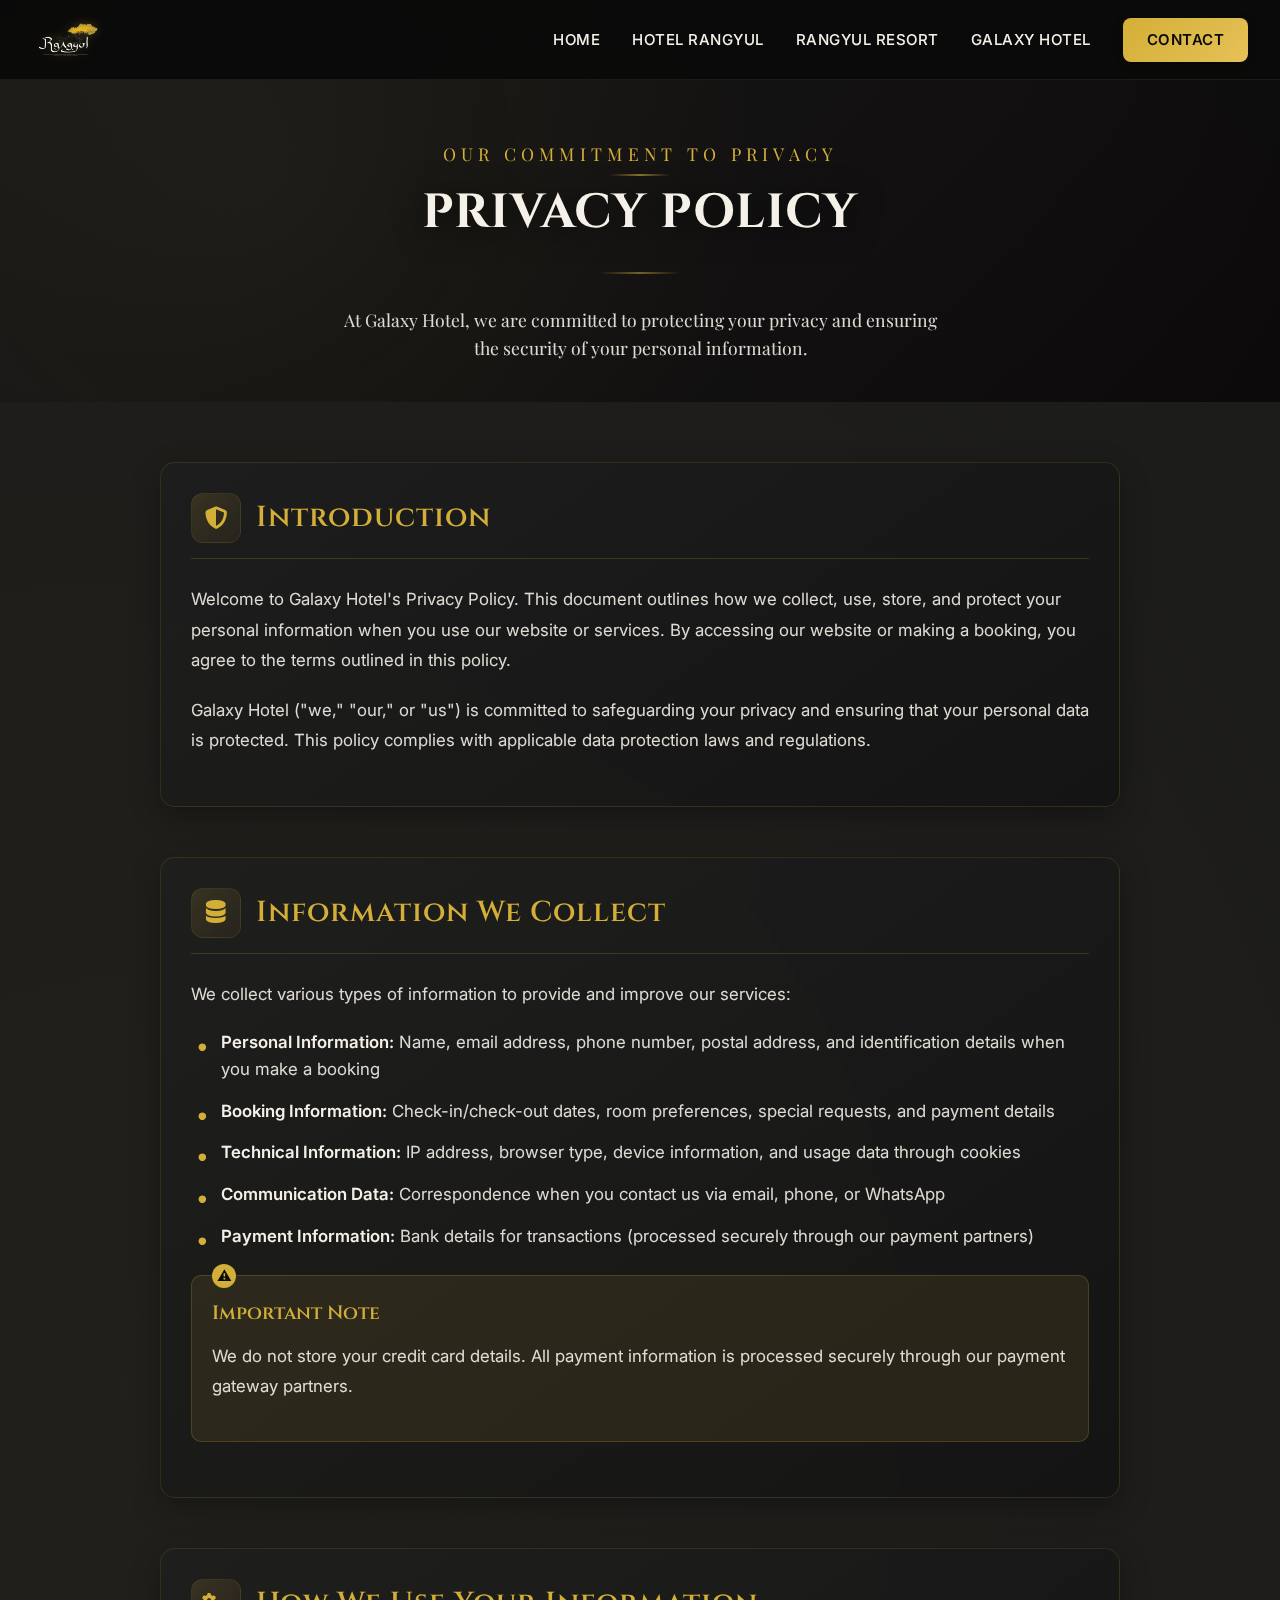
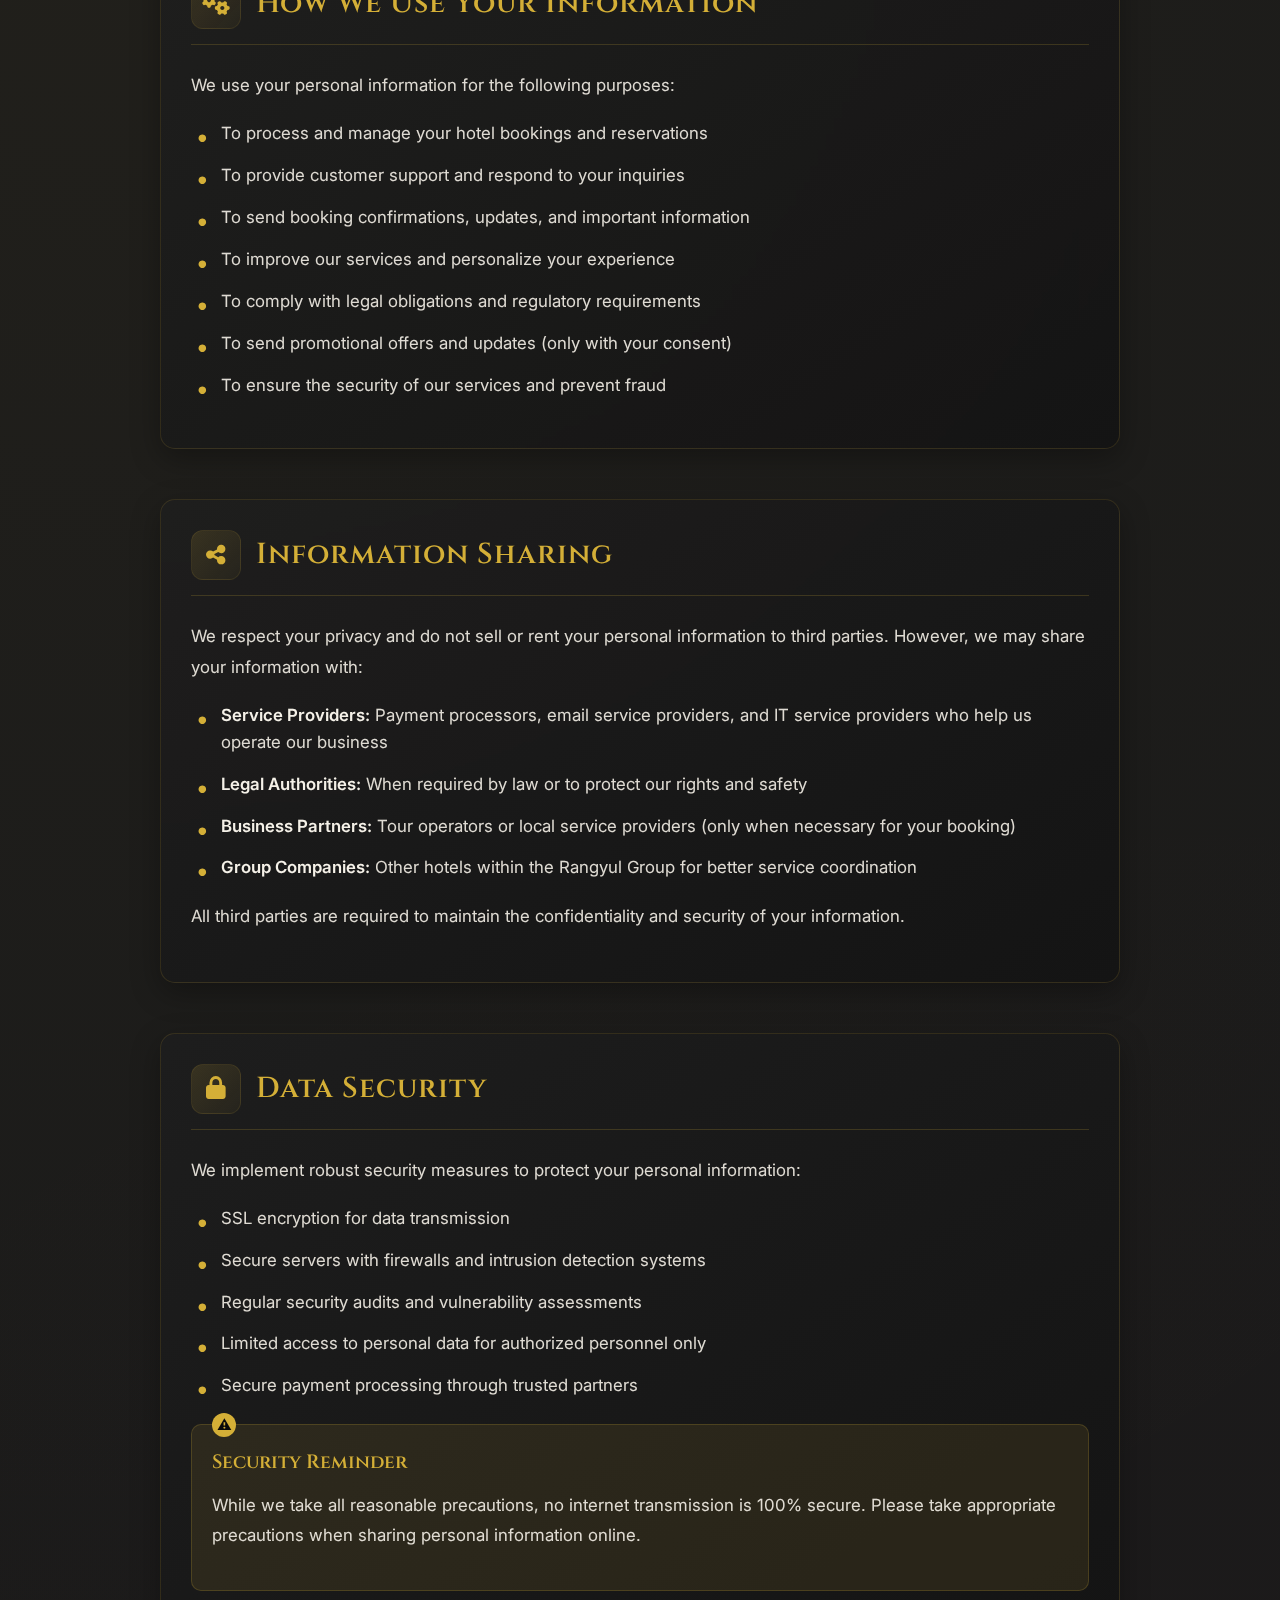
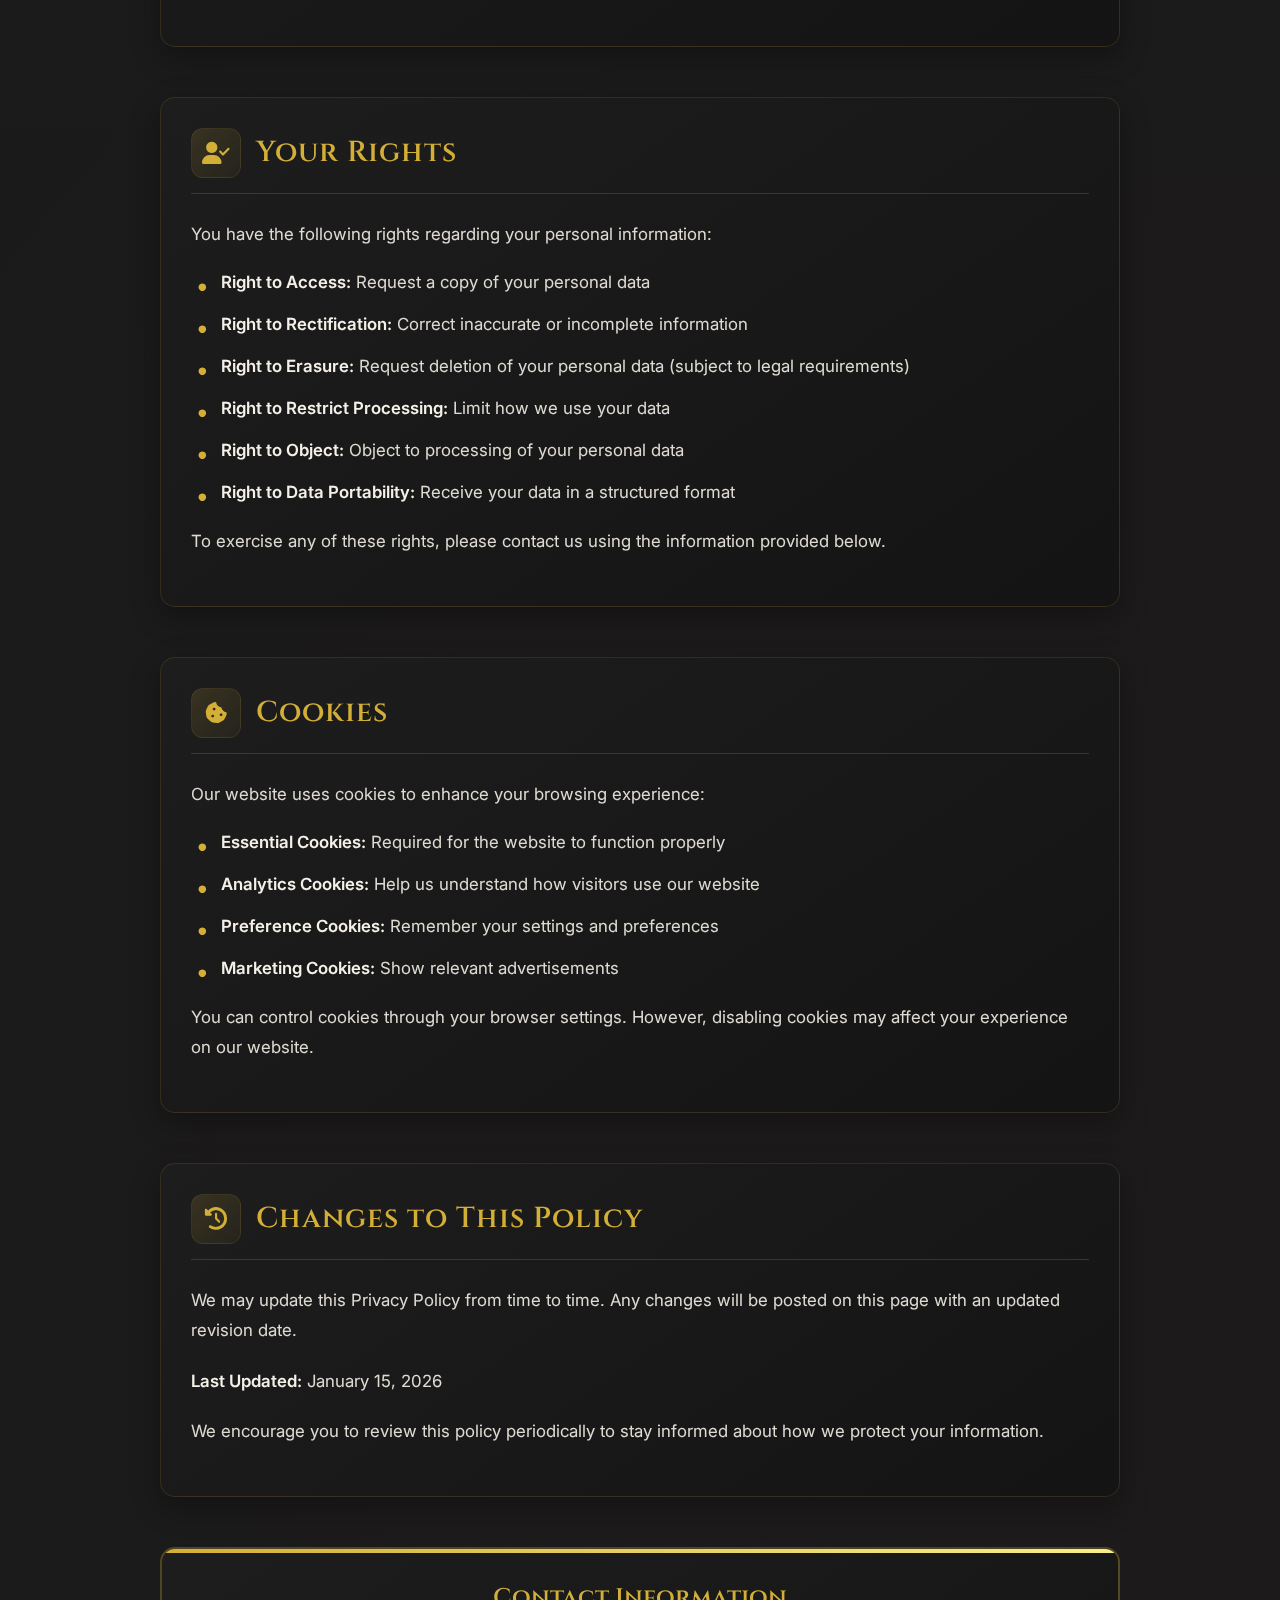
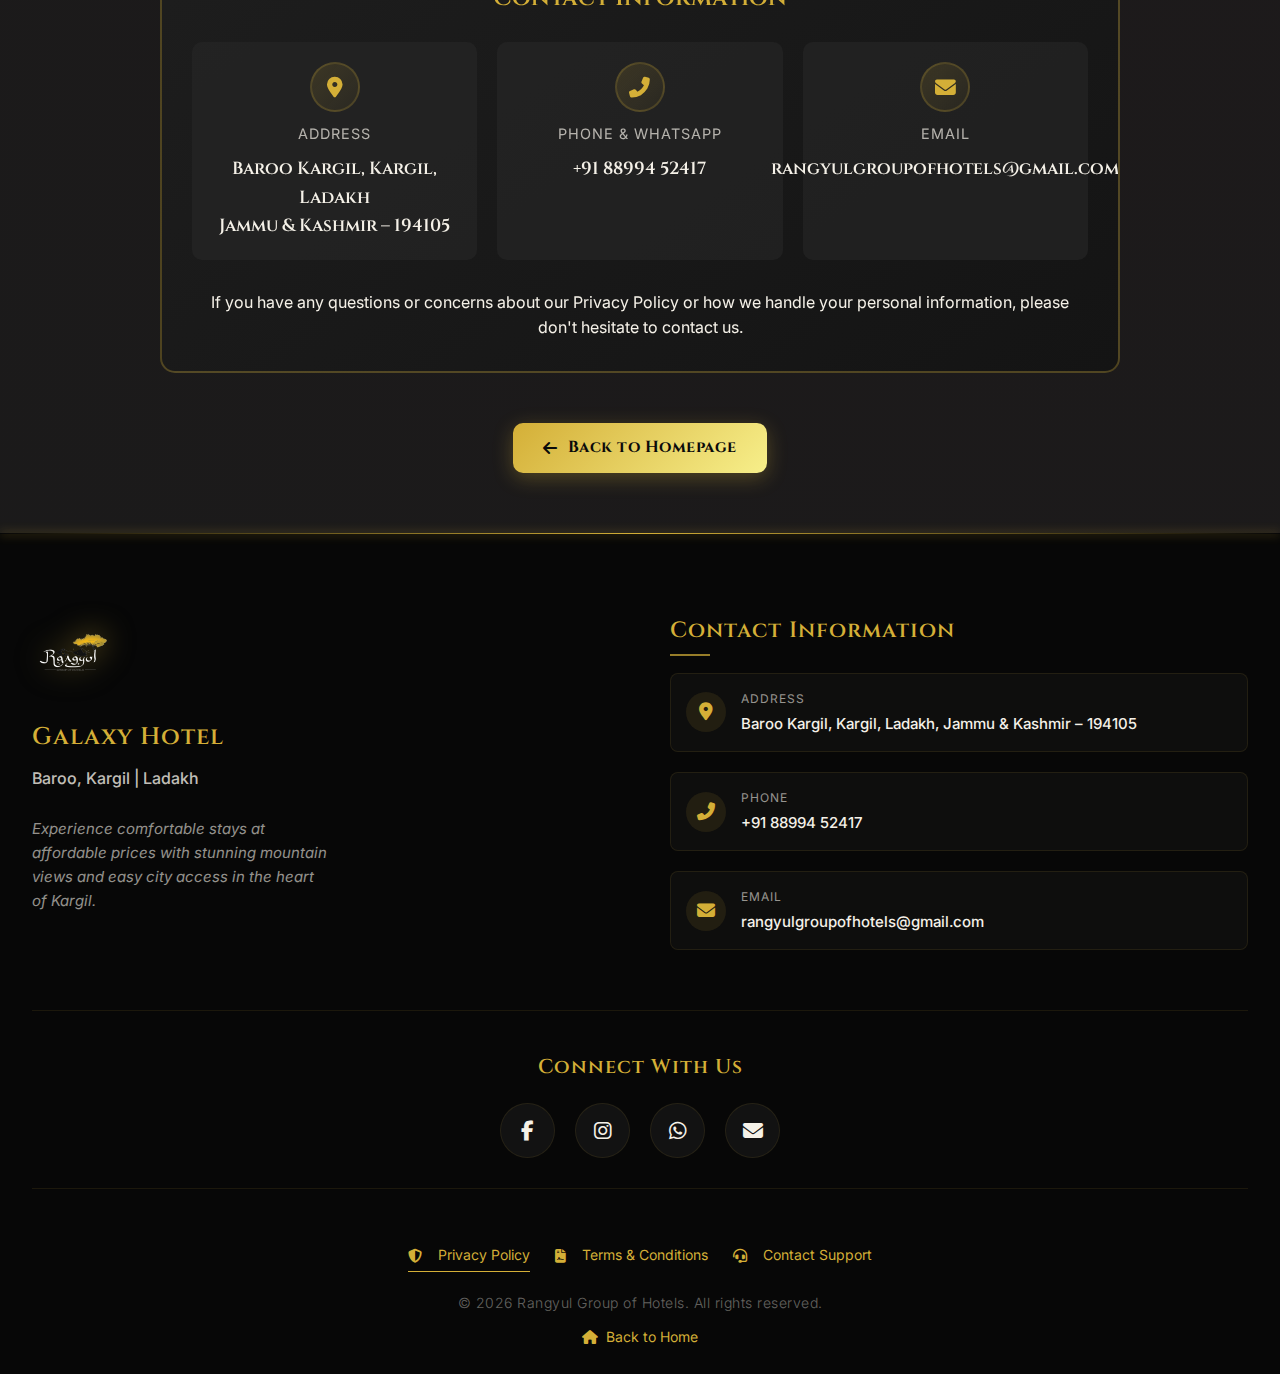
<file: privacy-policy.html>
<!DOCTYPE html>
<html lang="en">
<head>
    <meta charset="UTF-8">
    <meta name="viewport" content="width=device-width, initial-scale=1.0">
    <title>Privacy Policy | Galaxy Hotel | Rangyul Group of Hotels</title>
    <link rel="stylesheet" href="styles.css">
    <link rel="stylesheet" href="galaxy-hotel.css">
    <link rel="stylesheet" href="legal-styles.css">
    <link rel="preconnect" href="https://fonts.googleapis.com">
    <link rel="preconnect" href="https://fonts.gstatic.com" crossorigin>
    <link href="https://fonts.googleapis.com/css2?family=Cinzel:wght@400;500;600;700&family=Playfair+Display:wght@400;500;600&family=Inter:wght@300;400;500&display=swap" rel="stylesheet">
    <link rel="stylesheet" href="https://cdnjs.cloudflare.com/ajax/libs/font-awesome/6.4.0/css/all.min.css">
</head>
<body class="legal-page">
    <!-- Header -->
    <header class="header">
        <div class="nav-container">
            <a href="index.html" class="logo">
                <img src="images/logo.png" alt="Rangyul Group of Hotels Logo" class="logo-img">
            </a>
            
            <nav class="nav-menu">
                <a href="index.html" class="nav-link">Home</a>
                <a href="hotel-rangyul.html" class="nav-link">Hotel Rangyul</a>
                <a href="rangyul-resort.html" class="nav-link">Rangyul Resort</a>
                <a href="galaxy-hotel.html" class="nav-link">Galaxy Hotel</a>
                <a href="contact.html" class="nav-link nav-cta">Contact</a>
            </nav>
            
            <button class="mobile-menu-toggle" aria-label="Toggle mobile menu">
                <span></span>
                <span></span>
                <span></span>
            </button>
        </div>
    </header>

    <!-- Legal Header -->
    <section class="legal-header">
        <div class="legal-header-content">
            <div class="legal-header-pretext">OUR COMMITMENT TO PRIVACY</div>
            <h1 class="legal-header-title">PRIVACY POLICY</h1>
            <div class="legal-header-divider"></div>
            <p class="legal-header-subtitle">At Galaxy Hotel, we are committed to protecting your privacy and ensuring the security of your personal information.</p>
        </div>
    </section>

    <!-- Legal Content -->
    <section class="legal-content">
        <div class="legal-container">
            
            <!-- Introduction Section -->
            <div class="legal-section">
                <div class="section-header">
                    <div class="section-icon">
                        <i class="fas fa-shield-alt"></i>
                    </div>
                    <h2 class="section-title">Introduction</h2>
                </div>
                <div class="section-content">
                    <p>Welcome to Galaxy Hotel's Privacy Policy. This document outlines how we collect, use, store, and protect your personal information when you use our website or services. By accessing our website or making a booking, you agree to the terms outlined in this policy.</p>
                    
                    <p>Galaxy Hotel ("we," "our," or "us") is committed to safeguarding your privacy and ensuring that your personal data is protected. This policy complies with applicable data protection laws and regulations.</p>
                </div>
            </div>

            <!-- Information Collection Section -->
            <div class="legal-section">
                <div class="section-header">
                    <div class="section-icon">
                        <i class="fas fa-database"></i>
                    </div>
                    <h2 class="section-title">Information We Collect</h2>
                </div>
                <div class="section-content">
                    <p>We collect various types of information to provide and improve our services:</p>
                    
                    <ul class="legal-list">
                        <li><strong>Personal Information:</strong> Name, email address, phone number, postal address, and identification details when you make a booking</li>
                        <li><strong>Booking Information:</strong> Check-in/check-out dates, room preferences, special requests, and payment details</li>
                        <li><strong>Technical Information:</strong> IP address, browser type, device information, and usage data through cookies</li>
                        <li><strong>Communication Data:</strong> Correspondence when you contact us via email, phone, or WhatsApp</li>
                        <li><strong>Payment Information:</strong> Bank details for transactions (processed securely through our payment partners)</li>
                    </ul>
                    
                    <div class="highlight-box">
                        <h4 class="highlight-box-title">Important Note</h4>
                        <p>We do not store your credit card details. All payment information is processed securely through our payment gateway partners.</p>
                    </div>
                </div>
            </div>

            <!-- How We Use Information Section -->
            <div class="legal-section">
                <div class="section-header">
                    <div class="section-icon">
                        <i class="fas fa-cogs"></i>
                    </div>
                    <h2 class="section-title">How We Use Your Information</h2>
                </div>
                <div class="section-content">
                    <p>We use your personal information for the following purposes:</p>
                    
                    <ul class="legal-list">
                        <li>To process and manage your hotel bookings and reservations</li>
                        <li>To provide customer support and respond to your inquiries</li>
                        <li>To send booking confirmations, updates, and important information</li>
                        <li>To improve our services and personalize your experience</li>
                        <li>To comply with legal obligations and regulatory requirements</li>
                        <li>To send promotional offers and updates (only with your consent)</li>
                        <li>To ensure the security of our services and prevent fraud</li>
                    </ul>
                </div>
            </div>

            <!-- Information Sharing Section -->
            <div class="legal-section">
                <div class="section-header">
                    <div class="section-icon">
                        <i class="fas fa-share-alt"></i>
                    </div>
                    <h2 class="section-title">Information Sharing</h2>
                </div>
                <div class="section-content">
                    <p>We respect your privacy and do not sell or rent your personal information to third parties. However, we may share your information with:</p>
                    
                    <ul class="legal-list">
                        <li><strong>Service Providers:</strong> Payment processors, email service providers, and IT service providers who help us operate our business</li>
                        <li><strong>Legal Authorities:</strong> When required by law or to protect our rights and safety</li>
                        <li><strong>Business Partners:</strong> Tour operators or local service providers (only when necessary for your booking)</li>
                        <li><strong>Group Companies:</strong> Other hotels within the Rangyul Group for better service coordination</li>
                    </ul>
                    
                    <p>All third parties are required to maintain the confidentiality and security of your information.</p>
                </div>
            </div>

            <!-- Data Security Section -->
            <div class="legal-section">
                <div class="section-header">
                    <div class="section-icon">
                        <i class="fas fa-lock"></i>
                    </div>
                    <h2 class="section-title">Data Security</h2>
                </div>
                <div class="section-content">
                    <p>We implement robust security measures to protect your personal information:</p>
                    
                    <ul class="legal-list">
                        <li>SSL encryption for data transmission</li>
                        <li>Secure servers with firewalls and intrusion detection systems</li>
                        <li>Regular security audits and vulnerability assessments</li>
                        <li>Limited access to personal data for authorized personnel only</li>
                        <li>Secure payment processing through trusted partners</li>
                    </ul>
                    
                    <div class="highlight-box">
                        <h4 class="highlight-box-title">Security Reminder</h4>
                        <p>While we take all reasonable precautions, no internet transmission is 100% secure. Please take appropriate precautions when sharing personal information online.</p>
                    </div>
                </div>
            </div>

            <!-- Your Rights Section -->
            <div class="legal-section">
                <div class="section-header">
                    <div class="section-icon">
                        <i class="fas fa-user-check"></i>
                    </div>
                    <h2 class="section-title">Your Rights</h2>
                </div>
                <div class="section-content">
                    <p>You have the following rights regarding your personal information:</p>
                    
                    <ul class="legal-list">
                        <li><strong>Right to Access:</strong> Request a copy of your personal data</li>
                        <li><strong>Right to Rectification:</strong> Correct inaccurate or incomplete information</li>
                        <li><strong>Right to Erasure:</strong> Request deletion of your personal data (subject to legal requirements)</li>
                        <li><strong>Right to Restrict Processing:</strong> Limit how we use your data</li>
                        <li><strong>Right to Object:</strong> Object to processing of your personal data</li>
                        <li><strong>Right to Data Portability:</strong> Receive your data in a structured format</li>
                    </ul>
                    
                    <p>To exercise any of these rights, please contact us using the information provided below.</p>
                </div>
            </div>

            <!-- Cookies Section -->
            <div class="legal-section">
                <div class="section-header">
                    <div class="section-icon">
                        <i class="fas fa-cookie-bite"></i>
                    </div>
                    <h2 class="section-title">Cookies</h2>
                </div>
                <div class="section-content">
                    <p>Our website uses cookies to enhance your browsing experience:</p>
                    
                    <ul class="legal-list">
                        <li><strong>Essential Cookies:</strong> Required for the website to function properly</li>
                        <li><strong>Analytics Cookies:</strong> Help us understand how visitors use our website</li>
                        <li><strong>Preference Cookies:</strong> Remember your settings and preferences</li>
                        <li><strong>Marketing Cookies:</strong> Show relevant advertisements</li>
                    </ul>
                    
                    <p>You can control cookies through your browser settings. However, disabling cookies may affect your experience on our website.</p>
                </div>
            </div>

            <!-- Changes to Policy Section -->
            <div class="legal-section">
                <div class="section-header">
                    <div class="section-icon">
                        <i class="fas fa-history"></i>
                    </div>
                    <h2 class="section-title">Changes to This Policy</h2>
                </div>
                <div class="section-content">
                    <p>We may update this Privacy Policy from time to time. Any changes will be posted on this page with an updated revision date.</p>
                    
                    <p><strong>Last Updated:</strong> January 15, 2026</p>
                    
                    <p>We encourage you to review this policy periodically to stay informed about how we protect your information.</p>
                </div>
            </div>

            <!-- Contact Information -->
            <div class="contact-info-box">
                <h3 class="contact-info-title">Contact Information</h3>
                
                <div class="contact-details">
                    <div class="contact-item">
                        <div class="contact-icon">
                            <i class="fas fa-map-marker-alt"></i>
                        </div>
                        <span class="contact-label">Address</span>
                        <span class="contact-value">Baroo Kargil, Kargil, Ladakh<br>Jammu & Kashmir – 194105</span>
                    </div>
                    
                    <div class="contact-item">
                        <div class="contact-icon">
                            <i class="fas fa-phone-alt"></i>
                        </div>
                        <span class="contact-label">Phone & WhatsApp</span>
                        <span class="contact-value">
                            <a href="tel:+918899452417">+91 88994 52417</a>
                        </span>
                    </div>
                    
                    <div class="contact-item">
                        <div class="contact-icon">
                            <i class="fas fa-envelope"></i>
                        </div>
                        <span class="contact-label">Email</span>
                        <span class="contact-value">
                            <a href="mailto:rangyulgroupofhotels@gmail.com">rangyulgroupofhotels@gmail.com</a>
                        </span>
                    </div>
                </div>
                
                <p>If you have any questions or concerns about our Privacy Policy or how we handle your personal information, please don't hesitate to contact us.</p>
            </div>

            <!-- Back Button -->
            <div class="back-button-container">
                <a href="index.html" class="back-button">
                    <i class="fas fa-arrow-left"></i>
                    Back to Homepage
                </a>
            </div>
        </div>
    </section>

    <!-- Footer -->
    <footer class="footer">
        <div class="footer-divider"></div>
        <div class="container">
            <!-- Main Footer Content -->
            <div class="footer-main">
                <!-- Brand Column (Left) -->
                <div class="footer-brand">
                    <div class="footer-logo-container">
                        <img src="images/logo.png" alt="Rangyul Logo" class="footer-logo">
                    </div>
                    <h3 class="footer-brand-name">Galaxy Hotel</h3>
                    <p class="footer-location">Baroo, Kargil | Ladakh</p>
                    <p class="footer-tagline">Experience comfortable stays at affordable prices with stunning mountain views and easy city access in the heart of Kargil.</p>
                </div>
                
                <!-- Contact Column (Right) -->
                <div class="footer-contact">
                    <h4 class="footer-heading">Contact Information</h4>
                    <div class="contact-info-footer">
                        <div class="contact-item-footer">
                            <div class="contact-icon-footer">
                                <i class="fas fa-map-marker-alt"></i>
                            </div>
                            <div class="contact-details-footer">
                                <span class="contact-label-footer">Address</span>
                                <span class="contact-value-footer">Baroo Kargil, Kargil, Ladakh, Jammu & Kashmir – 194105</span>
                            </div>
                        </div>
                        
                        <div class="contact-item-footer">
                            <div class="contact-icon-footer">
                                <i class="fas fa-phone-alt"></i>
                            </div>
                            <div class="contact-details-footer">
                                <span class="contact-label-footer">Phone</span>
                                <a href="tel:+918899452417" class="contact-value-footer">+91 88994 52417</a>
                            </div>
                        </div>
                        
                        <div class="contact-item-footer">
                            <div class="contact-icon-footer">
                                <i class="fas fa-envelope"></i>
                            </div>
                            <div class="contact-details-footer">
                                <span class="contact-label-footer">Email</span>
                                <a href="mailto:rangyulgroupofhotels@gmail.com" class="contact-value-footer">rangyulgroupofhotels@gmail.com</a>
                            </div>
                        </div>
                    </div>
                </div>
            </div>
            
            <!-- Social Media Section (Center) -->
            <div class="footer-social-section">
                <h4 class="social-heading">Connect With Us</h4>
                <div class="social-icons-container">
                    <a href="https://www.facebook.com/profile.php?id=100063778661678" target="_blank" class="social-icon-footer" aria-label="Facebook">
                        <i class="fab fa-facebook-f"></i>
                    </a>
                    <a href="https://instagram.com/rangyulhotels" target="_blank" class="social-icon-footer" aria-label="Instagram">
                        <i class="fab fa-instagram"></i>
                    </a>
                    <a href="https://wa.me/918899452417" target="_blank" class="social-icon-footer" aria-label="WhatsApp">
                        <i class="fab fa-whatsapp"></i>
                    </a>
                    <a href="mailto:rangyulgroupofhotels@gmail.com" class="social-icon-footer" aria-label="Email">
                        <i class="fas fa-envelope"></i>
                    </a>
                </div>
            </div>
            
            <!-- Footer Bottom -->
            <div class="footer-bottom">
                <div class="legal-links-footer" style="display: flex; justify-content: center; gap: 25px; margin-bottom: 20px; flex-wrap: wrap;">
                    <a href="privacy-policy.html" style="color: var(--luxury-gold); font-size: 14px; text-decoration: none; position: relative; padding: 5px 0;">
                        <i class="fas fa-shield-alt" style="margin-right: 8px;"></i>
                        Privacy Policy
                        <span style="position: absolute; bottom: 0; left: 0; width: 100%; height: 1px; background: var(--luxury-gold);"></span>
                    </a>
                    <a href="terms-conditions.html" style="color: var(--luxury-gold); font-size: 14px; text-decoration: none; position: relative; padding: 5px 0;">
                        <i class="fas fa-file-contract" style="margin-right: 8px;"></i>
                        Terms & Conditions
                        <span style="position: absolute; bottom: 0; left: 0; width: 0; height: 1px; background: var(--luxury-gold); transition: width 0.3s ease;"></span>
                    </a>
                    <a href="contact.html" style="color: var(--luxury-gold); font-size: 14px; text-decoration: none; position: relative; padding: 5px 0;">
                        <i class="fas fa-headset" style="margin-right: 8px;"></i>
                        Contact Support
                        <span style="position: absolute; bottom: 0; left: 0; width: 0; height: 1px; background: var(--luxury-gold); transition: width 0.3s ease;"></span>
                    </a>
                </div>
                
                <p class="copyright">&copy; <span id="current-year">2026</span> Rangyul Group of Hotels. All rights reserved.</p>
                <p><a href="index.html" class="back-to-home"><i class="fas fa-home"></i> Back to Home</a></p>
            </div>
        </div>
    </footer>

    <!-- Back to Top Button -->
    <button class="back-to-top" id="backToTop" aria-label="Back to top">
        <i class="fas fa-chevron-up"></i>
    </button>

    <script src="script.js"></script>
    <script>
        // Simple JavaScript for current year and back to top
        document.addEventListener('DOMContentLoaded', function() {
            // Update current year
            document.getElementById('current-year').textContent = new Date().getFullYear();
            
            // Back to top button
            const backToTopBtn = document.getElementById('backToTop');
            if (backToTopBtn) {
                window.addEventListener('scroll', function() {
                    if (window.pageYOffset > 300) {
                        backToTopBtn.style.display = 'flex';
                        setTimeout(() => {
                            backToTopBtn.style.opacity = '1';
                        }, 10);
                    } else {
                        backToTopBtn.style.opacity = '0';
                        setTimeout(() => {
                            if (window.pageYOffset <= 300) {
                                backToTopBtn.style.display = 'none';
                            }
                        }, 300);
                    }
                });
                
                backToTopBtn.addEventListener('click', function() {
                    window.scrollTo({ top: 0, behavior: 'smooth' });
                });
            }
        });
    </script>
</body>
</html>
</file>
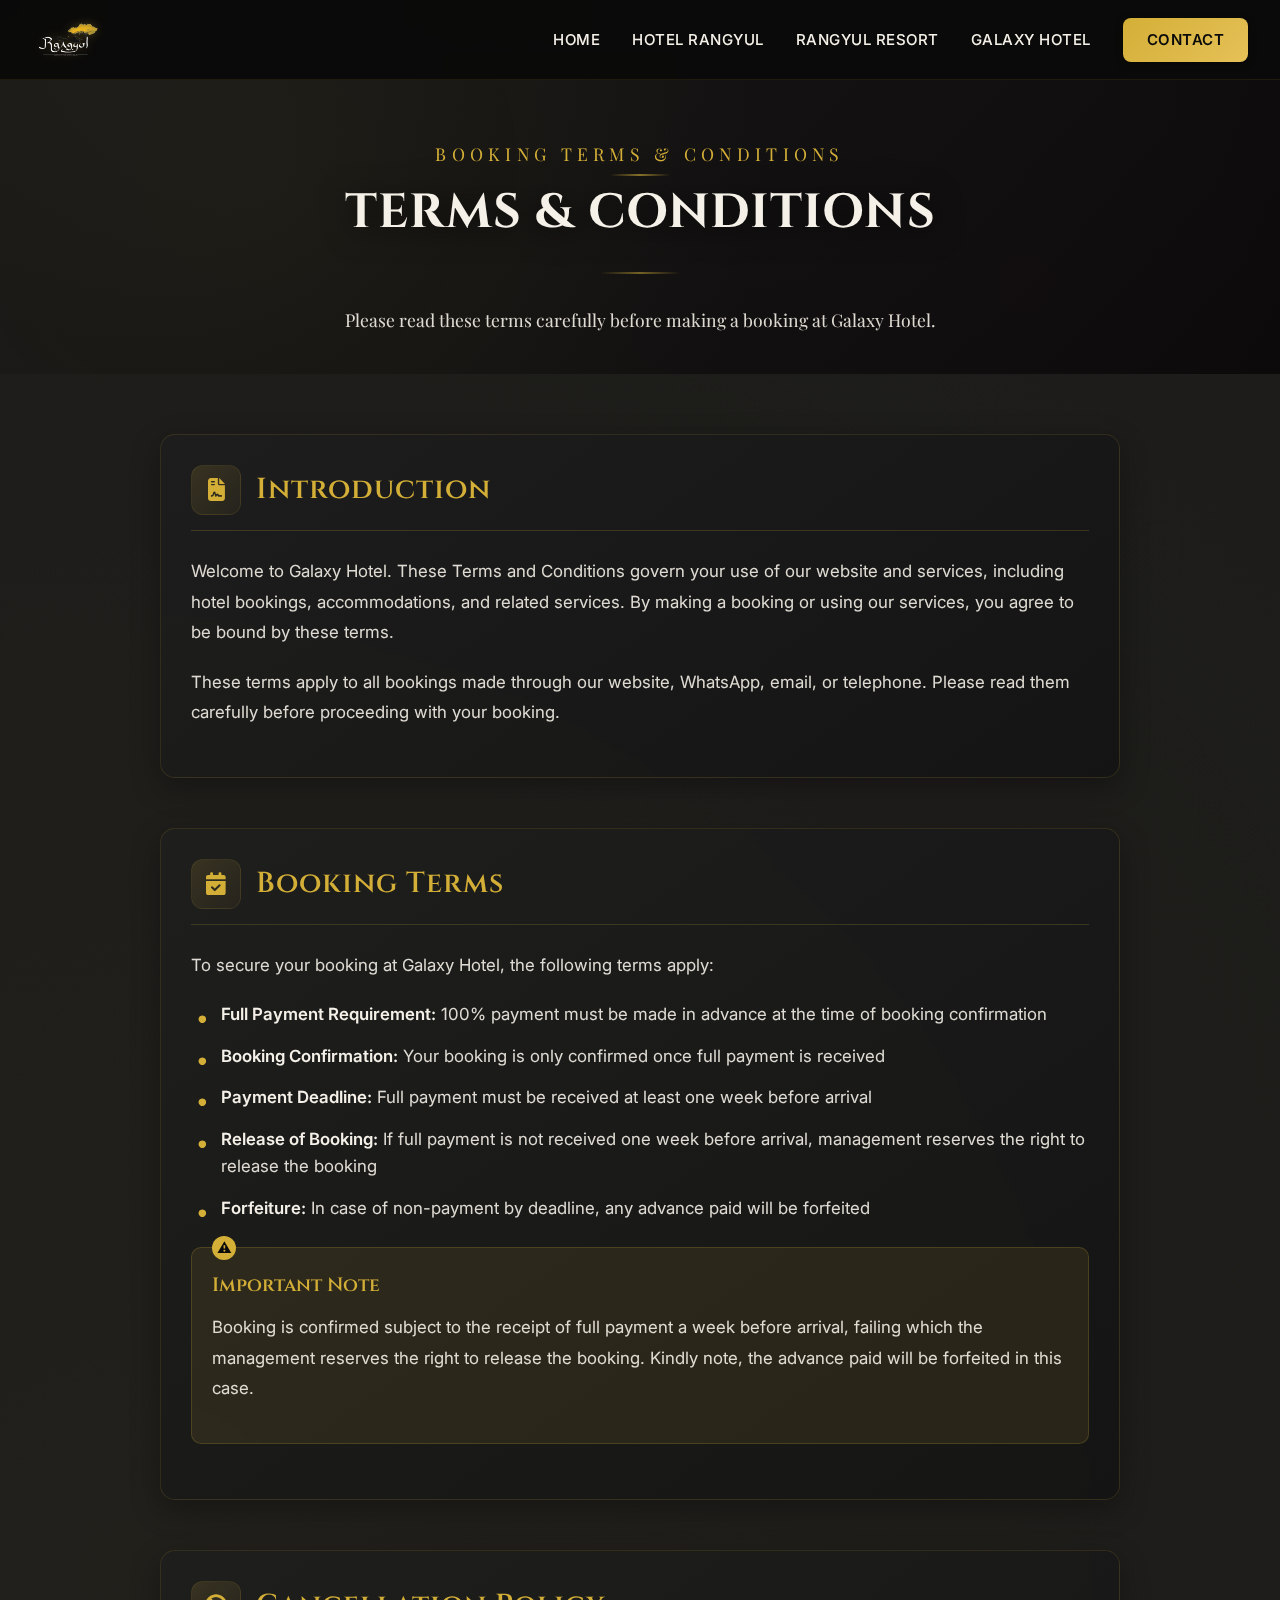
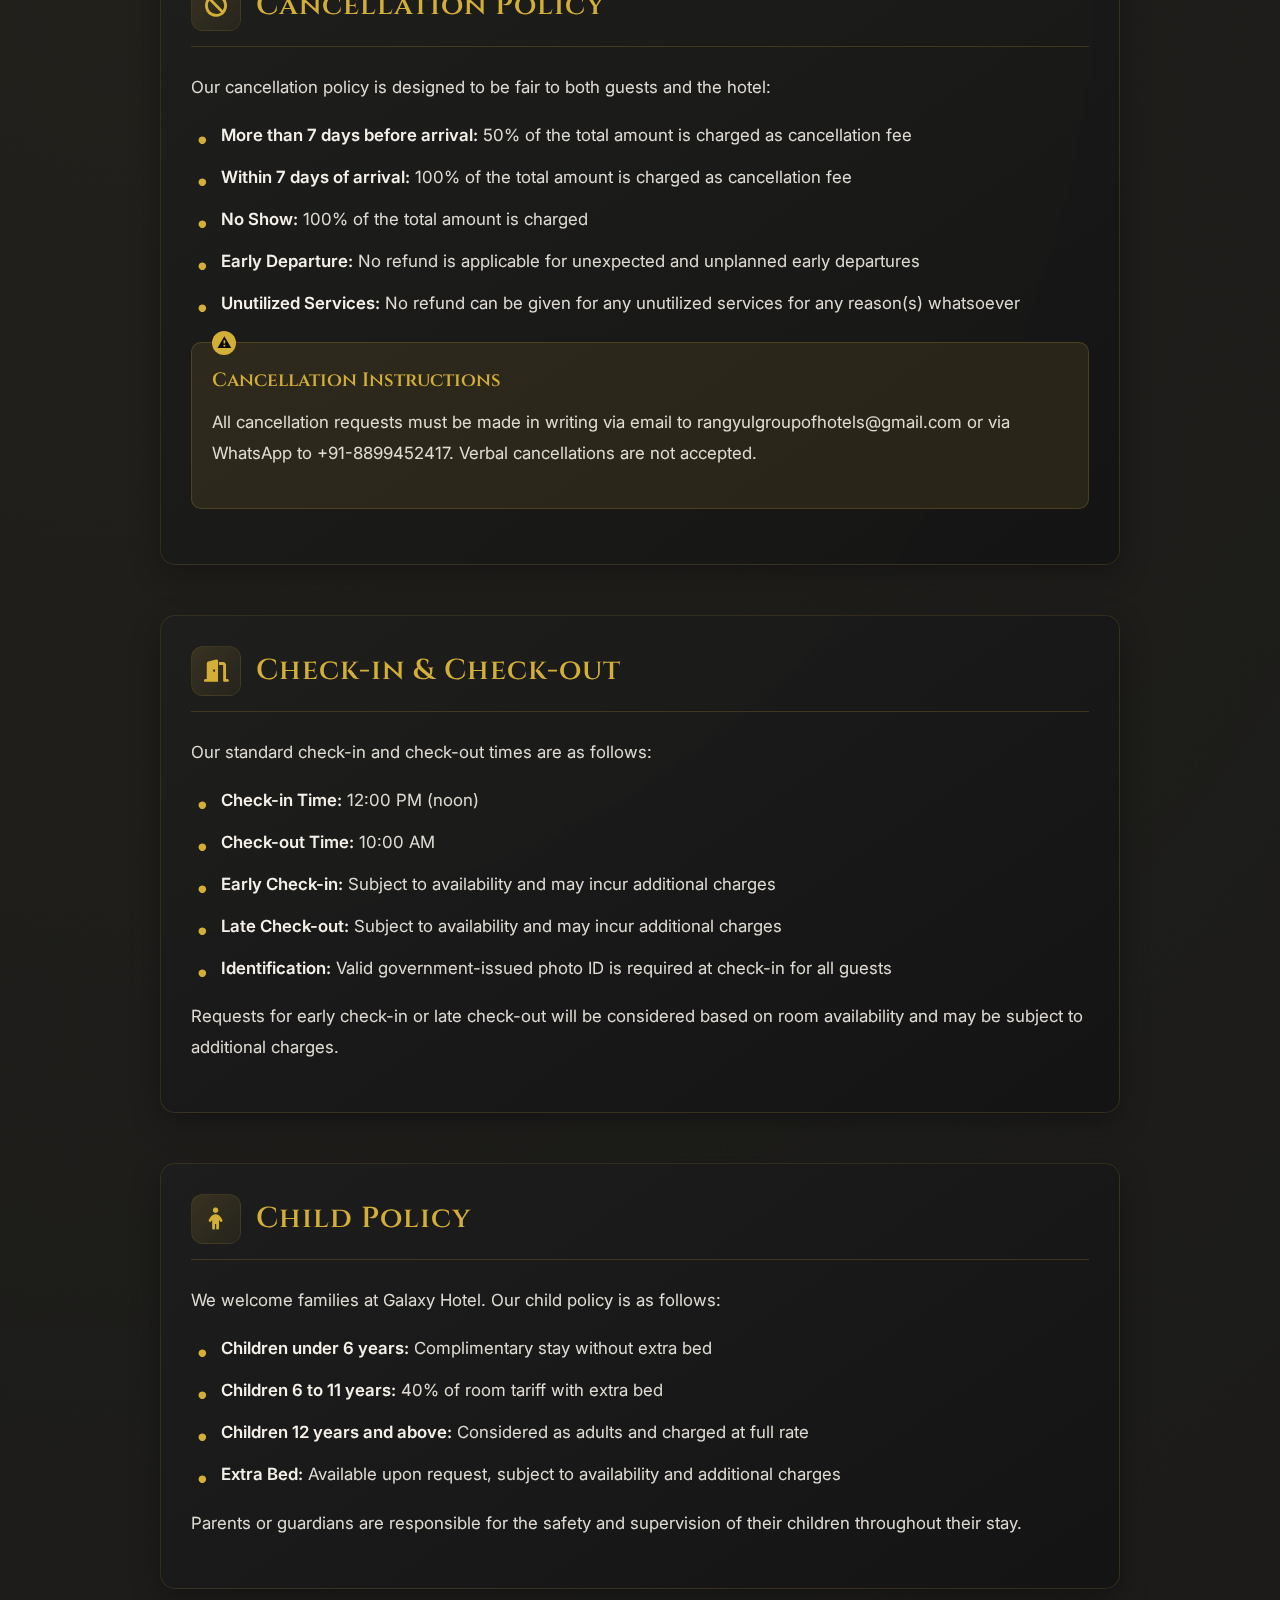
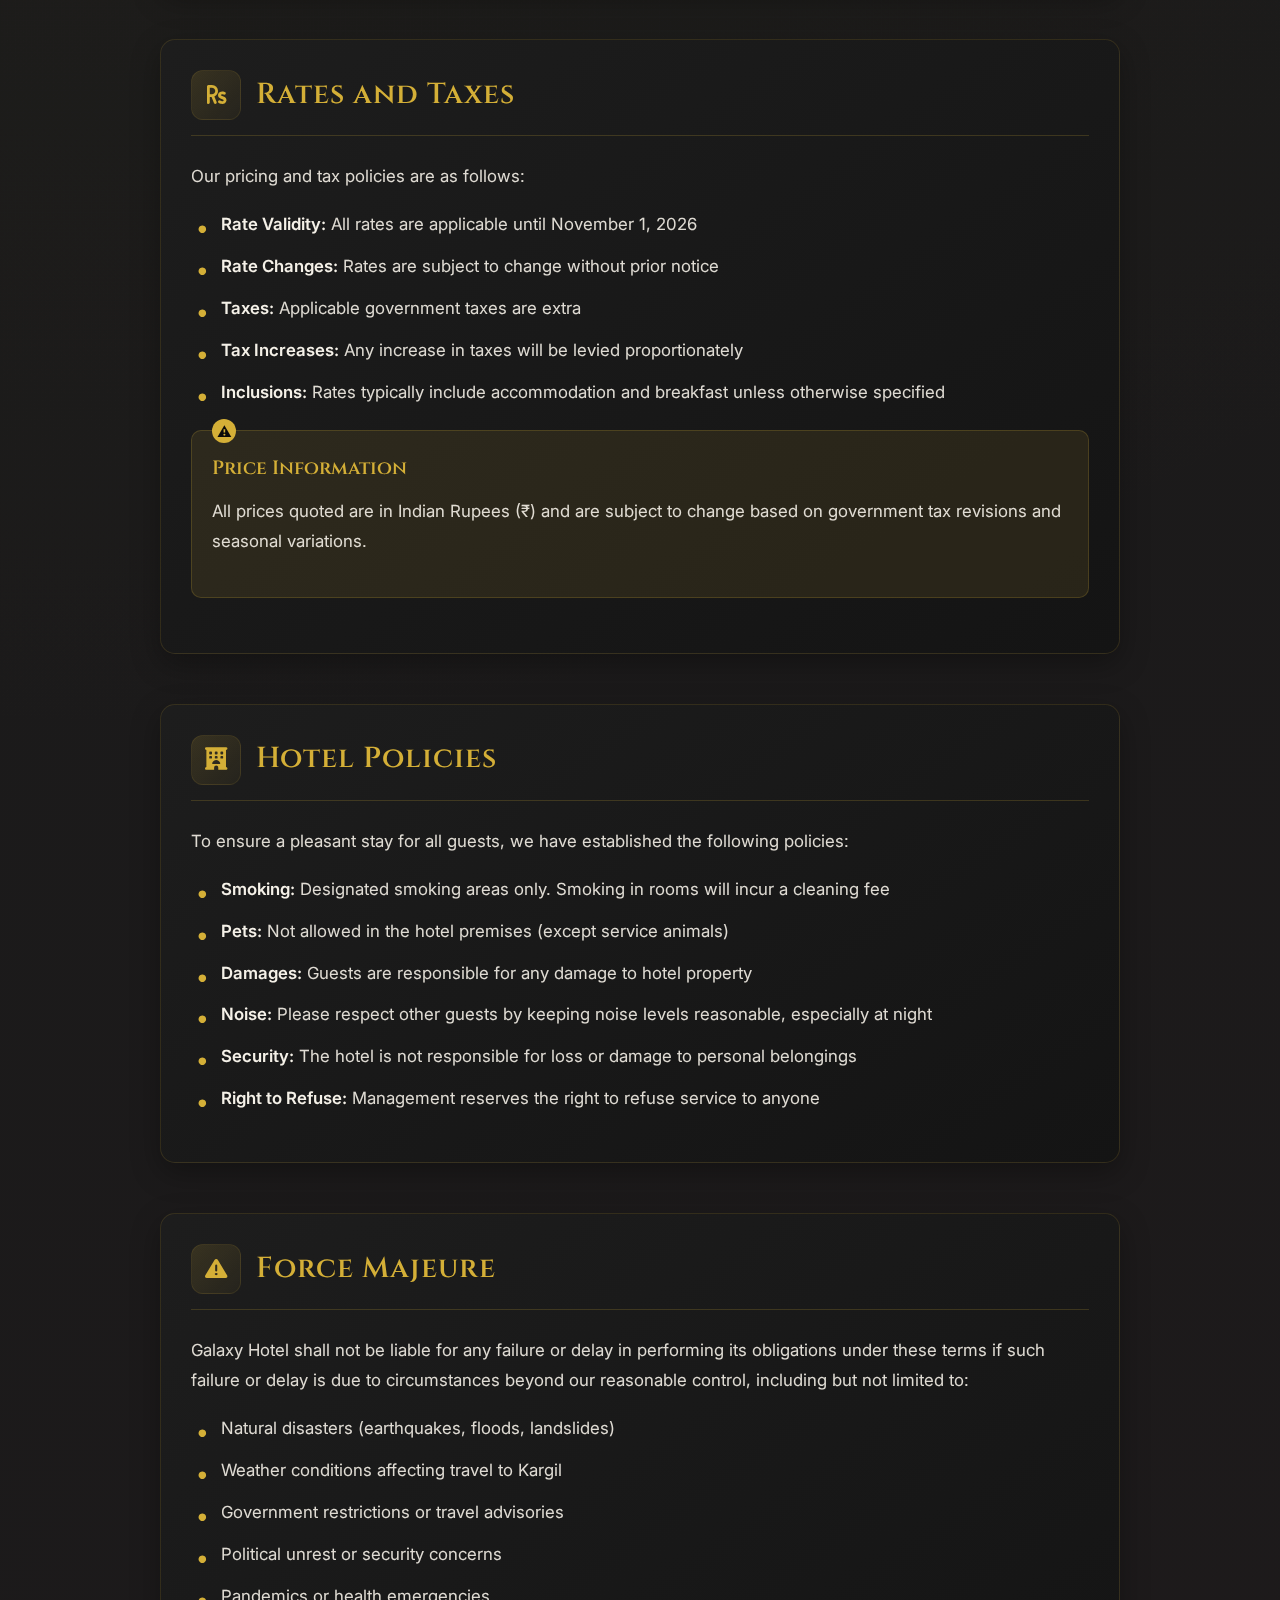
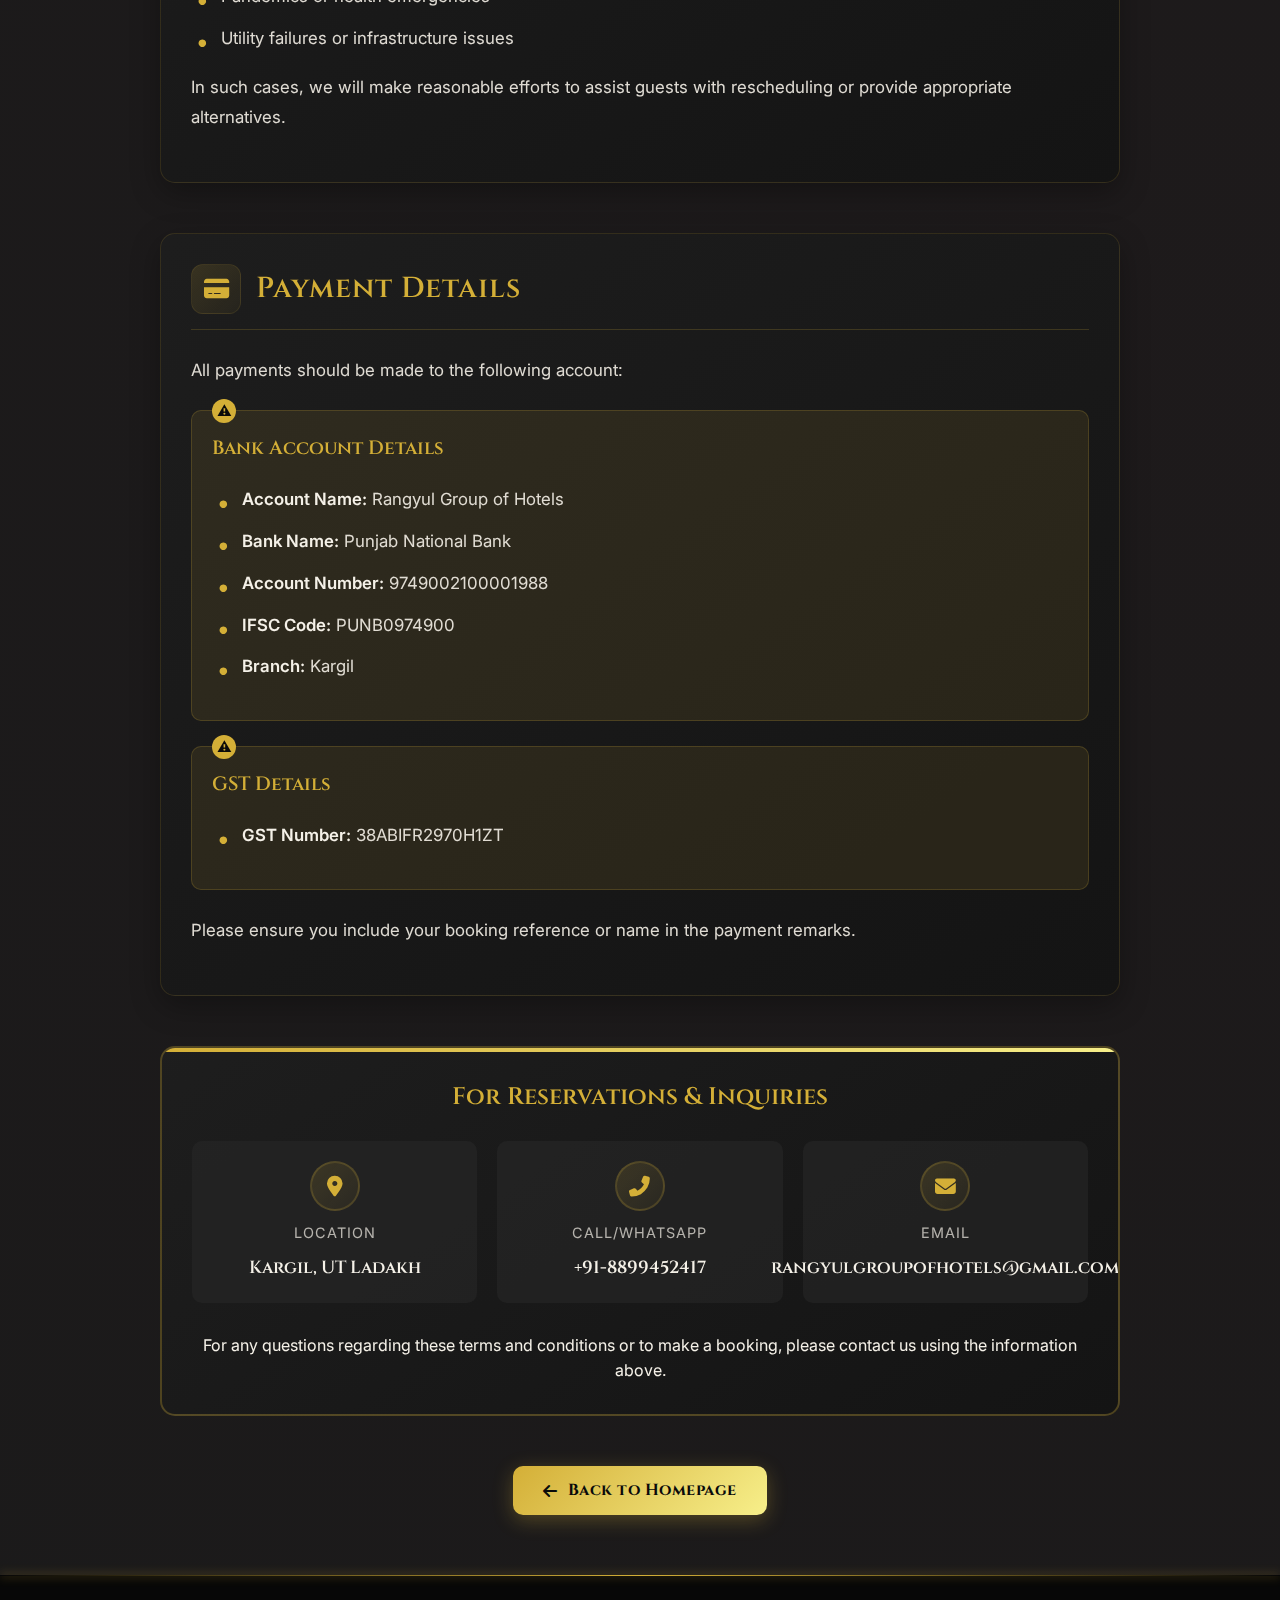
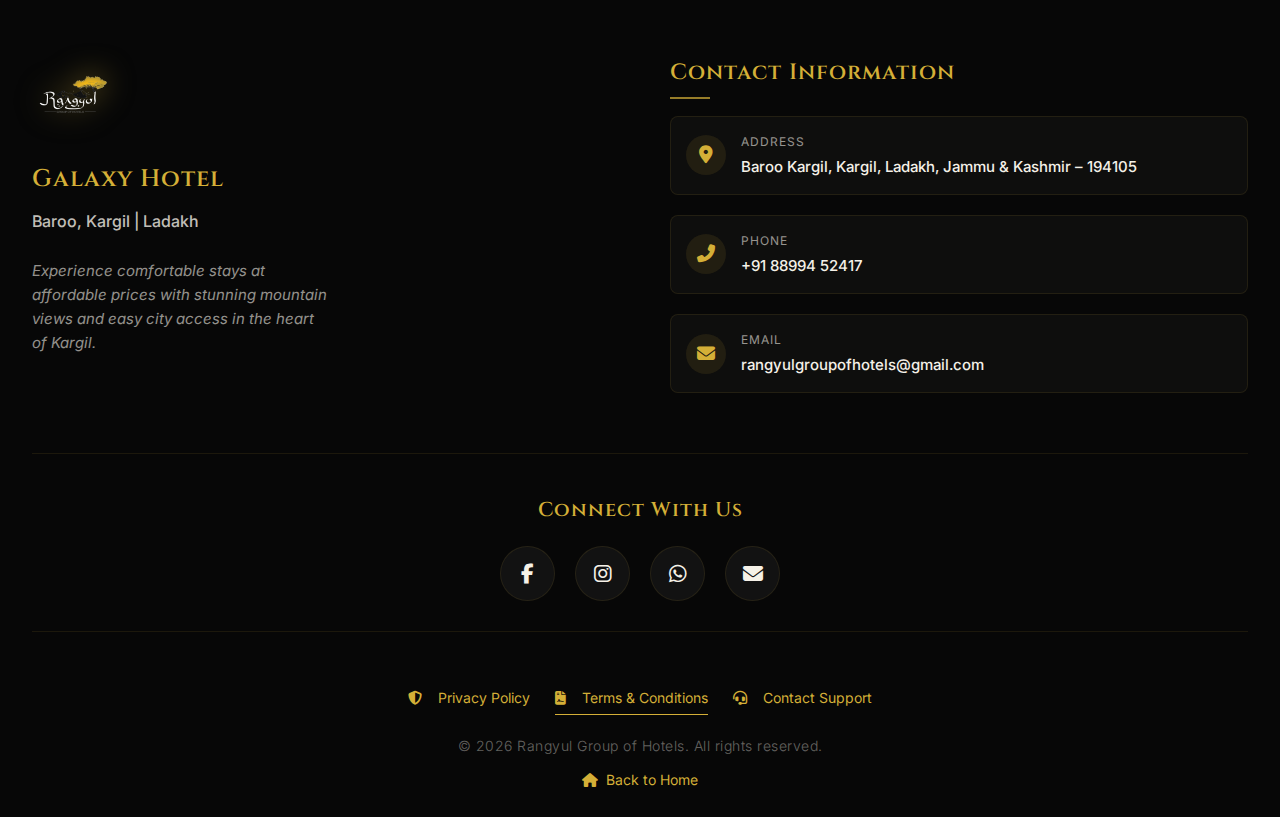
<file: terms-conditions.html>
<!DOCTYPE html>
<html lang="en">
<head>
    <meta charset="UTF-8">
    <meta name="viewport" content="width=device-width, initial-scale=1.0">
    <title>Terms & Conditions | Galaxy Hotel | Rangyul Group of Hotels</title>
    <link rel="stylesheet" href="styles.css">
    <link rel="stylesheet" href="galaxy-hotel.css">
    <link rel="stylesheet" href="legal-styles.css">
    <link rel="preconnect" href="https://fonts.googleapis.com">
    <link rel="preconnect" href="https://fonts.gstatic.com" crossorigin>
    <link href="https://fonts.googleapis.com/css2?family=Cinzel:wght@400;500;600;700&family=Playfair+Display:wght@400;500;600&family=Inter:wght@300;400;500&display=swap" rel="stylesheet">
    <link rel="stylesheet" href="https://cdnjs.cloudflare.com/ajax/libs/font-awesome/6.4.0/css/all.min.css">
</head>
<body class="legal-page">
    <!-- Header -->
    <header class="header">
        <div class="nav-container">
            <a href="index.html" class="logo">
                <img src="images/logo.png" alt="Rangyul Group of Hotels Logo" class="logo-img">
            </a>
            
            <nav class="nav-menu">
                <a href="index.html" class="nav-link">Home</a>
                <a href="hotel-rangyul.html" class="nav-link">Hotel Rangyul</a>
                <a href="rangyul-resort.html" class="nav-link">Rangyul Resort</a>
                <a href="galaxy-hotel.html" class="nav-link">Galaxy Hotel</a>
                <a href="contact.html" class="nav-link nav-cta">Contact</a>
            </nav>
            
            <button class="mobile-menu-toggle" aria-label="Toggle mobile menu">
                <span></span>
                <span></span>
                <span></span>
            </button>
        </div>
    </header>

    <!-- Legal Header -->
    <section class="legal-header">
        <div class="legal-header-content">
            <div class="legal-header-pretext">BOOKING TERMS & CONDITIONS</div>
            <h1 class="legal-header-title">TERMS & CONDITIONS</h1>
            <div class="legal-header-divider"></div>
            <p class="legal-header-subtitle">Please read these terms carefully before making a booking at Galaxy Hotel.</p>
        </div>
    </section>

    <!-- Legal Content -->
    <section class="legal-content">
        <div class="legal-container">
            
            <!-- Introduction Section -->
            <div class="legal-section">
                <div class="section-header">
                    <div class="section-icon">
                        <i class="fas fa-file-contract"></i>
                    </div>
                    <h2 class="section-title">Introduction</h2>
                </div>
                <div class="section-content">
                    <p>Welcome to Galaxy Hotel. These Terms and Conditions govern your use of our website and services, including hotel bookings, accommodations, and related services. By making a booking or using our services, you agree to be bound by these terms.</p>
                    
                    <p>These terms apply to all bookings made through our website, WhatsApp, email, or telephone. Please read them carefully before proceeding with your booking.</p>
                </div>
            </div>

            <!-- Booking Terms Section -->
            <div class="legal-section">
                <div class="section-header">
                    <div class="section-icon">
                        <i class="fas fa-calendar-check"></i>
                    </div>
                    <h2 class="section-title">Booking Terms</h2>
                </div>
                <div class="section-content">
                    <p>To secure your booking at Galaxy Hotel, the following terms apply:</p>
                    
                    <ul class="legal-list">
                        <li><strong>Full Payment Requirement:</strong> 100% payment must be made in advance at the time of booking confirmation</li>
                        <li><strong>Booking Confirmation:</strong> Your booking is only confirmed once full payment is received</li>
                        <li><strong>Payment Deadline:</strong> Full payment must be received at least one week before arrival</li>
                        <li><strong>Release of Booking:</strong> If full payment is not received one week before arrival, management reserves the right to release the booking</li>
                        <li><strong>Forfeiture:</strong> In case of non-payment by deadline, any advance paid will be forfeited</li>
                    </ul>
                    
                    <div class="highlight-box">
                        <h4 class="highlight-box-title">Important Note</h4>
                        <p>Booking is confirmed subject to the receipt of full payment a week before arrival, failing which the management reserves the right to release the booking. Kindly note, the advance paid will be forfeited in this case.</p>
                    </div>
                </div>
            </div>

            <!-- Cancellation Policy Section -->
            <div class="legal-section">
                <div class="section-header">
                    <div class="section-icon">
                        <i class="fas fa-ban"></i>
                    </div>
                    <h2 class="section-title">Cancellation Policy</h2>
                </div>
                <div class="section-content">
                    <p>Our cancellation policy is designed to be fair to both guests and the hotel:</p>
                    
                    <ul class="legal-list">
                        <li><strong>More than 7 days before arrival:</strong> 50% of the total amount is charged as cancellation fee</li>
                        <li><strong>Within 7 days of arrival:</strong> 100% of the total amount is charged as cancellation fee</li>
                        <li><strong>No Show:</strong> 100% of the total amount is charged</li>
                        <li><strong>Early Departure:</strong> No refund is applicable for unexpected and unplanned early departures</li>
                        <li><strong>Unutilized Services:</strong> No refund can be given for any unutilized services for any reason(s) whatsoever</li>
                    </ul>
                    
                    <div class="highlight-box">
                        <h4 class="highlight-box-title">Cancellation Instructions</h4>
                        <p>All cancellation requests must be made in writing via email to rangyulgroupofhotels@gmail.com or via WhatsApp to +91-8899452417. Verbal cancellations are not accepted.</p>
                    </div>
                </div>
            </div>

            <!-- Check-in/Check-out Section -->
            <div class="legal-section">
                <div class="section-header">
                    <div class="section-icon">
                        <i class="fas fa-door-open"></i>
                    </div>
                    <h2 class="section-title">Check-in & Check-out</h2>
                </div>
                <div class="section-content">
                    <p>Our standard check-in and check-out times are as follows:</p>
                    
                    <ul class="legal-list">
                        <li><strong>Check-in Time:</strong> 12:00 PM (noon)</li>
                        <li><strong>Check-out Time:</strong> 10:00 AM</li>
                        <li><strong>Early Check-in:</strong> Subject to availability and may incur additional charges</li>
                        <li><strong>Late Check-out:</strong> Subject to availability and may incur additional charges</li>
                        <li><strong>Identification:</strong> Valid government-issued photo ID is required at check-in for all guests</li>
                    </ul>
                    
                    <p>Requests for early check-in or late check-out will be considered based on room availability and may be subject to additional charges.</p>
                </div>
            </div>

            <!-- Child Policy Section -->
            <div class="legal-section">
                <div class="section-header">
                    <div class="section-icon">
                        <i class="fas fa-child"></i>
                    </div>
                    <h2 class="section-title">Child Policy</h2>
                </div>
                <div class="section-content">
                    <p>We welcome families at Galaxy Hotel. Our child policy is as follows:</p>
                    
                    <ul class="legal-list">
                        <li><strong>Children under 6 years:</strong> Complimentary stay without extra bed</li>
                        <li><strong>Children 6 to 11 years:</strong> 40% of room tariff with extra bed</li>
                        <li><strong>Children 12 years and above:</strong> Considered as adults and charged at full rate</li>
                        <li><strong>Extra Bed:</strong> Available upon request, subject to availability and additional charges</li>
                    </ul>
                    
                    <p>Parents or guardians are responsible for the safety and supervision of their children throughout their stay.</p>
                </div>
            </div>

            <!-- Rates and Taxes Section -->
            <div class="legal-section">
                <div class="section-header">
                    <div class="section-icon">
                        <i class="fas fa-rupee-sign"></i>
                    </div>
                    <h2 class="section-title">Rates and Taxes</h2>
                </div>
                <div class="section-content">
                    <p>Our pricing and tax policies are as follows:</p>
                    
                    <ul class="legal-list">
                        <li><strong>Rate Validity:</strong> All rates are applicable until November 1, 2026</li>
                        <li><strong>Rate Changes:</strong> Rates are subject to change without prior notice</li>
                        <li><strong>Taxes:</strong> Applicable government taxes are extra</li>
                        <li><strong>Tax Increases:</strong> Any increase in taxes will be levied proportionately</li>
                        <li><strong>Inclusions:</strong> Rates typically include accommodation and breakfast unless otherwise specified</li>
                    </ul>
                    
                    <div class="highlight-box">
                        <h4 class="highlight-box-title">Price Information</h4>
                        <p>All prices quoted are in Indian Rupees (₹) and are subject to change based on government tax revisions and seasonal variations.</p>
                    </div>
                </div>
            </div>

            <!-- Hotel Policies Section -->
            <div class="legal-section">
                <div class="section-header">
                    <div class="section-icon">
                        <i class="fas fa-hotel"></i>
                    </div>
                    <h2 class="section-title">Hotel Policies</h2>
                </div>
                <div class="section-content">
                    <p>To ensure a pleasant stay for all guests, we have established the following policies:</p>
                    
                    <ul class="legal-list">
                        <li><strong>Smoking:</strong> Designated smoking areas only. Smoking in rooms will incur a cleaning fee</li>
                        <li><strong>Pets:</strong> Not allowed in the hotel premises (except service animals)</li>
                        <li><strong>Damages:</strong> Guests are responsible for any damage to hotel property</li>
                        <li><strong>Noise:</strong> Please respect other guests by keeping noise levels reasonable, especially at night</li>
                        <li><strong>Security:</strong> The hotel is not responsible for loss or damage to personal belongings</li>
                        <li><strong>Right to Refuse:</strong> Management reserves the right to refuse service to anyone</li>
                    </ul>
                </div>
            </div>

            <!-- Force Majeure Section -->
            <div class="legal-section">
                <div class="section-header">
                    <div class="section-icon">
                        <i class="fas fa-exclamation-triangle"></i>
                    </div>
                    <h2 class="section-title">Force Majeure</h2>
                </div>
                <div class="section-content">
                    <p>Galaxy Hotel shall not be liable for any failure or delay in performing its obligations under these terms if such failure or delay is due to circumstances beyond our reasonable control, including but not limited to:</p>
                    
                    <ul class="legal-list">
                        <li>Natural disasters (earthquakes, floods, landslides)</li>
                        <li>Weather conditions affecting travel to Kargil</li>
                        <li>Government restrictions or travel advisories</li>
                        <li>Political unrest or security concerns</li>
                        <li>Pandemics or health emergencies</li>
                        <li>Utility failures or infrastructure issues</li>
                    </ul>
                    
                    <p>In such cases, we will make reasonable efforts to assist guests with rescheduling or provide appropriate alternatives.</p>
                </div>
            </div>

            <!-- Payment Details Section -->
            <div class="legal-section">
                <div class="section-header">
                    <div class="section-icon">
                        <i class="fas fa-credit-card"></i>
                    </div>
                    <h2 class="section-title">Payment Details</h2>
                </div>
                <div class="section-content">
                    <p>All payments should be made to the following account:</p>
                    
                    <div class="highlight-box">
                        <h4 class="highlight-box-title">Bank Account Details</h4>
                        <ul class="legal-list">
                            <li><strong>Account Name:</strong> Rangyul Group of Hotels</li>
                            <li><strong>Bank Name:</strong> Punjab National Bank</li>
                            <li><strong>Account Number:</strong> 9749002100001988</li>
                            <li><strong>IFSC Code:</strong> PUNB0974900</li>
                            <li><strong>Branch:</strong> Kargil</li>
                        </ul>
                    </div>
                    
                    <div class="highlight-box">
                        <h4 class="highlight-box-title">GST Details</h4>
                        <ul class="legal-list">
                            <li><strong>GST Number:</strong> 38ABIFR2970H1ZT</li>
                        </ul>
                    </div>
                    
                    <p>Please ensure you include your booking reference or name in the payment remarks.</p>
                </div>
            </div>

            <!-- Contact Information -->
            <div class="contact-info-box">
                <h3 class="contact-info-title">For Reservations & Inquiries</h3>
                
                <div class="contact-details">
                    <div class="contact-item">
                        <div class="contact-icon">
                            <i class="fas fa-map-marker-alt"></i>
                        </div>
                        <span class="contact-label">Location</span>
                        <span class="contact-value">Kargil, UT Ladakh</span>
                    </div>
                    
                    <div class="contact-item">
                        <div class="contact-icon">
                            <i class="fas fa-phone-alt"></i>
                        </div>
                        <span class="contact-label">Call/WhatsApp</span>
                        <span class="contact-value">
                            <a href="tel:+918899452417">+91-8899452417</a>
                        </span>
                    </div>
                    
                    <div class="contact-item">
                        <div class="contact-icon">
                            <i class="fas fa-envelope"></i>
                        </div>
                        <span class="contact-label">Email</span>
                        <span class="contact-value">
                            <a href="mailto:rangyulgroupofhotels@gmail.com">rangyulgroupofhotels@gmail.com</a>
                        </span>
                    </div>
                </div>
                
                <p>For any questions regarding these terms and conditions or to make a booking, please contact us using the information above.</p>
            </div>

            <!-- Back Button -->
            <div class="back-button-container">
                <a href="index.html" class="back-button">
                    <i class="fas fa-arrow-left"></i>
                    Back to Homepage
                </a>
            </div>
        </div>
    </section>

    <!-- Footer -->
    <footer class="footer">
        <div class="footer-divider"></div>
        <div class="container">
            <!-- Main Footer Content -->
            <div class="footer-main">
                <!-- Brand Column (Left) -->
                <div class="footer-brand">
                    <div class="footer-logo-container">
                        <img src="images/logo.png" alt="Rangyul Logo" class="footer-logo">
                    </div>
                    <h3 class="footer-brand-name">Galaxy Hotel</h3>
                    <p class="footer-location">Baroo, Kargil | Ladakh</p>
                    <p class="footer-tagline">Experience comfortable stays at affordable prices with stunning mountain views and easy city access in the heart of Kargil.</p>
                </div>
                
                <!-- Contact Column (Right) -->
                <div class="footer-contact">
                    <h4 class="footer-heading">Contact Information</h4>
                    <div class="contact-info-footer">
                        <div class="contact-item-footer">
                            <div class="contact-icon-footer">
                                <i class="fas fa-map-marker-alt"></i>
                            </div>
                            <div class="contact-details-footer">
                                <span class="contact-label-footer">Address</span>
                                <span class="contact-value-footer">Baroo Kargil, Kargil, Ladakh, Jammu & Kashmir – 194105</span>
                            </div>
                        </div>
                        
                        <div class="contact-item-footer">
                            <div class="contact-icon-footer">
                                <i class="fas fa-phone-alt"></i>
                            </div>
                            <div class="contact-details-footer">
                                <span class="contact-label-footer">Phone</span>
                                <a href="tel:+918899452417" class="contact-value-footer">+91 88994 52417</a>
                            </div>
                        </div>
                        
                        <div class="contact-item-footer">
                            <div class="contact-icon-footer">
                                <i class="fas fa-envelope"></i>
                            </div>
                            <div class="contact-details-footer">
                                <span class="contact-label-footer">Email</span>
                                <a href="mailto:rangyulgroupofhotels@gmail.com" class="contact-value-footer">rangyulgroupofhotels@gmail.com</a>
                            </div>
                        </div>
                    </div>
                </div>
            </div>
            
            <!-- Social Media Section (Center) -->
            <div class="footer-social-section">
                <h4 class="social-heading">Connect With Us</h4>
                <div class="social-icons-container">
                    <a href="https://www.facebook.com/profile.php?id=100063778661678" target="_blank" class="social-icon-footer" aria-label="Facebook">
                        <i class="fab fa-facebook-f"></i>
                    </a>
                    <a href="https://instagram.com/rangyulhotels" target="_blank" class="social-icon-footer" aria-label="Instagram">
                        <i class="fab fa-instagram"></i>
                    </a>
                    <a href="https://wa.me/918899452417" target="_blank" class="social-icon-footer" aria-label="WhatsApp">
                        <i class="fab fa-whatsapp"></i>
                    </a>
                    <a href="mailto:rangyulgroupofhotels@gmail.com" class="social-icon-footer" aria-label="Email">
                        <i class="fas fa-envelope"></i>
                    </a>
                </div>
            </div>
            
            <!-- Footer Bottom -->
            <div class="footer-bottom">
                <div class="legal-links-footer" style="display: flex; justify-content: center; gap: 25px; margin-bottom: 20px; flex-wrap: wrap;">
                    <a href="privacy-policy.html" style="color: var(--luxury-gold); font-size: 14px; text-decoration: none; position: relative; padding: 5px 0;">
                        <i class="fas fa-shield-alt" style="margin-right: 8px;"></i>
                        Privacy Policy
                        <span style="position: absolute; bottom: 0; left: 0; width: 0; height: 1px; background: var(--luxury-gold); transition: width 0.3s ease;"></span>
                    </a>
                    <a href="terms-conditions.html" style="color: var(--luxury-gold); font-size: 14px; text-decoration: none; position: relative; padding: 5px 0;">
                        <i class="fas fa-file-contract" style="margin-right: 8px;"></i>
                        Terms & Conditions
                        <span style="position: absolute; bottom: 0; left: 0; width: 100%; height: 1px; background: var(--luxury-gold);"></span>
                    </a>
                    <a href="contact.html" style="color: var(--luxury-gold); font-size: 14px; text-decoration: none; position: relative; padding: 5px 0;">
                        <i class="fas fa-headset" style="margin-right: 8px;"></i>
                        Contact Support
                        <span style="position: absolute; bottom: 0; left: 0; width: 0; height: 1px; background: var(--luxury-gold); transition: width 0.3s ease;"></span>
                    </a>
                </div>
                
                <p class="copyright">&copy; <span id="current-year">2026</span> Rangyul Group of Hotels. All rights reserved.</p>
                <p><a href="index.html" class="back-to-home"><i class="fas fa-home"></i> Back to Home</a></p>
            </div>
        </div>
    </footer>

    <!-- Back to Top Button -->
    <button class="back-to-top" id="backToTop" aria-label="Back to top">
        <i class="fas fa-chevron-up"></i>
    </button>

    <script src="script.js"></script>
    <script>
        // Simple JavaScript for current year and back to top
        document.addEventListener('DOMContentLoaded', function() {
            // Update current year
            document.getElementById('current-year').textContent = new Date().getFullYear();
            
            // Back to top button
            const backToTopBtn = document.getElementById('backToTop');
            if (backToTopBtn) {
                window.addEventListener('scroll', function() {
                    if (window.pageYOffset > 300) {
                        backToTopBtn.style.display = 'flex';
                        setTimeout(() => {
                            backToTopBtn.style.opacity = '1';
                        }, 10);
                    } else {
                        backToTopBtn.style.opacity = '0';
                        setTimeout(() => {
                            if (window.pageYOffset <= 300) {
                                backToTopBtn.style.display = 'none';
                            }
                        }, 300);
                    }
                });
                
                backToTopBtn.addEventListener('click', function() {
                    window.scrollTo({ top: 0, behavior: 'smooth' });
                });
            }
        });
    </script>
</body>
</html>
</file>
<file: styles.css>
:root {
  --luxury-black: #0a0a0a;
  --luxury-dark: #111111;
  --luxury-gray: #1a1a1a;
  --luxury-light-gray: #2a2a2a;
  --luxury-ivory: #f5f1e8;
  --luxury-gold: #d4af37;
  --luxury-gold-light: #e5c158;
  --luxury-gold-dark: #b8941f;
  --luxury-maroon: #8b1e3f;
  --luxury-navy: #1a2332;
  --luxury-green: #2d4a2d;
  
  --font-cinzel: 'Cinzel', Georgia, serif;
  --font-playfair: 'Playfair Display', Georgia, serif;
  --font-inter: 'Inter', -apple-system, BlinkMacSystemFont, 'Segoe UI', sans-serif;
  
  --container-max: 1280px;
  --section-padding: 100px;
  --section-padding-mobile: 60px;
  
  --transition-smooth: cubic-bezier(0.4, 0.0, 0.2, 1);
  --transition-fast: 0.3s;
  --transition-medium: 0.5s;
  --transition-slow: 0.8s;
  
  --shadow-small: 0 2px 8px rgba(0, 0, 0, 0.3);
  --shadow-medium: 0 4px 16px rgba(0, 0, 0, 0.4);
  --shadow-large: 0 8px 32px rgba(0, 0, 0, 0.5);
  --shadow-xlarge: 0 20px 60px rgba(0, 0, 0, 0.7);
  --shadow-gold: 0 0 20px rgba(212, 175, 55, 0.5);
  
  --radius-small: 4px;
  --radius-medium: 8px;
  --radius-large: 12px;
  --radius-xl: 16px;
  
  --z-header: 1000;
  --z-overlay: 900;
  --z-modal: 1100;
  --z-hero-slider: 1;
  --z-hero-overlay: 2;
  --z-hero-content: 3;
}

*, *::before, *::after {
  box-sizing: border-box;
  margin: 0;
  padding: 0;
}

html {
  scroll-behavior: smooth;
  -webkit-font-smoothing: antialiased;
  -moz-osx-font-smoothing: grayscale;
}

body {
  font-family: var(--font-inter);
  font-size: 16px;
  line-height: 1.6;
  color: var(--luxury-ivory);
  background-color: var(--luxury-black);
  overflow-x: hidden;
  position: relative;
}

body::before {
  content: '';
  position: fixed;
  top: 0;
  left: 0;
  width: 100%;
  height: 100%;
  background: 
    radial-gradient(circle at 20% 50%, rgba(212, 175, 55, 0.03) 0%, transparent 50%),
    radial-gradient(circle at 80% 20%, rgba(212, 175, 55, 0.02) 0%, transparent 50%),
    radial-gradient(circle at 40% 80%, rgba(139, 30, 63, 0.02) 0%, transparent 50%);
  z-index: -1;
  pointer-events: none;
}

img {
  max-width: 100%;
  height: auto;
  display: block;
}

a {
  text-decoration: none;
  color: inherit;
  transition: all var(--transition-fast) var(--transition-smooth);
}

button {
  font-family: inherit;
  border: none;
  background: none;
  cursor: pointer;
  transition: all var(--transition-fast) var(--transition-smooth);
}

input, select, textarea {
  font-family: inherit;
  border: none;
  outline: none;
  background: transparent;
}

ul, ol {
  list-style: none;
}

.scroll-progress {
  position: fixed;
  top: 0;
  left: 0;
  width: 0;
  height: 3px;
  background: linear-gradient(90deg, var(--luxury-gold), var(--luxury-gold-light));
  z-index: calc(var(--z-header) + 1);
  transition: width 0.1s ease-out;
  box-shadow: var(--shadow-gold);
}

.header {
  position: fixed;
  top: 0;
  left: 0;
  right: 0;
  height: 80px;
  z-index: var(--z-header);
  transition: all var(--transition-medium) var(--transition-smooth);
  background: rgba(10, 10, 10, 0.9);
  backdrop-filter: blur(10px);
  border-bottom: 1px solid rgba(212, 175, 55, 0.1);
  animation: slideDown 0.4s var(--transition-smooth);
}

@keyframes slideDown {
  from { transform: translateY(-100%); }
  to { transform: translateY(0); }
}

.header.scrolled {
  background: rgba(10, 10, 10, 0.95);
  box-shadow: var(--shadow-medium);
}

.nav-container {
  max-width: var(--container-max);
  margin: 0 auto;
  padding: 0 32px;
  height: 100%;
  display: flex;
  align-items: center;
  justify-content: space-between;
}

.logo {
  display: flex;
  align-items: center;
  transition: all var(--transition-fast) var(--transition-smooth);
}

.logo:hover {
  color: var(--luxury-gold-light);
  text-shadow: var(--shadow-gold);
}

.logo-img {
  height: 70px;
  width: auto;
  transition: all var(--transition-medium) var(--transition-smooth);
  filter: drop-shadow(0 0 5px rgba(212, 175, 55, 0.3));
  animation: logoPulse 3s ease-in-out infinite;
}

@keyframes logoPulse {
  0%, 100% { filter: drop-shadow(0 0 5px rgba(212, 175, 55, 0.3)); }
  50% { filter: drop-shadow(0 0 15px rgba(212, 175, 55, 0.7)); }
}

.logo:hover .logo-img {
  animation: logoPulseFast 1s ease-in-out infinite;
  filter: drop-shadow(0 0 20px rgba(212, 175, 55, 0.8));
}

@keyframes logoPulseFast {
  0%, 100% { filter: drop-shadow(0 0 10px rgba(212, 175, 55, 0.6)); }
  50% { filter: drop-shadow(0 0 25px rgba(212, 175, 55, 0.9)); }
}

.nav-menu {
  display: flex;
  gap: 32px;
  align-items: center;
}

.nav-link {
  color: var(--luxury-ivory);
  font-size: 15px;
  font-weight: 500;
  position: relative;
  padding: 8px 0;
  letter-spacing: 0.5px;
  text-transform: uppercase;
  font-family: var(--font-inter);
}

.nav-link::after {
  content: '';
  position: absolute;
  bottom: 0;
  left: 50%;
  width: 0;
  height: 2px;
  background: linear-gradient(90deg, transparent, var(--luxury-gold), transparent);
  transform: translateX(-50%);
  transition: width var(--transition-fast) var(--transition-smooth);
}

.nav-link:hover,
.nav-link.active {
  color: var(--luxury-gold);
  letter-spacing: 1px;
}

.nav-link:hover::after,
.nav-link.active::after {
  width: 100%;
}

.nav-cta {
  background: linear-gradient(135deg, var(--luxury-gold) 0%, var(--luxury-gold-light) 100%);
  color: var(--luxury-black);
  padding: 10px 24px;
  border-radius: var(--radius-medium);
  font-weight: 600;
  box-shadow: var(--shadow-small);
  border: none;
  cursor: pointer;
  display: inline-block;
}

.nav-cta:hover {
  transform: translateY(-2px);
  box-shadow: var(--shadow-medium);
  color: var(--luxury-black);
}

.nav-cta::after {
  display: none;
}

.mobile-menu-toggle {
  display: none;
  flex-direction: column;
  gap: 5px;
  background: transparent;
  padding: 8px;
  z-index: calc(var(--z-header) + 2);
}

.mobile-menu-toggle span {
  width: 28px;
  height: 3px;
  background: var(--luxury-gold);
  border-radius: 2px;
  transition: all var(--transition-fast) var(--transition-smooth);
}

.mobile-menu-toggle.active span:nth-child(1) {
  transform: rotate(45deg) translate(8px, 8px);
}

.mobile-menu-toggle.active span:nth-child(2) {
  opacity: 0;
}

.mobile-menu-toggle.active span:nth-child(3) {
  transform: rotate(-45deg) translate(7px, -7px);
}

.booking-modal {
  position: fixed;
  top: 0;
  left: 0;
  width: 100%;
  height: 100%;
  z-index: var(--z-modal);
  display: none;
  align-items: center;
  justify-content: center;
  padding: 20px;
}

.booking-modal.active {
  display: flex;
}

.modal-overlay {
  position: absolute;
  top: 0;
  left: 0;
  width: 100%;
  height: 100%;
  background: rgba(10, 10, 10, 0.95);
  backdrop-filter: blur(10px);
}

.modal-content {
  position: relative;
  background: var(--luxury-dark);
  border-radius: var(--radius-xl);
  width: 100%;
  max-width: 400px;
  max-height: 85vh;
  overflow-y: auto;
  box-shadow: var(--shadow-xlarge);
  border: 1px solid rgba(212, 175, 55, 0.2);
  animation: modalSlideUp 0.4s var(--transition-smooth);
}

@keyframes modalSlideUp {
  from {
    opacity: 0;
    transform: translateY(30px);
  }
  to {
    opacity: 1;
    transform: translateY(0);
  }
}

.modal-header {
  padding: 18px 20px;
  border-bottom: 1px solid rgba(212, 175, 55, 0.1);
  display: flex;
  align-items: center;
  justify-content: space-between;
  background: rgba(26, 26, 26, 0.8);
  border-radius: var(--radius-xl) var(--radius-xl) 0 0;
}

.modal-header h3 {
  font-family: var(--font-cinzel);
  font-size: 18px;
  color: var(--luxury-gold);
  display: flex;
  align-items: center;
  gap: 8px;
}

.modal-close {
  background: transparent;
  color: var(--luxury-ivory);
  font-size: 18px;
  width: 32px;
  height: 32px;
  display: flex;
  align-items: center;
  justify-content: center;
  border-radius: 50%;
  transition: all var(--transition-fast) var(--transition-smooth);
}

.modal-close:hover {
  background: rgba(212, 175, 55, 0.1);
  color: var(--luxury-gold);
  transform: rotate(90deg);
}

.modal-body {
  padding: 20px;
}

.modal-subtitle {
  color: rgba(245, 241, 232, 0.7);
  margin-bottom: 16px;
  text-align: center;
  font-size: 13px;
  line-height: 1.5;
}

#quickBookingForm {
  display: flex;
  flex-direction: column;
  gap: 14px;
}

.form-group {
  display: flex;
  flex-direction: column;
  gap: 5px;
}

.form-group label {
  color: var(--luxury-ivory);
  font-size: 12px;
  font-weight: 500;
  display: flex;
  align-items: center;
  gap: 6px;
}

.form-group label i {
  color: var(--luxury-gold);
  width: 14px;
  font-size: 12px;
}

.form-row {
  display: grid;
  grid-template-columns: 1fr 1fr;
  gap: 10px;
}

.booking-input {
  background: rgba(245, 241, 232, 0.05);
  border: 1px solid rgba(212, 175, 55, 0.15);
  border-radius: var(--radius-medium);
  padding: 10px 12px;
  color: var(--luxury-ivory);
  font-size: 13px;
  transition: all var(--transition-fast) var(--transition-smooth);
}

.booking-input option {
  background: var(--luxury-dark);
  color: var(--luxury-ivory);
}

.booking-input:focus {
  border-color: var(--luxury-gold);
  box-shadow: 0 0 0 3px rgba(212, 175, 55, 0.1);
  background: rgba(245, 241, 232, 0.08);
}

.booking-input::placeholder {
  color: rgba(245, 241, 232, 0.5);
}

textarea.booking-input {
  resize: vertical;
  min-height: 65px;
}

.booking-submit-btn {
  background: linear-gradient(135deg, #25D366 0%, #128C7E 100%);
  color: white;
  padding: 12px;
  border-radius: var(--radius-medium);
  font-weight: 700;
  font-size: 14px;
  display: flex;
  align-items: center;
  justify-content: center;
  gap: 6px;
  margin-top: 6px;
  transition: all var(--transition-fast) var(--transition-smooth);
  border: none;
  cursor: pointer;
}

.booking-submit-btn:hover {
  transform: translateY(-3px);
  box-shadow: 0 10px 25px rgba(37, 211, 102, 0.3);
}

.modal-note {
  color: rgba(245, 241, 232, 0.6);
  font-size: 11px;
  text-align: center;
  margin-top: 10px;
  display: flex;
  align-items: center;
  justify-content: center;
  gap: 5px;
  line-height: 1.4;
}

.modal-note i {
  color: var(--luxury-gold);
  font-size: 11px;
}

.hero {
  position: relative;
  height: 100vh;
  min-height: 700px;
  overflow: hidden;
}

.hero-slider {
  position: absolute;
  top: 0;
  left: 0;
  width: 100%;
  height: 100%;
  z-index: var(--z-hero-slider);
}

.hero-slide {
  position: absolute;
  top: 0;
  left: 0;
  width: 100%;
  height: 100%;
  background-size: cover;
  background-position: center;
  background-repeat: no-repeat;
  opacity: 0;
  transition: opacity 1.5s ease-in-out;
  transform: scale(1);
}

.hero-slide.active {
  opacity: 1;
}

.hero-overlay {
  position: absolute;
  top: 0;
  left: 0;
  width: 100%;
  height: 100%;
  background: linear-gradient(
    to bottom,
    rgba(10, 10, 10, 0.6) 0%,
    rgba(10, 10, 10, 0.4) 30%,
    rgba(10, 10, 10, 0.5) 70%,
    rgba(10, 10, 10, 0.9) 100%
  );
  z-index: var(--z-hero-overlay);
}

.hero-content {
  position: relative;
  z-index: var(--z-hero-content);
  text-align: center;
  color: var(--luxury-ivory);
  padding: 0 24px;
  width: 100%;
  max-width: 1200px;
  margin: 0 auto;
  display: flex;
  flex-direction: column;
  align-items: center;
  justify-content: center;
  height: 100%;
  min-height: 100vh;
}

.hero-title {
  display: flex;
  flex-direction: column;
  align-items: center;
  animation: heroFadeIn 1.2s var(--transition-smooth) 0.3s both;
}

@keyframes heroFadeIn {
  from {
    opacity: 0;
    transform: translateY(30px);
  }
  to {
    opacity: 1;
    transform: translateY(0);
  }
}

.hero-pretext {
  font-family: var(--font-playfair);
  font-size: 1.125rem;
  font-weight: 400;
  letter-spacing: 0.5em;
  text-transform: uppercase;
  color: var(--luxury-gold);
  margin-bottom: 1rem;
  opacity: 0.9;
  animation: fadeInUp 0.8s var(--transition-smooth) 0.4s both;
  text-shadow: 0 2px 4px rgba(0, 0, 0, 0.5);
}

@keyframes fadeInUp {
  from {
    opacity: 0;
    transform: translateY(20px);
  }
  to {
    opacity: 1;
    transform: translateY(0);
  }
}

.hero-brand {
  display: flex;
  flex-direction: column;
  align-items: center;
  margin-bottom: 2rem;
  animation: fadeInUp 0.8s var(--transition-smooth) 0.6s both;
}

.hero-brand-part {
  font-family: var(--font-cinzel);
  font-size: 5rem;
  font-weight: 400;
  color: var(--luxury-ivory);
  line-height: 0.9;
  text-shadow: 
    0 4px 20px rgba(0, 0, 0, 0.6),
    0 0 40px rgba(212, 175, 55, 0.2);
  position: relative;
  display: inline-block;
  margin-bottom: 0.25rem;
}

.hero-brand-part::after {
  content: '';
  position: absolute;
  bottom: -0.5rem;
  left: 50%;
  transform: translateX(-50%);
  width: 120px;
  height: 2px;
  background: linear-gradient(90deg, 
    transparent, 
    var(--luxury-gold), 
    var(--luxury-gold-light), 
    transparent);
  opacity: 0.6;
}

.hero-brand-sub {
  font-family: var(--font-playfair);
  font-size: 1.125rem;
  font-weight: 300;
  letter-spacing: 0.2em;
  text-transform: uppercase;
  color: rgba(245, 241, 232, 0.9);
  margin-top: 0.5rem;
  text-shadow: 0 2px 4px rgba(0, 0, 0, 0.5);
}

.hero-divider {
  width: 100px;
  height: 1px;
  background: linear-gradient(90deg, 
    transparent, 
    var(--luxury-gold), 
    var(--luxury-gold-light), 
    transparent);
  margin: 2rem auto;
  animation: expandWidth 1s var(--transition-smooth) 0.8s both;
}

@keyframes expandWidth {
  from {
    width: 0;
    opacity: 0;
  }
  to {
    width: 100px;
    opacity: 1;
  }
}

.hero-tagline-container {
  margin-bottom: 3rem;
  max-width: 800px;
  animation: fadeInUp 0.8s var(--transition-smooth) 1s both;
}

.hero-tagline {
  font-family: var(--font-playfair);
  font-size: 1.5rem;
  font-weight: 300;
  color: rgba(245, 241, 232, 0.95);
  line-height: 1.4;
  text-shadow: 0 2px 8px rgba(0, 0, 0, 0.5);
  padding: 0 1rem;
}

.hero-quick-book-btn {
  background: linear-gradient(135deg, var(--luxury-gold) 0%, var(--luxury-gold-light) 100%);
  color: var(--luxury-black);
  padding: 16px 40px;
  border-radius: var(--radius-medium);
  font-weight: 700;
  font-size: 16px;
  display: flex;
  align-items: center;
  gap: 12px;
  margin: 2rem 0 3rem;
  box-shadow: var(--shadow-medium);
  transition: all var(--transition-fast) var(--transition-smooth);
  border: none;
  cursor: pointer;
}

.hero-quick-book-btn:hover {
  transform: translateY(-3px);
  box-shadow: var(--shadow-large), 0 0 30px rgba(212, 175, 55, 0.4);
}

.hero-scroll-indicator {
  display: flex;
  flex-direction: column;
  align-items: center;
  gap: 0.75rem;
  animation: fadeIn 1s var(--transition-smooth) 1.2s both;
}

@keyframes fadeIn {
  from { opacity: 0; }
  to { opacity: 1; }
}

.scroll-mouse {
  width: 28px;
  height: 44px;
  border: 2px solid rgba(212, 175, 55, 0.4);
  border-radius: 14px;
  position: relative;
  animation: mouseFloat 2.5s ease-in-out infinite;
}

@keyframes mouseFloat {
  0%, 100% {
    transform: translateY(0);
    border-color: rgba(212, 175, 55, 0.4);
  }
  50% {
    transform: translateY(12px);
    border-color: rgba(212, 175, 55, 0.7);
  }
}

.scroll-wheel {
  width: 4px;
  height: 10px;
  background: var(--luxury-gold);
  border-radius: 2px;
  position: absolute;
  top: 10px;
  left: 50%;
  transform: translateX(-50%);
  animation: wheelScroll 2s ease-in-out infinite;
}

@keyframes wheelScroll {
  0% {
    opacity: 1;
    transform: translateX(-50%) translateY(0);
  }
  80% {
    opacity: 0;
    transform: translateX(-50%) translateY(20px);
  }
  100% {
    opacity: 0;
    transform: translateX(-50%) translateY(20px);
  }
}

.scroll-text {
  font-family: var(--font-inter);
  font-size: 0.75rem;
  color: rgba(212, 175, 55, 0.7);
  letter-spacing: 0.2em;
  text-transform: uppercase;
  font-weight: 400;
}

.section {
  padding: var(--section-padding) 0;
  position: relative;
}

.container {
  max-width: var(--container-max);
  margin: 0 auto;
  padding: 0 32px;
}

.section-header {
  text-align: center;
  margin-bottom: 60px;
}

.section-title {
  font-family: var(--font-cinzel);
  font-size: 48px;
  font-weight: 700;
  color: var(--luxury-gold);
  margin-bottom: 20px;
  letter-spacing: 1px;
  position: relative;
  display: inline-block;
}

.section-divider {
  width: 80px;
  height: 2px;
  background: linear-gradient(90deg, transparent, var(--luxury-gold), transparent);
  margin: 0 auto 20px;
}

.section-subtitle {
  font-family: var(--font-playfair);
  font-size: 20px;
  color: var(--luxury-ivory);
  opacity: 0.8;
  max-width: 700px;
  margin: 0 auto;
  line-height: 1.6;
  text-align: center;
}

.properties-section {
  background: linear-gradient(135deg, rgba(26, 26, 26, 0.9) 0%, rgba(17, 17, 17, 0.95) 100%);
  position: relative;
  overflow: hidden;
  border-top: 1px solid rgba(212, 175, 55, 0.1);
  border-bottom: 1px solid rgba(212, 175, 55, 0.1);
}

.properties-section::before {
  content: '';
  position: absolute;
  top: 0;
  left: 0;
  width: 100%;
  height: 100%;
  background-image: 
    radial-gradient(circle at 20% 30%, rgba(212, 175, 55, 0.03) 0%, transparent 50%),
    radial-gradient(circle at 80% 70%, rgba(139, 30, 63, 0.02) 0%, transparent 50%);
  pointer-events: none;
}

.properties-grid {
  display: flex;
  justify-content: center;
  align-items: stretch;
  gap: 40px;
  flex-wrap: wrap;
  position: relative;
  z-index: 2;
}

.property-card {
  flex: 1;
  min-width: 320px;
  max-width: 350px;
  background: rgba(26, 26, 26, 0.8);
  border-radius: var(--radius-xl);
  overflow: hidden;
  box-shadow: 
    0 10px 40px rgba(0, 0, 0, 0.6),
    inset 0 0 0 1px rgba(212, 175, 55, 0.1);
  transition: all 0.5s var(--transition-smooth);
  position: relative;
  display: block;
  border: 1px solid rgba(212, 175, 55, 0.05);
  backdrop-filter: blur(10px);
}

.property-card:hover {
  transform: translateY(-15px) scale(1.02);
  box-shadow: 
    0 20px 60px rgba(0, 0, 0, 0.8),
    0 0 40px rgba(212, 175, 55, 0.2),
    inset 0 0 0 1px rgba(212, 175, 55, 0.3);
  border-color: rgba(212, 175, 55, 0.3);
}

.property-image-container {
  position: relative;
  overflow: hidden;
  aspect-ratio: 4 / 3;
  border-radius: var(--radius-xl) var(--radius-xl) 0 0;
}

.property-slider {
  position: absolute;
  top: 0;
  left: 0;
  width: 100%;
  height: 100%;
  z-index: 1;
}

.property-slide {
  position: absolute;
  top: 0;
  left: 0;
  width: 100%;
  height: 100%;
  background-size: cover;
  background-position: center;
  background-repeat: no-repeat;
  opacity: 0;
  transition: opacity 0.8s ease-in-out;
  z-index: 1;
}

.property-slide.active {
  opacity: 1;
  z-index: 2;
}

.property-overlay {
  position: absolute;
  top: 0;
  left: 0;
  right: 0;
  bottom: 0;
  background: linear-gradient(to bottom, transparent 40%, rgba(10, 10, 10, 0.95) 100%);
  display: flex;
  align-items: flex-end;
  padding: 24px;
  z-index: 3;
  pointer-events: none;
}

.property-tag {
  background: linear-gradient(135deg, var(--luxury-gold) 0%, var(--luxury-gold-light) 100%);
  color: var(--luxury-black);
  padding: 8px 20px;
  border-radius: 20px;
  font-size: 12px;
  font-weight: 700;
  letter-spacing: 1.5px;
  text-transform: uppercase;
  display: inline-block;
  box-shadow: var(--shadow-medium);
  z-index: 4;
  position: relative;
  pointer-events: auto;
}

.property-glow {
  position: absolute;
  top: 0;
  left: 0;
  width: 100%;
  height: 100%;
  background: radial-gradient(circle at center, transparent 30%, rgba(212, 175, 55, 0.15) 70%, transparent 100%);
  opacity: 0;
  transition: opacity 0.5s var(--transition-smooth);
  pointer-events: none;
  z-index: 2;
  animation: propertyGlowPulse 3s ease-in-out infinite;
}

@keyframes propertyGlowPulse {
  0%, 100% {
    opacity: 0.3;
  }
  50% {
    opacity: 0.6;
  }
}

.property-card:hover .property-glow {
  opacity: 0.8;
  animation: propertyGlowPulseHover 2s ease-in-out infinite;
}

@keyframes propertyGlowPulseHover {
  0%, 100% {
    opacity: 0.6;
  }
  50% {
    opacity: 1;
  }
}

.property-content {
  padding: 32px;
  position: relative;
  z-index: 3;
  background: rgba(26, 26, 26, 0.9);
}

.property-name {
  font-family: var(--font-cinzel);
  font-size: 28px;
  font-weight: 700;
  color: var(--luxury-gold);
  margin-bottom: 8px;
  letter-spacing: 1px;
}

.property-location {
  font-size: 14px;
  color: var(--luxury-ivory);
  opacity: 0.8;
  margin-bottom: 16px;
  letter-spacing: 1px;
  text-transform: uppercase;
  display: flex;
  align-items: center;
  gap: 8px;
}

.property-location::before {
  content: '\f3c5';
  font-family: 'Font Awesome 6 Free';
  font-weight: 900;
  font-size: 14px;
  color: var(--luxury-ivory);
  opacity: 0.8;
}

.property-description {
  color: rgba(245, 241, 232, 0.7);
  line-height: 1.6;
  margin-bottom: 24px;
  font-size: 15px;
}

.property-button {
  display: inline-flex;
  align-items: center;
  gap: 10px;
  color: var(--luxury-gold);
  font-weight: 600;
  font-size: 15px;
  letter-spacing: 0.5px;
  text-transform: uppercase;
  transition: all var(--transition-fast) var(--transition-smooth);
}

.property-card:hover .property-button {
  gap: 15px;
  color: var(--luxury-gold-light);
}

.property-button i {
  transition: transform var(--transition-fast) var(--transition-smooth);
}

.property-card:hover .property-button i {
  transform: translateX(5px);
}

.presence-section {
    background: var(--luxury-dark);
    position: relative;
    padding: 100px 0;
    overflow: hidden;
}

.presence-section::before {
    content: '';
    position: absolute;
    top: 0;
    left: 0;
    width: 100%;
    height: 100%;
    background-image: 
        radial-gradient(circle at 10% 20%, rgba(212, 175, 55, 0.03) 0%, transparent 40%),
        radial-gradient(circle at 90% 80%, rgba(212, 175, 55, 0.02) 0%, transparent 40%),
        repeating-linear-gradient(45deg, transparent, transparent 1px, rgba(212, 175, 55, 0.01) 1px, rgba(212, 175, 55, 0.01) 2px);
    pointer-events: none;
    z-index: 1;
}

.presence-header {
    text-align: center;
    margin-bottom: 60px;
    position: relative;
    z-index: 2;
}

.presence-title {
    font-family: var(--font-cinzel);
    font-size: 42px;
    color: var(--luxury-gold);
    margin-bottom: 20px;
    letter-spacing: 1px;
    position: relative;
    display: inline-block;
}

.presence-title::after {
    content: '';
    position: absolute;
    bottom: -10px;
    left: 50%;
    transform: translateX(-50%);
    width: 80px;
    height: 2px;
    background: linear-gradient(90deg, transparent, var(--luxury-gold), transparent);
}

.presence-intro {
    font-family: var(--font-playfair);
    font-size: 18px;
    color: var(--luxury-ivory);
    line-height: 1.7;
    max-width: 900px;
    margin: 30px auto 0;
    opacity: 0.9;
    text-align: center;
}

.presence-content {
    position: relative;
    z-index: 2;
}

.presence-main-card {
    background: linear-gradient(135deg, rgba(26, 26, 26, 0.9) 0%, rgba(10, 10, 10, 0.95) 100%);
    border-radius: var(--radius-xl);
    border: 1px solid rgba(212, 175, 55, 0.15);
    box-shadow: var(--shadow-large);
    padding: 40px;
    margin-bottom: 50px;
    backdrop-filter: blur(10px);
    position: relative;
    overflow: hidden;
}

.presence-main-card::before {
    content: '';
    position: absolute;
    top: 0;
    left: 0;
    right: 0;
    height: 3px;
    background: linear-gradient(90deg, var(--luxury-gold), var(--luxury-gold-light), var(--luxury-gold));
}

.card-header {
    display: flex;
    align-items: center;
    gap: 20px;
    margin-bottom: 40px;
    padding-bottom: 20px;
    border-bottom: 1px solid rgba(212, 175, 55, 0.2);
}

.header-icon {
    color: var(--luxury-gold);
    font-size: 32px;
    background: rgba(212, 175, 55, 0.1);
    width: 70px;
    height: 70px;
    border-radius: 50%;
    display: flex;
    align-items: center;
    justify-content: center;
    flex-shrink: 0;
}

.card-header h3 {
    font-family: var(--font-cinzel);
    font-size: 28px;
    color: var(--luxury-gold);
    font-weight: 600;
    letter-spacing: 0.5px;
    line-height: 1.3;
}

.card-body {
    display: flex;
    flex-direction: column;
    gap: 30px;
}

.content-row {
    display: grid;
    grid-template-columns: repeat(2, 1fr);
    gap: 30px;
}

.content-item {
    background: rgba(245, 241, 232, 0.03);
    border-radius: var(--radius-large);
    padding: 30px;
    border: 1px solid rgba(212, 175, 55, 0.1);
    transition: all 0.4s var(--transition-smooth);
    position: relative;
    overflow: hidden;
    display: flex;
    gap: 20px;
    align-items: flex-start;
    animation: fadeInUp 0.6s ease-out forwards;
    opacity: 0;
}

.content-item:nth-child(1) { animation-delay: 0.1s; }
.content-item:nth-child(2) { animation-delay: 0.2s; }
.content-item:nth-child(3) { animation-delay: 0.3s; }
.content-item:nth-child(4) { animation-delay: 0.4s; }

@keyframes fadeInUp {
  from {
    opacity: 0;
    transform: translateY(20px);
  }
  to {
    opacity: 1;
    transform: translateY(0);
  }
}

.content-item::before {
    content: '';
    position: absolute;
    top: 0;
    left: 0;
    width: 100%;
    height: 100%;
    background: linear-gradient(135deg, rgba(212, 175, 55, 0.05) 0%, transparent 100%);
    opacity: 0;
    transition: opacity 0.4s var(--transition-smooth);
}

.content-item:hover::before {
    opacity: 1;
}

.content-item:hover {
    transform: translateY(-5px);
    border-color: rgba(212, 175, 55, 0.3);
    box-shadow: var(--shadow-medium);
}

.item-icon {
    color: var(--luxury-gold);
    font-size: 24px;
    background: rgba(212, 175, 55, 0.1);
    width: 60px;
    height: 60px;
    border-radius: 50%;
    display: flex;
    align-items: center;
    justify-content: center;
    flex-shrink: 0;
    transition: all 0.3s var(--transition-smooth);
}

.content-item:hover .item-icon {
    background: rgba(212, 175, 55, 0.2);
    transform: scale(1.1) rotate(5deg);
}

.item-content {
    flex: 1;
}

.item-content h4 {
    font-family: var(--font-cinzel);
    font-size: 20px;
    color: var(--luxury-ivory);
    margin-bottom: 12px;
    font-weight: 600;
    letter-spacing: 0.3px;
}

.item-content p {
    font-family: var(--font-playfair);
    font-size: 16px;
    line-height: 1.7;
    color: rgba(245, 241, 232, 0.9);
    margin: 0;
}

.item-content p strong {
    color: var(--luxury-gold-light);
    font-weight: 600;
}

.presence-stats {
    text-align: center;
}

.stats-title {
    font-family: var(--font-cinzel);
    font-size: 32px;
    color: var(--luxury-gold);
    margin-bottom: 40px;
    position: relative;
    display: inline-block;
}

.stats-title::after {
    content: '';
    position: absolute;
    bottom: -10px;
    left: 50%;
    transform: translateX(-50%);
    width: 60px;
    height: 2px;
    background: linear-gradient(90deg, transparent, var(--luxury-gold), transparent);
}

.stats-grid {
    display: grid;
    grid-template-columns: repeat(4, 1fr);
    gap: 25px;
}

.stat-card {
    background: rgba(26, 26, 26, 0.8);
    border-radius: var(--radius-large);
    padding: 30px 20px;
    border: 1px solid rgba(212, 175, 55, 0.1);
    transition: all 0.4s var(--transition-smooth);
    position: relative;
    overflow: hidden;
}

.stat-card::before {
    content: '';
    position: absolute;
    top: 0;
    left: 0;
    width: 100%;
    height: 3px;
    background: linear-gradient(90deg, var(--luxury-gold), var(--luxury-gold-light));
    transform: translateX(-100%);
    transition: transform 0.6s var(--transition-smooth);
}

.stat-card:hover::before {
    transform: translateX(0);
}

.stat-card:hover {
    transform: translateY(-8px);
    border-color: rgba(212, 175, 55, 0.3);
    box-shadow: var(--shadow-medium);
    background: rgba(26, 26, 26, 0.9);
}

.stat-icon {
    color: var(--luxury-gold);
    font-size: 32px;
    margin-bottom: 15px;
    display: flex;
    justify-content: center;
}

.stat-number {
    font-family: var(--font-cinzel);
    font-size: 48px;
    font-weight: 700;
    color: var(--luxury-gold);
    line-height: 1;
    margin-bottom: 10px;
    text-shadow: 0 0 20px rgba(212, 175, 55, 0.3);
}

.stat-label {
    font-size: 14px;
    color: var(--luxury-ivory);
    text-transform: uppercase;
    letter-spacing: 1.5px;
    font-weight: 500;
    opacity: 0.9;
}

.why-choose-section {
  background: var(--luxury-gray);
  position: relative;
}

.why-choose-section::before {
  content: '';
  position: absolute;
  top: 0;
  left: 0;
  right: 0;
  bottom: 0;
  background-image: repeating-linear-gradient(45deg, transparent, transparent 2px, rgba(212, 175, 55, 0.02) 2px, rgba(212, 175, 55, 0.02) 4px);
  pointer-events: none;
}

.features-grid {
  display: grid;
  grid-template-columns: repeat(4, 1fr);
  gap: 30px;
  max-width: 1200px;
  margin: 0 auto;
}

.feature-item {
  display: flex;
  flex-direction: column;
  align-items: center;
  text-align: center;
  gap: 20px;
  padding: 40px 25px;
  background: rgba(245, 241, 232, 0.03);
  border-radius: var(--radius-large);
  border: 1px solid rgba(212, 175, 55, 0.05);
  transition: all 0.4s var(--transition-smooth);
  position: relative;
  overflow: hidden;
}

.feature-item::before {
  content: '';
  position: absolute;
  top: 0;
  left: 0;
  width: 100%;
  height: 4px;
  background: linear-gradient(90deg, var(--luxury-gold), var(--luxury-gold-light));
  transform: translateX(-100%);
  transition: transform 0.6s var(--transition-smooth);
}

.feature-item:hover::before {
  transform: translateX(0);
}

.feature-item {
  animation: gentleFloat 6s ease-in-out infinite;
}

@keyframes gentleFloat {
  0%, 100% {
    transform: translateY(0);
  }
  50% {
    transform: translateY(-10px);
  }
}

.feature-item:nth-child(1) { animation-delay: 0s; }
.feature-item:nth-child(2) { animation-delay: 1.5s; }
.feature-item:nth-child(3) { animation-delay: 3s; }
.feature-item:nth-child(4) { animation-delay: 4.5s; }

.feature-item:hover {
  background: rgba(245, 241, 232, 0.05);
  border-color: rgba(212, 175, 55, 0.2);
  transform: translateY(-10px);
  box-shadow: var(--shadow-large);
}

.feature-icon {
  color: var(--luxury-gold);
  font-size: 48px;
  width: 80px;
  height: 80px;
  display: flex;
  align-items: center;
  justify-content: center;
  background: rgba(212, 175, 55, 0.1);
  border-radius: 50%;
  transition: all var(--transition-fast) var(--transition-smooth);
}

.feature-item:hover .feature-icon {
  background: rgba(212, 175, 55, 0.2);
  transform: scale(1.1) rotate(5deg);
}

.feature-text h4 {
  font-family: var(--font-cinzel);
  font-size: 22px;
  font-weight: 600;
  color: var(--luxury-gold);
  margin-bottom: 15px;
  letter-spacing: 0.5px;
}

.feature-text p {
  color: rgba(245, 241, 232, 0.7);
  line-height: 1.7;
  font-size: 16px;
  text-align: center;
}

.premium-offers {
    background: linear-gradient(135deg, 
        rgba(17, 17, 17, 0.98) 0%, 
        rgba(10, 10, 10, 0.99) 100%);
    position: relative;
    overflow: hidden;
    padding: 100px 0 80px;
}

.premium-offers::before {
    content: '';
    position: absolute;
    top: 0;
    left: 0;
    width: 100%;
    height: 100%;
    background: 
        radial-gradient(circle at 20% 30%, 
            rgba(212, 175, 55, 0.08) 0%, 
            transparent 60%),
        radial-gradient(circle at 80% 70%, 
            rgba(139, 30, 63, 0.05) 0%, 
            transparent 60%),
        radial-gradient(circle at 40% 80%, 
            rgba(45, 74, 45, 0.03) 0%, 
            transparent 60%);
    pointer-events: none;
    animation: backgroundPulse 15s ease-in-out infinite alternate;
}

@keyframes backgroundPulse {
    0% {
        opacity: 0.7;
        transform: scale(1);
    }
    100% {
        opacity: 1;
        transform: scale(1.05);
    }
}

.premium-offers-grid {
    display: grid;
    grid-template-columns: repeat(3, 1fr);
    gap: 30px;
    max-width: 1400px;
    margin: 0 auto 50px;
    position: relative;
    z-index: 2;
}

.premium-offer-card {
    background: linear-gradient(145deg, 
        rgba(26, 26, 26, 0.95) 0%, 
        rgba(17, 17, 17, 0.98) 100%);
    border-radius: var(--radius-xl);
    padding: 35px;
    border: 1px solid rgba(212, 175, 55, 0.15);
    transition: all 0.5s var(--transition-smooth);
    position: relative;
    overflow: hidden;
    backdrop-filter: blur(10px);
    box-shadow: 
        0 10px 40px rgba(0, 0, 0, 0.4),
        inset 0 0 0 1px rgba(212, 175, 55, 0.1);
    transform-style: preserve-3d;
    perspective: 1000px;
    opacity: 0;
    transform: translateY(30px) rotateX(5deg);
    animation: cardEntrance 0.8s var(--transition-smooth) forwards;
}

.premium-offer-card:nth-child(1) { animation-delay: 0.1s; }
.premium-offer-card:nth-child(2) { animation-delay: 0.2s; }
.premium-offer-card:nth-child(3) { animation-delay: 0.3s; }
.premium-offer-card:nth-child(4) { animation-delay: 0.4s; }
.premium-offer-card:nth-child(5) { animation-delay: 0.5s; }
.premium-offer-card:nth-child(6) { animation-delay: 0.6s; }

@keyframes cardEntrance {
    to {
        opacity: 1;
        transform: translateY(0) rotateX(0);
    }
}

.premium-offer-card::before {
    content: '';
    position: absolute;
    top: 0;
    left: 0;
    right: 0;
    height: 1px;
    background: linear-gradient(90deg, 
        transparent, 
        var(--luxury-gold), 
        transparent);
    opacity: 0;
    transition: opacity 0.3s ease;
}

.premium-offer-card:hover {
    transform: translateY(-15px) scale(1.02);
    border-color: rgba(212, 175, 55, 0.4);
    box-shadow: 
        0 20px 60px rgba(0, 0, 0, 0.6),
        0 0 50px rgba(212, 175, 55, 0.15),
        inset 0 0 0 1px rgba(212, 175, 55, 0.2);
}

.premium-offer-card:hover::before {
    opacity: 1;
}

.premium-offer-glow {
    position: absolute;
    top: 0;
    left: 0;
    width: 100%;
    height: 100%;
    background: radial-gradient(circle at center, 
        rgba(212, 175, 55, 0.1) 0%, 
        transparent 70%);
    opacity: 0.3;
    transition: opacity 0.5s ease;
    pointer-events: none;
    z-index: 1;
    animation: constantGlow 3s ease-in-out infinite alternate;
}

@keyframes constantGlow {
    0% {
        opacity: 0.2;
        transform: scale(1);
    }
    100% {
        opacity: 0.5;
        transform: scale(1.05);
    }
}

.premium-offer-card:hover .premium-offer-glow {
    opacity: 0.6;
    animation: constantGlowHover 2s ease-in-out infinite alternate;
}

@keyframes constantGlowHover {
    0% {
        opacity: 0.5;
        transform: scale(1);
    }
    100% {
        opacity: 0.8;
        transform: scale(1.1);
    }
}

.highlight-popular {
    border: 2px solid rgba(212, 175, 55, 0.3);
    background: linear-gradient(145deg, 
        rgba(212, 175, 55, 0.05) 0%, 
        rgba(26, 26, 26, 0.95) 100%);
}

.resort-theme {
    border-color: rgba(212, 175, 55, 0.25);
    background: linear-gradient(145deg, 
        rgba(212, 175, 55, 0.03) 0%, 
        rgba(26, 26, 26, 0.95) 100%);
}

.adventure-theme {
    border-color: rgba(26, 35, 50, 0.4);
    background: linear-gradient(145deg, 
        rgba(26, 35, 50, 0.05) 0%, 
        rgba(26, 26, 26, 0.95) 100%);
}

.group-theme {
    border-color: rgba(212, 175, 55, 0.2);
    background: linear-gradient(145deg, 
        rgba(212, 175, 55, 0.05) 0%, 
        rgba(26, 26, 26, 0.95) 100%);
}

.seasonal-theme {
    border-color: rgba(139, 30, 63, 0.3);
    background: linear-gradient(145deg, 
        rgba(139, 30, 63, 0.05) 0%, 
        rgba(26, 26, 26, 0.95) 100%);
}

.custom-theme {
    border-color: rgba(45, 74, 45, 0.3);
    background: linear-gradient(145deg, 
        rgba(45, 74, 45, 0.05) 0%, 
        rgba(26, 26, 26, 0.95) 100%);
}

.premium-offer-tag {
    position: absolute;
    top: 15px;
    right: 15px;
    padding: 4px 10px;
    border-radius: 10px;
    font-size: 9px;
    font-weight: 700;
    letter-spacing: 0.8px;
    text-transform: uppercase;
    z-index: 3;
    display: flex;
    align-items: center;
    gap: 4px;
    box-shadow: var(--shadow-small);
}

.popular-tag {
    background: linear-gradient(45deg, var(--luxury-gold), var(--luxury-gold-light));
    color: var(--luxury-black);
}

.resort-tag {
    background: rgba(212, 175, 55, 0.2);
    color: var(--luxury-gold);
    border: 1px solid rgba(212, 175, 55, 0.3);
}

.adventure-tag {
    background: rgba(26, 35, 50, 0.4);
    color: var(--luxury-ivory);
    border: 1px solid rgba(26, 35, 50, 0.6);
}

.group-tag {
    background: rgba(212, 175, 55, 0.15);
    color: var(--luxury-gold);
    border: 1px solid rgba(212, 175, 55, 0.25);
}

.seasonal-tag {
    background: rgba(139, 30, 63, 0.2);
    color: var(--luxury-maroon);
    border: 1px solid rgba(139, 30, 63, 0.3);
}

.custom-tag {
    background: rgba(45, 74, 45, 0.2);
    color: var(--luxury-green);
    border: 1px solid rgba(45, 74, 45, 0.3);
}

.premium-offer-header {
    display: flex;
    align-items: center;
    gap: 20px;
    margin-bottom: 25px;
    position: relative;
    z-index: 2;
}

.premium-offer-icon {
    width: 70px;
    height: 70px;
    background: rgba(212, 175, 55, 0.1);
    border-radius: 50%;
    display: flex;
    align-items: center;
    justify-content: center;
    border: 2px solid rgba(212, 175, 55, 0.2);
    flex-shrink: 0;
    position: relative;
    overflow: hidden;
    transition: all 0.3s var(--transition-smooth);
}

.icon-glow {
    position: absolute;
    top: 0;
    left: 0;
    width: 100%;
    height: 100%;
    background: radial-gradient(circle at center, 
        rgba(212, 175, 55, 0.2) 0%, 
        transparent 70%);
    opacity: 0;
    transition: opacity 0.3s ease;
}

.premium-offer-card:hover .icon-glow {
    opacity: 1;
}

.premium-offer-icon i {
    font-size: 28px;
    color: var(--luxury-gold);
    transition: all 0.3s var(--transition-smooth);
    position: relative;
    z-index: 2;
}

.seasonal-theme .premium-offer-icon {
    background: rgba(139, 30, 63, 0.1);
    border-color: rgba(139, 30, 63, 0.2);
}

.seasonal-theme .premium-offer-icon i {
    color: var(--luxury-maroon);
}

.custom-theme .premium-offer-icon {
    background: rgba(45, 74, 45, 0.1);
    border-color: rgba(45, 74, 45, 0.2);
}

.custom-theme .premium-offer-icon i {
    color: var(--luxury-green);
}

.premium-offer-card:hover .premium-offer-icon {
    transform: scale(1.1);
    border-color: var(--luxury-gold);
}

.premium-offer-card:hover .premium-offer-icon i {
    transform: scale(1.1);
}

.premium-offer-title h3 {
    font-family: var(--font-cinzel);
    font-size: 24px;
    color: var(--luxury-gold);
    margin-bottom: 6px;
    font-weight: 600;
    letter-spacing: 0.3px;
    line-height: 1.3;
}

.seasonal-theme .premium-offer-title h3 {
    color: var(--luxury-maroon);
}

.custom-theme .premium-offer-title h3 {
    color: var(--luxury-green);
}

.premium-offer-subtitle {
    color: rgba(245, 241, 232, 0.7);
    font-size: 14px;
    font-weight: 500;
    margin: 0;
}

.premium-offer-content {
    margin-bottom: 25px;
    flex-grow: 1;
}

.offer-benefits {
    display: flex;
    flex-direction: column;
    gap: 12px;
    margin-bottom: 20px;
}

.benefit-item {
    display: flex;
    align-items: center;
    gap: 10px;
    color: var(--luxury-ivory);
    font-size: 15px;
    font-weight: 500;
}

.benefit-item i {
    color: var(--luxury-gold);
    font-size: 14px;
    width: 28px;
    height: 28px;
    background: rgba(212, 175, 55, 0.1);
    border-radius: 50%;
    display: flex;
    align-items: center;
    justify-content: center;
}

.offer-highlight-gold {
    background: linear-gradient(135deg, 
        rgba(212, 175, 55, 0.1) 0%, 
        rgba(212, 175, 55, 0.05) 100%);
    border-radius: var(--radius-medium);
    padding: 20px;
    margin-bottom: 20px;
    border: 1px solid rgba(212, 175, 55, 0.15);
    position: relative;
    overflow: hidden;
}

.offer-highlight-gold::before {
    content: '';
    position: absolute;
    top: 0;
    left: 0;
    width: 4px;
    height: 100%;
    background: var(--luxury-gold);
}

.discount-main {
    font-size: 32px;
    font-weight: 700;
    color: var(--luxury-gold);
    line-height: 1;
    display: block;
    margin-bottom: 5px;
}

.discount-sub {
    font-size: 14px;
    color: rgba(245, 241, 232, 0.7);
    display: block;
}

.discount-badge-small {
    position: absolute;
    top: 10px;
    right: 10px;
    background: var(--luxury-gold);
    color: var(--luxury-black);
    padding: 3px 8px;
    border-radius: 10px;
    font-size: 9px;
    font-weight: 700;
    display: flex;
    align-items: center;
    gap: 3px;
}

.offer-features {
    display: flex;
    flex-direction: column;
    gap: 10px;
    margin-bottom: 20px;
}

.offer-features span {
    display: flex;
    align-items: center;
    gap: 10px;
    color: var(--luxury-ivory);
    font-size: 14px;
    font-weight: 500;
}

.offer-features i {
    color: var(--luxury-gold);
    font-size: 12px;
}

.offer-highlight-adventure {
    background: linear-gradient(135deg, 
        rgba(26, 35, 50, 0.1) 0%, 
        rgba(26, 35, 50, 0.05) 100%);
    border-radius: var(--radius-medium);
    padding: 20px;
    margin-bottom: 20px;
    border: 1px solid rgba(26, 35, 50, 0.2);
}

.adventure-perks {
    display: grid;
    grid-template-columns: repeat(2, 1fr);
    gap: 15px;
    margin-bottom: 20px;
}

.perk {
    display: flex;
    flex-direction: column;
    align-items: center;
    text-align: center;
    gap: 8px;
    padding: 15px;
    background: rgba(26, 35, 50, 0.1);
    border-radius: var(--radius-medium);
    border: 1px solid rgba(26, 35, 50, 0.2);
}

.perk i {
    color: var(--luxury-gold);
    font-size: 20px;
}

.perk span {
    font-size: 12px;
    color: var(--luxury-ivory);
    font-weight: 500;
}

.group-deal {
    background: linear-gradient(135deg, 
        rgba(212, 175, 55, 0.1) 0%, 
        rgba(212, 175, 55, 0.05) 100%);
    border-radius: var(--radius-medium);
    padding: 20px;
    margin-bottom: 20px;
    border: 1px solid rgba(212, 175, 55, 0.15);
    text-align: center;
}

.deal-main {
    margin-bottom: 15px;
}

.deal-value {
    font-size: 28px;
    font-weight: 700;
    color: var(--luxury-gold);
    line-height: 1;
    display: block;
    margin-bottom: 5px;
}

.deal-condition {
    font-size: 13px;
    color: rgba(245, 241, 232, 0.7);
    display: block;
}

.deal-bonus {
    display: flex;
    align-items: center;
    justify-content: center;
    gap: 8px;
    color: var(--luxury-gold);
    font-size: 14px;
    font-weight: 500;
}

.seasonal-highlight {
    background: linear-gradient(135deg, 
        rgba(139, 30, 63, 0.1) 0%, 
        rgba(139, 30, 63, 0.05) 100%);
    border-radius: var(--radius-medium);
    padding: 20px;
    margin-bottom: 20px;
    border: 1px solid rgba(139, 30, 63, 0.15);
}

.seasonal-discount {
    text-align: center;
    margin-bottom: 15px;
}

.season-badge-small {
    display: flex;
    align-items: center;
    justify-content: center;
    gap: 6px;
    background: rgba(139, 30, 63, 0.2);
    padding: 5px 10px;
    border-radius: 15px;
    border-left: 2px solid var(--luxury-maroon);
    font-size: 10px;
}

.season-badge-small i {
    color: var(--luxury-maroon);
    font-size: 12px;
}

.season-badge-small span {
    font-size: 10px;
    color: var(--luxury-ivory);
    font-weight: 500;
}

.seasonal-features {
    display: grid;
    grid-template-columns: repeat(2, 1fr);
    gap: 15px;
    margin-bottom: 20px;
}

.feature {
    display: flex;
    flex-direction: column;
    align-items: center;
    text-align: center;
    gap: 8px;
    padding: 15px;
    background: rgba(139, 30, 63, 0.1);
    border-radius: var(--radius-medium);
    border: 1px solid rgba(139, 30, 63, 0.2);
}

.feature i {
    color: var(--luxury-maroon);
    font-size: 20px;
}

.feature span {
    font-size: 12px;
    color: var(--luxury-ivory);
    font-weight: 500;
}

.custom-highlight {
    background: linear-gradient(135deg, 
        rgba(45, 74, 45, 0.1) 0%, 
        rgba(45, 74, 45, 0.05) 100%);
    border-radius: var(--radius-medium);
    padding: 20px;
    margin-bottom: 20px;
    border: 1px solid rgba(45, 74, 45, 0.15);
    text-align: center;
}

.custom-badge-small {
    display: flex;
    align-items: center;
    justify-content: center;
    gap: 8px;
    color: var(--luxury-green);
    font-size: 14px;
    font-weight: 600;
}

.custom-features-list {
    display: flex;
    flex-direction: column;
    gap: 12px;
    margin-bottom: 20px;
}

.custom-feature {
    display: flex;
    align-items: center;
    gap: 10px;
    color: var(--luxury-ivory);
    font-size: 14px;
    font-weight: 500;
}

.custom-feature i {
    color: var(--luxury-green);
    font-size: 12px;
    width: 22px;
    height: 22px;
    background: rgba(45, 74, 45, 0.2);
    border-radius: 50%;
    display: flex;
    align-items: center;
    justify-content: center;
}

.group-features {
    display: flex;
    flex-direction: column;
    gap: 10px;
    margin-bottom: 20px;
}

.group-features span {
    display: flex;
    align-items: center;
    gap: 10px;
    color: var(--luxury-ivory);
    font-size: 14px;
    font-weight: 500;
}

.group-features i {
    color: var(--luxury-gold);
    font-size: 12px;
}

.offer-stats {
    display: grid;
    grid-template-columns: repeat(2, 1fr);
    gap: 15px;
    margin-bottom: 20px;
}

.stat {
    text-align: center;
    padding: 15px;
    background: rgba(212, 175, 55, 0.05);
    border-radius: var(--radius-medium);
    border: 1px solid rgba(212, 175, 55, 0.1);
}

.stat .value {
    font-size: 20px;
    font-weight: 700;
    color: var(--luxury-gold);
    display: block;
    margin-bottom: 5px;
}

.stat .label {
    font-size: 12px;
    color: rgba(245, 241, 232, 0.7);
    display: block;
    text-transform: uppercase;
    letter-spacing: 1px;
}

.premium-offer-desc {
    color: rgba(245, 241, 232, 0.7);
    font-size: 14px;
    line-height: 1.6;
    margin-bottom: 25px;
    flex-grow: 1;
}

.premium-book-btn {
    background: linear-gradient(135deg, var(--luxury-gold) 0%, var(--luxury-gold-light) 100%);
    color: var(--luxury-black);
    padding: 14px 25px;
    border-radius: var(--radius-medium);
    font-weight: 600;
    font-size: 15px;
    display: flex;
    align-items: center;
    justify-content: center;
    gap: 10px;
    transition: all var(--transition-fast) var(--transition-smooth);
    border: none;
    cursor: pointer;
    text-decoration: none;
    margin-top: auto;
    box-shadow: 0 6px 20px rgba(212, 175, 55, 0.3);
    position: relative;
    overflow: hidden;
    width: 100%;
    z-index: 2;
}

.seasonal-theme .premium-book-btn {
    background: linear-gradient(135deg, var(--luxury-maroon) 0%, #b83232 100%);
    box-shadow: 0 6px 20px rgba(139, 30, 63, 0.3);
}

.custom-contact-btn {
    background: linear-gradient(135deg, var(--luxury-green) 0%, #3a6b3a 100%);
    box-shadow: 0 6px 20px rgba(45, 74, 45, 0.3);
}

.btn-glow {
    position: absolute;
    top: 0;
    left: 0;
    width: 100%;
    height: 100%;
    background: radial-gradient(circle at center, 
        rgba(255, 255, 255, 0.3) 0%, 
        transparent 70%);
    opacity: 0;
    transition: opacity 0.3s ease;
}

.premium-book-btn:hover .btn-glow {
    opacity: 1;
}

.premium-book-btn:hover {
    transform: translateY(-3px);
    box-shadow: 0 10px 30px rgba(212, 175, 55, 0.4);
    gap: 12px;
}

.seasonal-theme .premium-book-btn:hover {
    box-shadow: 0 10px 30px rgba(139, 30, 63, 0.4);
}

.custom-contact-btn:hover {
    box-shadow: 0 10px 30px rgba(45, 74, 45, 0.4);
}

.premium-book-btn i {
    font-size: 14px;
    transition: transform var(--transition-fast) var(--transition-smooth);
}

.premium-book-btn:hover i {
    transform: translateX(5px);
}

.pulse-effect {
    animation: pulse 2s infinite;
}

@keyframes pulse {
    0% {
        box-shadow: 0 6px 20px rgba(212, 175, 55, 0.3);
    }
    50% {
        box-shadow: 0 6px 30px rgba(212, 175, 55, 0.6);
    }
    100% {
        box-shadow: 0 6px 20px rgba(212, 175, 55, 0.3);
    }
}

.offers-note {
    display: flex;
    align-items: center;
    justify-content: center;
    gap: 10px;
    padding: 20px;
    background: rgba(212, 175, 55, 0.05);
    border-radius: var(--radius-medium);
    border: 1px solid rgba(212, 175, 55, 0.1);
    max-width: 600px;
    margin: 0 auto;
}

.premium-note {
    background: rgba(212, 175, 55, 0.08);
    border: 1px solid rgba(212, 175, 55, 0.2);
    box-shadow: 0 5px 20px rgba(212, 175, 55, 0.1);
}

.offers-note i {
    color: var(--luxury-gold);
    font-size: 18px;
    flex-shrink: 0;
}

.offers-note p {
    color: rgba(245, 241, 232, 0.7);
    font-size: 14px;
    margin: 0;
    text-align: center;
}

.map-section {
  background: var(--luxury-dark);
  position: relative;
  overflow: hidden;
}

.map-section::before {
  content: '';
  position: absolute;
  top: 0;
  left: 0;
  width: 100%;
  height: 100%;
  background-image: 
    repeating-linear-gradient(45deg, transparent, transparent 2px, rgba(212, 175, 55, 0.01) 2px, rgba(212, 175, 55, 0.01) 4px),
    radial-gradient(circle at 60% 40%, rgba(139, 30, 63, 0.02) 0%, transparent 50%);
  pointer-events: none;
}

.map-container {
  display: grid;
  grid-template-columns: 1fr 2fr;
  gap: 40px;
  background: rgba(26, 26, 26, 0.8);
  border-radius: var(--radius-xl);
  padding: 40px;
  border: 1px solid rgba(212, 175, 55, 0.1);
  box-shadow: var(--shadow-large);
  position: relative;
  overflow: hidden;
  backdrop-filter: blur(10px);
}

.map-container::before {
  content: '';
  position: absolute;
  top: 0;
  left: 0;
  width: 100%;
  height: 100%;
  background: linear-gradient(135deg, transparent 0%, rgba(212, 175, 55, 0.02) 100%);
  pointer-events: none;
}

.map-controls {
  display: flex;
  flex-direction: column;
}

.map-controls h3 {
  font-family: var(--font-cinzel);
  font-size: 24px;
  color: var(--luxury-gold);
  margin-bottom: 10px;
  display: flex;
  align-items: center;
  gap: 10px;
}

.map-instruction {
  color: rgba(245, 241, 232, 0.7);
  font-size: 14px;
  margin-bottom: 30px;
  line-height: 1.6;
}

.property-list {
  display: flex;
  flex-direction: column;
  gap: 15px;
  margin-bottom: 30px;
}

.map-property-card {
  background: rgba(245, 241, 232, 0.03);
  border-radius: var(--radius-medium);
  padding: 20px;
  border: 1px solid rgba(212, 175, 55, 0.1);
  cursor: pointer;
  transition: all var(--transition-fast) var(--transition-smooth);
  position: relative;
  overflow: hidden;
}

.map-property-card::before {
  content: '';
  position: absolute;
  top: 0;
  left: 0;
  width: 4px;
  height: 100%;
  background: var(--luxury-gold);
  transform: scaleY(0);
  transition: transform 0.3s ease;
}

.map-property-card:hover::before,
.map-property-card.active::before {
  transform: scaleY(1);
}

.map-property-card:hover,
.map-property-card.active {
  background: rgba(245, 241, 232, 0.05);
  border-color: rgba(212, 175, 55, 0.3);
  transform: translateX(5px);
}

.map-property-card h4 {
  font-family: var(--font-cinzel);
  font-size: 18px;
  color: var(--luxury-gold);
  margin-bottom: 5px;
}

.property-location-map {
  font-size: 14px;
  color: var(--luxury-ivory);
  opacity: 0.8;
  margin-bottom: 5px;
}

.property-tag-map {
  font-size: 12px;
  color: var(--luxury-gold);
  background: rgba(212, 175, 55, 0.1);
  padding: 4px 10px;
  border-radius: 12px;
  display: inline-block;
}

.map-tip {
  display: flex;
  align-items: center;
  gap: 10px;
  padding: 15px;
  background: rgba(212, 175, 55, 0.05);
  border-radius: var(--radius-medium);
  border: 1px solid rgba(212, 175, 55, 0.1);
  color: rgba(245, 241, 232, 0.7);
  font-size: 14px;
  margin-top: auto;
}

.map-tip i {
  color: var(--luxury-gold);
  font-size: 16px;
}

.map-display {
  height: 500px;
  border-radius: var(--radius-large);
  overflow: hidden;
  box-shadow: var(--shadow-medium);
  position: relative;
}

#leaflet-map {
  width: 100%;
  height: 100%;
  border-radius: var(--radius-large);
}

.footer {
  background: #070707;
  color: var(--luxury-ivory);
  padding: 80px 0 24px;
  position: relative;
}

.footer-divider {
  position: absolute;
  top: 0;
  left: 0;
  right: 0;
  height: 1px;
  background: linear-gradient(90deg, transparent, var(--luxury-gold), transparent);
  box-shadow: 0 0 10px var(--luxury-gold);
}

.footer-main {
  display: grid;
  grid-template-columns: 1fr 1fr;
  gap: 60px;
  margin-bottom: 60px;
}

.footer-brand {
  display: flex;
  flex-direction: column;
  align-items: flex-start;
}

.footer-logo-container {
  margin-bottom: 25px;
}

.footer-logo {
  height: 80px;
  width: auto;
  filter: drop-shadow(0 0 15px rgba(212, 175, 55, 0.6));
  transition: all var(--transition-medium) var(--transition-smooth);
}

.footer-brand:hover .footer-logo {
  filter: drop-shadow(0 0 25px rgba(212, 175, 55, 0.9));
  transform: scale(1.05);
}

.footer-brand-name {
  font-family: var(--font-cinzel);
  font-size: 24px;
  font-weight: 600;
  color: var(--luxury-gold);
  margin-bottom: 10px;
  letter-spacing: 1px;
}

.footer-location {
  font-size: 16px;
  color: rgba(245, 241, 232, 0.8);
  margin-bottom: 5px;
  font-weight: 500;
}

.footer-tagline {
  font-style: italic;
  color: rgba(245, 241, 232, 0.6);
  margin-top: 20px;
  font-size: 15px;
  line-height: 1.6;
  max-width: 300px;
}

.footer-contact {
  display: flex;
  flex-direction: column;
  align-items: flex-end;
}

.footer-heading {
  font-family: var(--font-cinzel);
  font-size: 22px;
  font-weight: 600;
  color: var(--luxury-gold);
  margin-bottom: 25px;
  letter-spacing: 1px;
  position: relative;
  display: inline-block;
  align-self: flex-start;
}

.footer-heading::after {
  content: '';
  position: absolute;
  bottom: -8px;
  left: 0;
  width: 40px;
  height: 2px;
  background: var(--luxury-gold);
  opacity: 0.7;
}

.contact-info-footer {
  display: flex;
  flex-direction: column;
  gap: 20px;
  width: 100%;
}

.contact-item-footer {
  display: flex;
  align-items: center;
  gap: 15px;
  padding: 15px;
  background: rgba(245, 241, 232, 0.03);
  border-radius: var(--radius-medium);
  border: 1px solid rgba(212, 175, 55, 0.1);
  transition: all var(--transition-fast) var(--transition-smooth);
}

.contact-item-footer:hover {
  background: rgba(245, 241, 232, 0.05);
  border-color: rgba(212, 175, 55, 0.3);
  transform: translateX(5px);
}

.contact-icon-footer {
  color: var(--luxury-gold);
  flex-shrink: 0;
  font-size: 18px;
  width: 40px;
  height: 40px;
  display: flex;
  align-items: center;
  justify-content: center;
  background: rgba(212, 175, 55, 0.1);
  border-radius: 50%;
  transition: all var(--transition-fast) var(--transition-smooth);
}

.contact-item-footer:hover .contact-icon-footer {
  background: rgba(212, 175, 55, 0.2);
  transform: scale(1.1);
}

.contact-details-footer {
  display: flex;
  flex-direction: column;
}

.contact-label-footer {
  font-size: 12px;
  text-transform: uppercase;
  letter-spacing: 1px;
  color: rgba(245, 241, 232, 0.6);
  margin-bottom: 4px;
}

.contact-value-footer {
  color: var(--luxury-ivory);
  font-weight: 500;
  font-size: 15px;
}

.contact-value-footer:hover {
  color: var(--luxury-gold);
}

.footer-social-section {
  text-align: center;
  padding: 40px 0 30px;
  border-top: 1px solid rgba(212, 175, 55, 0.1);
  border-bottom: 1px solid rgba(212, 175, 55, 0.1);
  margin-bottom: 30px;
}

.social-heading {
  font-family: var(--font-cinzel);
  font-size: 20px;
  font-weight: 600;
  color: var(--luxury-gold);
  margin-bottom: 20px;
  letter-spacing: 1px;
}

.social-icons-container {
  display: flex;
  justify-content: center;
  gap: 20px;
  flex-wrap: wrap;
}

.social-icon-footer {
  width: 55px;
  height: 55px;
  border-radius: 50%;
  background: rgba(245, 241, 232, 0.05);
  display: flex;
  align-items: center;
  justify-content: center;
  color: var(--luxury-ivory);
  font-size: 20px;
  transition: all var(--transition-fast) var(--transition-smooth);
  border: 1px solid rgba(212, 175, 55, 0.1);
  position: relative;
  overflow: hidden;
}

.social-icon-footer::before {
  content: '';
  position: absolute;
  top: 0;
  left: 0;
  width: 100%;
  height: 100%;
  background: var(--luxury-gold);
  transform: scale(0);
  border-radius: 50%;
  transition: transform 0.3s var(--transition-smooth);
  z-index: 1;
}

.social-icon-footer i {
  position: relative;
  z-index: 2;
}

.social-icon-footer:hover::before {
  transform: scale(1);
}

.social-icon-footer:hover {
  color: var(--luxury-black);
  transform: translateY(-5px);
  box-shadow: var(--shadow-medium);
  border-color: var(--luxury-gold);
}

.footer-bottom {
  display: flex;
  flex-direction: column;
  align-items: center;
  padding-top: 20px;
  text-align: center;
}

.legal-links-footer {
    display: flex;
    justify-content: center;
    gap: 25px;
    margin-bottom: 20px;
    flex-wrap: wrap;
}

.legal-links-footer a {
    color: var(--luxury-gold);
    font-size: 14px;
    text-decoration: none;
    position: relative;
    padding: 5px 0;
    display: flex;
    align-items: center;
    gap: 8px;
    transition: all var(--transition-fast) var(--transition-smooth);
}

.legal-links-footer a::after {
    content: '';
    position: absolute;
    bottom: 0;
    left: 0;
    width: 0;
    height: 1px;
    background: var(--luxury-gold);
    transition: width 0.3s ease;
}

.legal-links-footer a:hover::after {
    width: 100%;
}

.legal-links-footer a:hover {
    color: var(--luxury-gold-light);
}

.copyright {
  font-size: 14px;
  color: rgba(245, 241, 232, 0.4);
  font-weight: 300;
  letter-spacing: 0.5px;
  margin-bottom: 10px;
}

.back-to-home {
  color: var(--luxury-gold);
  font-size: 14px;
  display: inline-flex;
  align-items: center;
  gap: 8px;
  transition: all var(--transition-fast) var(--transition-smooth);
}

.back-to-home:hover {
  color: var(--luxury-gold-light);
  gap: 12px;
}

.back-to-home i {
  transition: transform var(--transition-fast) var(--transition-smooth);
}

.back-to-home:hover i {
  transform: translateX(-3px);
}

.gold-flourish {
  position: relative;
}

.gold-flourish::before,
.gold-flourish::after {
  content: '✦';
  position: absolute;
  top: 50%;
  transform: translateY(-50%);
  color: var(--luxury-gold);
  font-size: 14px;
  opacity: 0.7;
}

.gold-flourish::before {
  left: -32px;
}

.gold-flourish::after {
  right: -32px;
}

@media (max-width: 1024px) {
  .hero-brand-part {
    font-size: 4rem;
  }
  
  .section-title {
    font-size: 40px;
  }
  
  .content-row {
    grid-template-columns: 1fr;
    gap: 20px;
  }
  
  .stats-grid {
    grid-template-columns: repeat(4, 1fr);
    gap: 20px;
  }
  
  .properties-grid {
    flex-direction: column;
    align-items: center;
    gap: 30px;
  }
  
  .property-card {
    min-width: 100%;
    max-width: 100%;
  }
  
  .content-row {
    grid-template-columns: 1fr;
    gap: 20px;
  }
  
  .content-item {
    padding: 25px;
  }
  
  .premium-offers-grid {
    grid-template-columns: repeat(2, 1fr);
    gap: 25px;
  }
  
  .premium-offer-card {
    padding: 30px;
  }
  
  .premium-offer-icon {
    width: 60px;
    height: 60px;
  }
  
  .premium-offer-icon i {
    font-size: 24px;
  }
  
  .premium-offer-title h3 {
    font-size: 22px;
  }
  
  .discount-main {
    font-size: 28px;
  }
  
  .premium-book-btn {
    padding: 12px 20px;
    font-size: 14px;
  }
  
  .map-container {
    grid-template-columns: 1fr;
    gap: 30px;
  }
  
  .map-display {
    height: 400px;
  }
  
  .features-grid {
    grid-template-columns: repeat(2, 1fr);
    gap: 25px;
  }
  
  .feature-item {
    padding: 35px 20px;
  }
  
  .feature-icon {
    font-size: 42px;
    width: 70px;
    height: 70px;
  }
  
  .feature-text h4 {
    font-size: 20px;
  }
  
  .feature-text p {
    font-size: 15px;
  }
  
  .footer-main {
    gap: 40px;
  }
  
  .footer-logo {
    height: 70px;
  }
  
  .contact-item-footer {
    padding: 12px;
  }
  
  .modal-content {
    max-width: 500px;
  }
}

@media (max-width: 768px) {
  :root {
    --section-padding: 60px;
  }
  
  .header {
    height: 70px;
  }
  
  .nav-container {
    padding: 0 20px;
  }
  
  .mobile-menu-toggle {
    display: flex;
  }
  
  .nav-menu {
    position: fixed;
    top: 70px;
    right: -100%;
    width: 100%;
    height: calc(100vh - 70px);
    background: rgba(10, 10, 10, 0.98);
    backdrop-filter: blur(20px);
    flex-direction: column;
    padding: 40px 0;
    gap: 0;
    transition: right 0.4s var(--transition-smooth);
    overflow-y: auto;
    border-top: 1px solid rgba(212, 175, 55, 0.1);
  }
  
  .nav-menu.active {
    right: 0;
  }
  
  .nav-link {
    padding: 20px 32px;
    width: 100%;
    font-size: 18px;
    border-bottom: 1px solid rgba(212, 175, 55, 0.1);
    text-align: center;
  }
  
  .nav-link::after {
    display: none;
  }
  
  .nav-cta {
    margin: 20px 32px;
    text-align: center;
    width: calc(100% - 64px);
  }
  
  .hero {
    min-height: 600px;
  }
  
  .hero-brand-part {
    font-size: 2.5rem;
  }
  
  .hero-brand-sub {
    font-size: 0.875rem;
    letter-spacing: 0.15em;
  }
  
  .hero-pretext {
    font-size: 0.875rem;
    letter-spacing: 0.3em;
  }
  
  .hero-tagline {
    font-size: 1.125rem;
  }
  
  .hero-quick-book-btn {
    padding: 14px 30px;
    font-size: 15px;
  }
  
  .section {
    padding: 60px 0;
  }
  
  .container {
    padding: 0 20px;
  }
  
  .section-header {
    margin-bottom: 48px;
  }
  
  .section-title {
    font-size: 32px;
  }
  
  .section-subtitle {
    font-size: 18px;
  }
  
  .presence-section {
    padding: 60px 0;
  }
  
  .presence-title {
    font-size: 32px;
  }
  
  .presence-intro {
    font-size: 16px;
    padding: 0 10px;
  }
  
  .presence-main-card {
    padding: 25px 20px;
    margin-bottom: 40px;
  }
  
  .card-header {
    flex-direction: column;
    gap: 15px;
    text-align: center;
    margin-bottom: 30px;
  }
  
  .header-icon {
    width: 60px;
    height: 60px;
    font-size: 24px;
  }
  
  .card-header h3 {
    font-size: 22px;
  }
  
  .content-row {
    grid-template-columns: 1fr;
    gap: 20px;
  }
  
  .content-item {
    padding: 20px;
    flex-direction: column;
    text-align: center;
    gap: 15px;
  }
  
  .item-icon {
    width: 50px;
    height: 50px;
    font-size: 20px;
    margin: 0 auto;
  }
  
  .item-content h4 {
    font-size: 18px;
  }
  
  .item-content p {
    font-size: 15px;
  }
  
  .stats-title {
    font-size: 26px;
  }
  
  .stats-grid {
    grid-template-columns: repeat(2, 1fr);
    gap: 15px;
  }
  
  .stat-card {
    padding: 20px 15px;
  }
  
  .stat-icon {
    font-size: 26px;
    margin-bottom: 10px;
  }
  
  .stat-number {
    font-size: 32px;
  }
  
  .stat-label {
    font-size: 12px;
  }
  
  .premium-offers {
    padding: 60px 0 40px;
  }
  
  .premium-offers-grid {
    grid-template-columns: 1fr;
    gap: 20px;
    max-width: 400px;
  }
  
  .premium-offer-card {
    padding: 25px;
  }
  
  .premium-offer-header {
    gap: 15px;
    margin-bottom: 20px;
  }
  
  .premium-offer-icon {
    width: 55px;
    height: 55px;
  }
  
  .premium-offer-icon i {
    font-size: 22px;
  }
  
  .premium-offer-title h3 {
    font-size: 20px;
  }
  
  .premium-offer-subtitle {
    font-size: 13px;
  }
  
  .premium-offer-tag {
    top: 15px;
    right: 15px;
    padding: 6px 12px;
    font-size: 11px;
  }
  
  .discount-main {
    font-size: 24px;
  }
  
  .benefit-item {
    font-size: 14px;
  }
  
  .benefit-item i {
    font-size: 13px;
    width: 25px;
    height: 25px;
  }
  
  .premium-offer-desc {
    font-size: 13px;
    margin-bottom: 20px;
  }
  
  .premium-book-btn {
    padding: 12px 18px;
    font-size: 14px;
    gap: 8px;
  }
  
  .premium-book-btn i {
    font-size: 13px;
  }
  
  .offers-note {
    padding: 15px;
  }
  
  .offers-note i {
    font-size: 16px;
  }
  
  .offers-note p {
    font-size: 13px;
  }
  
  .contact-card {
    padding: 24px;
  }
  
  .property-name {
    font-size: 24px;
  }
  
  .map-container {
    padding: 20px;
    grid-template-columns: 1fr;
    gap: 25px;
  }
  
  .map-controls h3 {
    font-size: 20px;
  }
  
  .map-display {
    height: 350px;
    min-height: 300px;
  }
  
  .features-grid {
    grid-template-columns: 1fr;
    gap: 20px;
  }
  
  .feature-item {
    animation: none;
  }
  
  .feature-item:hover {
    animation: gentleFloat 6s ease-in-out infinite;
  }
  
  .footer {
    padding: 60px 0 30px;
  }
  
  .footer-main {
    grid-template-columns: 1fr;
    gap: 40px;
  }
  
  .footer-brand {
    align-items: center;
    text-align: center;
  }
  
  .footer-logo {
    height: 65px;
  }
  
  .footer-tagline {
    max-width: 100%;
    text-align: center;
  }
  
  .footer-contact {
    align-items: center;
  }
  
  .footer-heading {
    align-self: center;
  }
  
  .footer-heading::after {
    left: 50%;
    transform: translateX(-50%);
  }
  
  .contact-info-footer {
    align-items: center;
  }
  
  .contact-item-footer {
    width: 100%;
    max-width: 400px;
  }
  
  .footer-bottom {
    flex-direction: column;
    gap: 20px;
    text-align: center;
  }
  
  .social-icons-container {
    gap: 15px;
  }
  
  .social-icon-footer {
    width: 50px;
    height: 50px;
  }
  
  .form-row {
    grid-template-columns: 1fr;
    gap: 20px;
  }
  
  .modal-content {
    max-width: 95%;
    margin: 10px;
    max-height: 80vh;
  }
  
  .modal-header,
  .modal-body {
    padding: 15px;
  }
  
  .modal-header h3 {
    font-size: 16px;
  }
  
  .booking-input {
    padding: 10px 12px;
    font-size: 13px;
  }
  
  .booking-submit-btn {
    padding: 12px;
    font-size: 14px;
  }
  
  .modal-subtitle {
    font-size: 12px;
  }
}

@media (max-width: 480px) {
  .hero-brand-part {
    font-size: 2.25rem;
  }
  
  .hero-brand-sub {
    font-size: 0.75rem;
    letter-spacing: 0.1em;
  }
  
  .hero-pretext {
    font-size: 0.75rem;
    letter-spacing: 0.2em;
  }
  
  .hero-tagline {
    font-size: 1rem;
  }
  
  .hero-quick-book-btn {
    padding: 12px 24px;
    font-size: 14px;
  }
  
  .section-title {
    font-size: 28px;
  }
  
  .presence-title {
    font-size: 28px;
  }
  
  .presence-intro {
    font-size: 15px;
  }
  
  .presence-main-card {
    padding: 20px 15px;
  }
  
  .card-header h3 {
    font-size: 20px;
  }
  
  .content-item {
    padding: 18px 15px;
  }
  
  .stats-grid {
    grid-template-columns: 1fr;
    gap: 12px;
  }
  
  .stat-number {
    font-size: 36px;
  }
  
  .premium-offers-grid {
    gap: 15px;
  }
  
  .premium-offer-card {
    padding: 20px;
  }
  
  .premium-offer-header {
    gap: 12px;
  }
  
  .premium-offer-icon {
    width: 50px;
    height: 50px;
  }
  
  .premium-offer-icon i {
    font-size: 20px;
  }
  
  .premium-offer-title h3 {
    font-size: 18px;
  }
  
  .premium-offer-subtitle {
    font-size: 12px;
  }
  
  .discount-main {
    font-size: 22px;
  }
  
  .premium-book-btn {
    padding: 10px 16px;
    font-size: 13px;
  }
  
  .footer-logo {
    height: 60px;
  }
  
  .social-icon-footer {
    width: 45px;
    height: 45px;
    font-size: 18px;
  }
  
  .contact-item-footer {
    flex-direction: column;
    text-align: center;
    gap: 10px;
  }
  
  .contact-icon-footer {
    width: 50px;
    height: 50px;
    font-size: 20px;
  }
  
  .modal-content {
    max-width: 98%;
    margin: 5px;
    max-height: 85vh;
  }
  
  .modal-header {
    padding: 12px 15px;
  }
  
  .modal-body {
    padding: 15px;
  }
  
  .booking-input {
    padding: 8px 10px;
    font-size: 12px;
  }
}

.fade-in {
  animation: fadeIn 0.6s var(--transition-smooth) forwards;
}

@keyframes fadeIn {
  from { opacity: 0; }
  to { opacity: 1; }
}

.slide-up {
  animation: slideUpFade 0.6s var(--transition-smooth) forwards;
}

@keyframes slideUpFade {
  from {
    opacity: 0;
    transform: translateY(30px);
  }
  to {
    opacity: 1;
    transform: translateY(0);
  }
}

@media (prefers-reduced-motion: reduce) {
  *,
  *::before,
  *::after {
    animation-duration: 0.01ms !important;
    animation-iteration-count: 1 !important;
    transition-duration: 0.01ms !important;
  }
  
  .feature-item,
  .premium-offer-card,
  .pulse-effect,
  .gentleFloat,
  .backgroundPulse,
  .cardEntrance,
  .constantGlow,
  .propertyGlowPulse {
    animation: none !important;
  }
}

a:focus,
button:focus,
input:focus,
select:focus {
  outline: 3px solid var(--luxury-gold);
  outline-offset: 2px;
}

#leaflet-map {
  min-height: 300px;
}

.map-display {
  min-height: 300px;
}

@media (max-width: 992px) {
  .nav-menu {
    position: fixed;
    top: 80px;
    left: 0;
    width: 100%;
    height: calc(100vh - 80px);
    background: rgba(10, 10, 10, 0.98);
    flex-direction: column;
    align-items: center;
    justify-content: center;
    gap: 30px;
    transform: translateX(100%);
    transition: transform 0.4s ease;
  }

  .nav-menu.active {
    transform: translateX(0);
  }

  .mobile-menu-toggle {
    display: flex;
  }
}
</file>
<file: galaxy-hotel.css>
:root {
    --hotel-hero-height: 70vh;
    --card-radius: 15px;
    --section-spacing: 80px;
    --transition-gentle: cubic-bezier(0.4, 0, 0.2, 1);
    --gold-gradient: linear-gradient(135deg, #d4af37 0%, #f7ef8a 100%);
    --dark-bg: rgba(20, 20, 20, 0.95);
    --luxury-gold: #d4af37;
    --luxury-gold-light: #f7ef8a;
    --luxury-ivory: #f5f1e8;
    --luxury-dark: #1a1a1a;
    --luxury-black: #0a0a0a;
    --font-cinzel: 'Cinzel', serif;
    --font-playfair: 'Playfair Display', serif;
    --font-inter: 'Inter', -apple-system, BlinkMacSystemFont, 'Segoe UI', sans-serif;
}

.hotel-page {
    font-family: var(--font-inter);
    color: var(--luxury-ivory);
    background: var(--luxury-black);
}

.header {
    position: fixed;
    top: 0;
    left: 0;
    right: 0;
    height: 80px;
    z-index: 1000;
    transition: all 0.5s var(--transition-gentle);
    background: rgba(10, 10, 10, 0.9);
    backdrop-filter: blur(10px);
    border-bottom: 1px solid rgba(212, 175, 55, 0.1);
    animation: slideDown 0.4s var(--transition-gentle);
}

@keyframes slideDown {
    from { transform: translateY(-100%); }
    to { transform: translateY(0); }
}

.header.scrolled {
    background: rgba(10, 10, 10, 0.95);
    box-shadow: 0 4px 16px rgba(0, 0, 0, 0.4);
}

.nav-container {
    max-width: 1280px;
    margin: 0 auto;
    padding: 0 32px;
    height: 100%;
    display: flex;
    align-items: center;
    justify-content: space-between;
}

.logo {
    display: flex;
    align-items: center;
    transition: all 0.3s var(--transition-gentle);
}

.logo:hover { color: #e5c158; text-shadow: 0 0 20px rgba(212, 175, 55, 0.5); }

.logo-img {
    height: 70px;
    width: auto;
    transition: all 0.5s var(--transition-gentle);
    filter: drop-shadow(0 0 5px rgba(212, 175, 55, 0.3));
    animation: logoPulse 3s ease-in-out infinite;
}

@keyframes logoPulse {
    0%, 100% { filter: drop-shadow(0 0 5px rgba(212, 175, 55, 0.3)); }
    50% { filter: drop-shadow(0 0 15px rgba(212, 175, 55, 0.7)); }
}

.logo:hover .logo-img {
    animation: logoPulseFast 1s ease-in-out infinite;
    filter: drop-shadow(0 0 20px rgba(212, 175, 55, 0.8));
}

@keyframes logoPulseFast {
    0%, 100% { filter: drop-shadow(0 0 10px rgba(212, 175, 55, 0.6)); }
    50% { filter: drop-shadow(0 0 25px rgba(212, 175, 55, 0.9)); }
}

.nav-menu {
    display: flex;
    gap: 32px;
    align-items: center;
}

.nav-link {
    color: #f5f1e8;
    font-size: 15px;
    font-weight: 500;
    position: relative;
    padding: 8px 0;
    letter-spacing: 0.5px;
    text-transform: uppercase;
    font-family: var(--font-inter);
    transition: all 0.3s var(--transition-gentle);
}

.nav-link::after {
    content: '';
    position: absolute;
    bottom: 0;
    left: 50%;
    width: 0;
    height: 2px;
    background: linear-gradient(90deg, transparent, #d4af37, transparent);
    transform: translateX(-50%);
    transition: width 0.3s var(--transition-gentle);
}

.nav-link:hover,
.nav-link.active {
    color: #d4af37;
    letter-spacing: 1px;
}

.nav-link:hover::after,
.nav-link.active::after {
    width: 100%;
}

.nav-cta {
    background: linear-gradient(135deg, #d4af37 0%, #e5c158 100%);
    color: #0a0a0a;
    padding: 10px 24px;
    border-radius: 8px;
    font-weight: 600;
    box-shadow: 0 2px 8px rgba(0, 0, 0, 0.3);
    border: none;
    cursor: pointer;
    display: inline-block;
    text-decoration: none;
    font-family: var(--font-inter);
}

.nav-cta:hover {
    transform: translateY(-2px);
    box-shadow: 0 4px 16px rgba(0, 0, 0, 0.4);
    color: #0a0a0a;
}

.nav-cta::after { display: none; }

.mobile-menu-toggle {
    display: none;
    flex-direction: column;
    gap: 5px;
    background: transparent;
    padding: 8px;
    z-index: 1002;
    border: none;
    cursor: pointer;
}

.mobile-menu-toggle span {
    width: 28px;
    height: 3px;
    background: #d4af37;
    border-radius: 2px;
    transition: all 0.3s var(--transition-gentle);
}

.mobile-menu-toggle.active span:nth-child(1) { transform: rotate(45deg) translate(8px, 8px); }
.mobile-menu-toggle.active span:nth-child(2) { opacity: 0; }
.mobile-menu-toggle.active span:nth-child(3) { transform: rotate(-45deg) translate(7px, -7px); }

.hotel-hero {
    position: relative;
    height: var(--hotel-hero-height);
    min-height: 500px;
    display: flex;
    align-items: center;
    justify-content: center;
    overflow: hidden;
    margin-top: 80px;
    isolation: isolate;
}

.hotel-hero-bg {
    position: absolute;
    top: 0;
    left: 0;
    width: 100%;
    height: 100%;
    z-index: 1;
}

.hotel-hero-image {
    width: 100%;
    height: 100%;
    object-fit: cover;
    object-position: center 30%;
    animation: gentlePan 40s ease-in-out infinite alternate;
    filter: brightness(0.8);
}

@keyframes gentlePan {
    0% { transform: scale(1.05) translateX(0) translateY(0); }
    50% { transform: scale(1.08) translateX(-1%) translateY(-1%); }
    100% { transform: scale(1.05) translateX(1%) translateY(1%); }
}

.hero-overlay {
    position: absolute;
    top: 0;
    left: 0;
    width: 100%;
    height: 100%;
    background: linear-gradient(
        to bottom,
        rgba(10, 10, 10, 0.9) 0%,
        rgba(10, 10, 10, 0.75) 30%,
        rgba(10, 10, 10, 0.6) 70%,
        rgba(10, 10, 10, 0.95) 100%
    );
    z-index: 2;
}

.hotel-hero-content {
    position: relative;
    z-index: 3;
    text-align: center;
    color: var(--luxury-ivory);
    max-width: 800px;
    margin: 0 auto;
    padding: 0 20px;
    animation: heroReveal 1.5s var(--transition-gentle) forwards;
}

@keyframes heroReveal {
    from { opacity: 0; transform: translateY(40px) scale(0.95); }
    to { opacity: 1; transform: translateY(0) scale(1); }
}

.hotel-hero-pretext {
    font-family: var(--font-playfair);
    font-size: 1.1rem;
    font-weight: 400;
    letter-spacing: 0.3em;
    text-transform: uppercase;
    color: var(--luxury-gold);
    margin-bottom: 1.2rem;
    opacity: 0;
    animation: fadeUp 0.8s var(--transition-gentle) 0.3s forwards;
    position: relative;
    display: inline-block;
}

.hotel-hero-pretext::after {
    content: '';
    position: absolute;
    bottom: -8px;
    left: 50%;
    transform: translateX(-50%);
    width: 60px;
    height: 2px;
    background: linear-gradient(90deg, transparent, var(--luxury-gold), transparent);
    opacity: 0.6;
}

.hotel-hero-title {
    font-family: var(--font-cinzel);
    font-size: 3.5rem;
    font-weight: 700;
    color: var(--luxury-ivory);
    margin-bottom: 1.5rem;
    letter-spacing: 1px;
    text-shadow: 
        0 4px 30px rgba(0, 0, 0, 0.7),
        0 0 60px rgba(212, 175, 55, 0.15);
    opacity: 0;
    animation: fadeUp 0.8s var(--transition-gentle) 0.5s forwards;
    line-height: 1.1;
}

@keyframes fadeUp {
    from { opacity: 0; transform: translateY(20px); }
    to { opacity: 1; transform: translateY(0); }
}

.hotel-hero-subtitle {
    font-family: var(--font-playfair);
    font-size: 1.2rem;
    color: rgba(245, 241, 232, 0.9);
    max-width: 600px;
    margin: 0 auto 2.5rem;
    line-height: 1.6;
    opacity: 0;
    animation: fadeUp 0.8s var(--transition-gentle) 0.7s forwards;
    font-weight: 300;
}

.hotel-hero-stats {
    display: flex;
    justify-content: center;
    gap: 2.5rem;
    margin-top: 2rem;
    opacity: 0;
    animation: fadeUp 0.8s var(--transition-gentle) 0.9s forwards;
}

.stat-item {
    text-align: center;
    position: relative;
    padding: 0 1.2rem;
    min-width: 120px;
    display: flex;
    flex-direction: column;
    align-items: center;
    justify-content: center;
    height: 120px;
}

.stat-item:not(:last-child)::after {
    content: '';
    position: absolute;
    right: -1.2rem;
    top: 50%;
    transform: translateY(-50%);
    width: 1px;
    height: 40px;
    background: linear-gradient(to bottom, transparent, rgba(212, 175, 55, 0.3), transparent);
}

.stat-number-container {
    display: flex;
    align-items: baseline;
    justify-content: center;
    gap: 2px;
    margin-bottom: 0.3rem;
    transform: translateY(5px);
}

.stat-number {
    display: block;
    font-family: var(--font-cinzel);
    font-size: 2.8rem;
    font-weight: 700;
    color: var(--luxury-gold);
    text-shadow: 0 2px 10px rgba(212, 175, 55, 0.3);
    line-height: 1;
}

.stat-symbol {
    font-family: var(--font-cinzel);
    font-size: 1.6rem;
    font-weight: 600;
    color: var(--luxury-gold-light);
    opacity: 0.9;
    text-shadow: 0 2px 8px rgba(212, 175, 55, 0.2);
    line-height: 1;
}

.stat-label {
    font-size: 0.85rem;
    text-transform: uppercase;
    letter-spacing: 1px;
    color: rgba(245, 241, 232, 0.8);
    font-weight: 500;
    margin-top: 0.2rem;
    transform: translateY(-2px);
}

.rooms-section {
    padding: var(--section-spacing) 0;
    background: var(--luxury-black);
    position: relative;
    overflow: hidden;
}

.rooms-section::before {
    content: '';
    position: absolute;
    top: 0;
    left: 0;
    width: 100%;
    height: 100%;
    background-image: 
        radial-gradient(circle at 80% 20%, rgba(212, 175, 55, 0.04) 0%, transparent 50%),
        radial-gradient(circle at 20% 80%, rgba(139, 30, 63, 0.03) 0%, transparent 50%);
    pointer-events: none;
}

.rooms-grid {
    display: grid;
    grid-template-columns: repeat(2, 1fr);
    gap: 2rem;
    margin-top: 2rem;
    position: relative;
    z-index: 2;
    max-width: 900px;
    margin-left: auto;
    margin-right: auto;
}

.room-card {
    background: linear-gradient(145deg, rgba(30, 30, 30, 0.9), rgba(20, 20, 20, 0.9));
    border-radius: var(--card-radius);
    overflow: hidden;
    border: 1px solid rgba(212, 175, 55, 0.15);
    transition: all 0.5s var(--transition-gentle);
    position: relative;
    backdrop-filter: blur(15px);
    box-shadow: 
        0 10px 30px rgba(0, 0, 0, 0.3),
        inset 0 1px 0 rgba(255, 255, 255, 0.05);
    height: 100%;
}

.room-card.featured {
    border: 2px solid var(--luxury-gold);
    position: relative;
}

.featured-badge {
    position: absolute;
    top: 1.2rem;
    right: 1.2rem;
    background: linear-gradient(135deg, var(--luxury-gold), var(--luxury-gold-light));
    color: var(--luxury-black);
    padding: 0.5rem 1.2rem;
    border-radius: 20px;
    font-size: 0.8rem;
    font-weight: 700;
    text-transform: uppercase;
    letter-spacing: 1px;
    z-index: 3;
    box-shadow: 0 5px 15px rgba(212, 175, 55, 0.3);
    display: flex;
    align-items: center;
    gap: 0.5rem;
}

.room-image-container {
    position: relative;
    height: 250px;
    overflow: hidden;
}

.room-image {
    width: 100%;
    height: 100%;
    object-fit: cover;
    transition: transform 0.8s var(--transition-gentle);
}

.room-card:hover .room-image { transform: scale(1.1); }

.room-overlay {
    position: absolute;
    top: 0;
    left: 0;
    width: 100%;
    height: 100%;
    background: linear-gradient(to bottom, transparent 50%, rgba(0, 0, 0, 0.8));
}

.room-tag {
    position: absolute;
    bottom: 1.2rem;
    left: 1.2rem;
    background: rgba(0, 0, 0, 0.8);
    color: var(--luxury-gold);
    padding: 0.5rem 1rem;
    border-radius: 8px;
    font-size: 0.9rem;
    text-transform: uppercase;
    letter-spacing: 1px;
    font-weight: 600;
    border: 1px solid rgba(212, 175, 55, 0.3);
}

.room-content {
    padding: 1.5rem;
}

.room-name {
    font-family: var(--font-cinzel);
    font-size: 1.8rem;
    color: var(--luxury-ivory);
    margin-bottom: 0.8rem;
    font-weight: 600;
}

.room-description {
    color: rgba(245, 241, 232, 0.8);
    line-height: 1.6;
    margin-bottom: 1.2rem;
    font-size: 1rem;
    font-weight: 300;
}

.room-features {
    display: flex;
    justify-content: space-between;
    margin-bottom: 1.2rem;
    padding-bottom: 1.2rem;
    border-bottom: 1px solid rgba(245, 241, 232, 0.1);
}

.room-feature {
    display: flex;
    align-items: center;
    gap: 0.5rem;
    font-size: 0.9rem;
    color: rgba(245, 241, 232, 0.7);
}

.room-feature i {
    color: var(--luxury-gold);
    font-size: 0.9rem;
}

.room-details {
    display: flex;
    flex-wrap: wrap;
    gap: 0.8rem;
    margin-bottom: 1.2rem;
}

.room-detail {
    display: flex;
    align-items: center;
    gap: 0.5rem;
    background: rgba(212, 175, 55, 0.1);
    padding: 0.5rem 1rem;
    border-radius: 6px;
    font-size: 0.85rem;
    color: rgba(245, 241, 232, 0.8);
}

.room-detail i {
    color: var(--luxury-gold);
    font-size: 0.8rem;
}

.room-footer {
    display: flex;
    justify-content: space-between;
    align-items: center;
}

.room-price {
    font-family: var(--font-cinzel);
}

.price-amount {
    font-size: 2rem;
    font-weight: 700;
    color: var(--luxury-gold);
    text-shadow: 0 2px 10px rgba(212, 175, 55, 0.3);
}

.price-period {
    font-size: 0.85rem;
    color: rgba(245, 241, 232, 0.6);
    margin-left: 0.3rem;
}

.room-book-btn {
    background: linear-gradient(135deg, var(--luxury-gold) 0%, var(--luxury-gold-light) 100%);
    color: var(--luxury-black);
    padding: 0.8rem 1.5rem;
    border-radius: 10px;
    border: none;
    font-weight: 700;
    display: flex;
    align-items: center;
    gap: 0.6rem;
    transition: all 0.4s var(--transition-gentle);
    font-family: var(--font-cinzel);
    letter-spacing: 0.5px;
    box-shadow: 0 5px 20px rgba(212, 175, 55, 0.3);
    cursor: pointer;
    text-decoration: none;
    font-size: 0.9rem;
}

.room-book-btn:hover {
    transform: translateX(5px);
    box-shadow: 
        0 10px 30px rgba(212, 175, 55, 0.5),
        0 5px 15px rgba(212, 175, 55, 0.2);
    gap: 0.8rem;
}

.room-book-btn i {
    font-size: 0.9rem;
    transition: transform 0.4s var(--transition-gentle);
}

.room-book-btn:hover i {
    transform: translateX(5px) rotate(10deg);
}

.room-comparison {
    background: rgba(255, 255, 255, 0.03);
    border-radius: var(--card-radius);
    padding: 2rem;
    border: 1px solid rgba(212, 175, 55, 0.1);
    margin-top: 3rem;
    max-width: 900px;
    margin-left: auto;
    margin-right: auto;
}

.comparison-header {
    text-align: center;
    margin-bottom: 1.5rem;
}

.comparison-header h4 {
    font-family: var(--font-cinzel);
    font-size: 1.5rem;
    color: var(--luxury-ivory);
    margin-bottom: 0.5rem;
}

.comparison-header p {
    color: rgba(245, 241, 232, 0.7);
    font-size: 1rem;
    margin: 0;
}

.comparison-table {
    overflow-x: auto;
}

.comparison-row {
    display: grid;
    grid-template-columns: 1fr 1fr 1fr;
    gap: 1rem;
    padding: 1rem 0;
    border-bottom: 1px solid rgba(212, 175, 55, 0.1);
}

.comparison-row.header {
    border-bottom: 2px solid var(--luxury-gold);
}

.comparison-row:last-child {
    border-bottom: none;
}

.comparison-cell {
    padding: 0.5rem;
    color: rgba(245, 241, 232, 0.9);
    font-size: 0.95rem;
    display: flex;
    align-items: center;
    justify-content: center;
}

.comparison-row.header .comparison-cell {
    font-family: var(--font-cinzel);
    font-weight: 700;
    color: var(--luxury-gold);
    font-size: 1rem;
}

.comparison-cell i.fa-check { color: var(--luxury-gold); }
.comparison-cell i.fa-times { color: rgba(245, 241, 232, 0.3); }

.about-hotel-section {
    padding: var(--section-spacing) 0;
    background: var(--luxury-dark);
    position: relative;
    overflow: hidden;
}

.about-hotel-section::before {
    content: '';
    position: absolute;
    top: 0;
    left: 0;
    width: 100%;
    height: 100%;
    background-image: 
        radial-gradient(circle at 10% 20%, rgba(212, 175, 55, 0.04) 0%, transparent 50%),
        radial-gradient(circle at 90% 80%, rgba(139, 30, 63, 0.03) 0%, transparent 50%);
    pointer-events: none;
    z-index: 1;
}

.about-grid {
    display: grid;
    grid-template-columns: 1fr 1fr;
    gap: 3rem;
    align-items: center;
    position: relative;
    z-index: 2;
}

.about-text {
    padding-right: 1rem;
}

.about-lead {
    font-family: var(--font-cinzel);
    font-size: 2.2rem;
    color: var(--luxury-gold);
    margin-bottom: 1.5rem;
    line-height: 1.3;
    position: relative;
    padding-left: 1.5rem;
}

.about-lead::before {
    content: '';
    position: absolute;
    left: 0;
    top: 0.5rem;
    width: 4px;
    height: 40px;
    background: linear-gradient(to bottom, var(--luxury-gold), var(--luxury-gold-light));
    border-radius: 2px;
}

.about-text p {
    font-size: 1.1rem;
    color: rgba(245, 241, 232, 0.8);
    line-height: 1.7;
    margin-bottom: 1.2rem;
    font-weight: 300;
}

.experience-features {
    display: grid;
    grid-template-columns: repeat(2, 1fr);
    gap: 1rem;
    margin-top: 2rem;
}

.feature-highlight {
    display: flex;
    align-items: flex-start;
    gap: 1rem;
    padding: 1.2rem;
    background: rgba(30, 30, 30, 0.8);
    border-radius: 10px;
    border: 1px solid rgba(212, 175, 55, 0.1);
    transition: all 0.4s var(--transition-gentle);
    backdrop-filter: blur(10px);
    height: 100%;
}

.feature-highlight:hover {
    border-color: rgba(212, 175, 55, 0.3);
    transform: translateY(-3px);
    background: rgba(30, 30, 30, 0.95);
    box-shadow: 0 10px 30px rgba(0, 0, 0, 0.3);
}

.feature-icon {
    width: 50px;
    height: 50px;
    background: linear-gradient(135deg, rgba(212, 175, 55, 0.15), rgba(212, 175, 55, 0.05));
    border-radius: 12px;
    display: flex;
    align-items: center;
    justify-content: center;
    color: var(--luxury-gold);
    font-size: 1.4rem;
    transition: all 0.4s var(--transition-gentle);
    flex-shrink: 0;
    border: 1px solid rgba(212, 175, 55, 0.1);
}

.feature-highlight:hover .feature-icon {
    background: linear-gradient(135deg, rgba(212, 175, 55, 0.25), rgba(212, 175, 55, 0.15));
    transform: scale(1.1) rotate(5deg);
    box-shadow: 0 5px 15px rgba(212, 175, 55, 0.3);
}

.feature-content {
    flex: 1;
}

.feature-highlight h4 {
    font-family: var(--font-cinzel);
    font-size: 1.3rem;
    color: var(--luxury-ivory);
    margin-bottom: 0.5rem;
    font-weight: 600;
}

.feature-highlight p {
    font-size: 1rem;
    color: rgba(245, 241, 232, 0.7);
    margin: 0;
    line-height: 1.6;
    font-weight: 300;
}

.about-image {
    position: relative;
}

.image-frame.premium-frame {
    position: relative;
    border-radius: var(--card-radius);
    overflow: hidden;
    box-shadow: 0 20px 60px rgba(0, 0, 0, 0.4);
    border: 1px solid rgba(212, 175, 55, 0.2);
    background: linear-gradient(145deg, rgba(20, 20, 20, 0.9), rgba(10, 10, 10, 0.9));
}

.image-frame-inner {
    position: relative;
    overflow: hidden;
    border-radius: var(--card-radius);
    margin: 12px;
    height: 400px;
}

.frame-image {
    width: 100%;
    height: 100%;
    object-fit: cover;
    transition: transform 0.8s var(--transition-gentle);
    border-radius: calc(var(--card-radius) - 5px);
}

.image-frame:hover .frame-image { transform: scale(1.05); }

.image-overlay {
    position: absolute;
    bottom: 0;
    left: 0;
    right: 0;
    background: linear-gradient(to top, rgba(0, 0, 0, 0.9), transparent);
    padding: 30px;
    z-index: 2;
}

.overlay-content h4 {
    color: var(--luxury-gold);
    font-family: var(--font-cinzel);
    font-size: 1.5rem;
    margin-bottom: 5px;
}

.overlay-content p {
    color: rgba(245, 241, 232, 0.8);
    margin: 0;
    font-size: 0.9rem;
}

.frame-corner {
    position: absolute;
    width: 30px;
    height: 30px;
    border: 2px solid var(--luxury-gold);
    opacity: 0.7;
    transition: all 0.4s var(--transition-gentle);
}

.frame-corner.tl {
    top: 0;
    left: 0;
    border-right: none;
    border-bottom: none;
    border-top-left-radius: 10px;
}

.frame-corner.tr {
    top: 0;
    right: 0;
    border-left: none;
    border-bottom: none;
    border-top-right-radius: 10px;
}

.frame-corner.bl {
    bottom: 0;
    left: 0;
    border-right: none;
    border-top: none;
    border-bottom-left-radius: 10px;
}

.frame-corner.br {
    bottom: 0;
    right: 0;
    border-left: none;
    border-top: none;
    border-bottom-right-radius: 10px;
}

.image-frame:hover .frame-corner {
    opacity: 1;
    width: 40px;
    height: 40px;
    border-width: 2px;
}

.frame-decoration {
    position: absolute;
    top: -15px;
    left: -15px;
    right: -15px;
    bottom: -15px;
    border: 2px solid rgba(212, 175, 55, 0.15);
    border-radius: calc(var(--card-radius) + 10px);
    z-index: -1;
    opacity: 0.5;
    transition: all 0.4s var(--transition-gentle);
}

.image-frame:hover .frame-decoration {
    opacity: 0.8;
    transform: scale(0.98);
    border-color: rgba(212, 175, 55, 0.3);
}

.amenities-section {
    padding: var(--section-spacing) 0;
    background: var(--luxury-dark);
    position: relative;
}

.amenities-section::before {
    content: '';
    position: absolute;
    top: 0;
    left: 0;
    width: 100%;
    height: 100%;
    background: 
        radial-gradient(circle at 30% 50%, rgba(212, 175, 55, 0.05) 0%, transparent 50%),
        radial-gradient(circle at 70% 50%, rgba(30, 30, 30, 0.1) 0%, transparent 50%);
    pointer-events: none;
}

.amenities-grid {
    display: grid;
    grid-template-columns: repeat(4, 1fr);
    gap: 1.5rem;
    margin-top: 2rem;
    position: relative;
    z-index: 2;
}

.amenity-category {
    background: linear-gradient(145deg, rgba(30, 30, 30, 0.9), rgba(20, 20, 20, 0.9));
    border-radius: var(--card-radius);
    padding: 1.8rem;
    border: 1px solid rgba(212, 175, 55, 0.15);
    transition: all 0.5s var(--transition-gentle);
    position: relative;
    overflow: hidden;
    backdrop-filter: blur(15px);
    box-shadow: 
        0 10px 30px rgba(0, 0, 0, 0.2),
        inset 0 1px 0 rgba(255, 255, 255, 0.05);
    height: 100%;
    display: flex;
    flex-direction: column;
    align-items: center;
    text-align: center;
}

.amenity-category:hover {
    border-color: rgba(212, 175, 55, 0.4);
    transform: translateY(-5px);
    box-shadow: 
        0 20px 40px rgba(0, 0, 0, 0.4),
        0 0 0 1px rgba(212, 175, 55, 0.2);
}

.category-icon {
    width: 60px;
    height: 60px;
    background: rgba(212, 175, 55, 0.1);
    border-radius: 50%;
    display: flex;
    align-items: center;
    justify-content: center;
    color: var(--luxury-gold);
    font-size: 1.5rem;
    margin-bottom: 1.2rem;
    border: 2px solid rgba(212, 175, 55, 0.2);
    transition: all 0.4s var(--transition-gentle);
}

.amenity-category:hover .category-icon {
    background: rgba(212, 175, 55, 0.2);
    transform: scale(1.1) rotate(5deg);
    box-shadow: 0 5px 15px rgba(212, 175, 55, 0.2);
}

.category-title {
    color: var(--luxury-gold);
    font-family: var(--font-cinzel);
    font-size: 1.3rem;
    font-weight: 600;
    margin-bottom: 1.2rem;
}

.amenity-list {
    list-style: none;
    padding: 0;
    margin: 0;
    width: 100%;
}

.amenity-item {
    display: flex;
    align-items: center;
    gap: 0.8rem;
    padding: 0.6rem 0;
    border-bottom: 1px solid rgba(245, 241, 232, 0.05);
    color: rgba(245, 241, 232, 0.8);
    transition: all 0.3s var(--transition-gentle);
}

.amenity-item:last-child { border-bottom: none; }

.amenity-item:hover {
    color: var(--luxury-gold);
    padding-left: 0.5rem;
    border-bottom-color: rgba(212, 175, 55, 0.2);
}

.amenity-item i {
    color: var(--luxury-gold);
    font-size: 0.8rem;
    min-width: 1rem;
    transition: transform 0.3s var(--transition-gentle);
}

.amenity-item:hover i { transform: scale(1.3); }

.amenity-item span {
    font-size: 0.9rem;
    line-height: 1.5;
    font-weight: 300;
    text-align: left;
    flex: 1;
}

.amenities-cta {
    text-align: center;
    margin-top: 3rem;
    position: relative;
    z-index: 2;
}

.premium-cta-button {
    display: inline-flex;
    align-items: center;
    gap: 0.8rem;
    background: linear-gradient(135deg, var(--luxury-gold) 0%, var(--luxury-gold-light) 100%);
    color: var(--luxury-black);
    padding: 1rem 2rem;
    border-radius: 12px;
    text-decoration: none;
    font-weight: 700;
    font-size: 1rem;
    transition: all 0.4s var(--transition-gentle);
    font-family: var(--font-cinzel);
    letter-spacing: 0.5px;
    box-shadow: 0 5px 20px rgba(212, 175, 55, 0.3);
    position: relative;
    overflow: hidden;
    border: none;
    cursor: pointer;
}

.premium-cta-button::before {
    content: '';
    position: absolute;
    top: 0;
    left: -100%;
    width: 100%;
    height: 100%;
    background: linear-gradient(90deg, transparent, rgba(255, 255, 255, 0.4), transparent);
    transition: left 0.8s var(--transition-gentle);
}

.premium-cta-button:hover::before { left: 100%; }

.premium-cta-button:hover {
    transform: translateY(-3px) scale(1.05);
    box-shadow: 
        0 15px 40px rgba(212, 175, 55, 0.5),
        0 10px 30px rgba(212, 175, 55, 0.3);
    gap: 1rem;
}

.cta-glow {
    position: absolute;
    top: -2px;
    left: -2px;
    right: -2px;
    bottom: -2px;
    background: linear-gradient(135deg, var(--luxury-gold) 0%, var(--luxury-gold-light) 100%);
    border-radius: 14px;
    z-index: -1;
    filter: blur(15px);
    opacity: 0.6;
    transition: all 0.4s var(--transition-gentle);
}

.premium-cta-button:hover .cta-glow {
    filter: blur(20px);
    opacity: 0.8;
}

.cta-text {
    position: relative;
    z-index: 1;
}

.cta-icon {
    font-size: 1rem;
    transition: transform 0.4s var(--transition-gentle);
    position: relative;
    z-index: 1;
}

.premium-cta-button:hover .cta-icon {
    transform: translateX(5px) rotate(10deg);
}

.gallery-section {
    padding: var(--section-spacing) 0;
    background: var(--luxury-black);
    position: relative;
}

.gallery-grid {
    display: grid;
    grid-template-columns: repeat(2, 1fr);
    gap: 1.5rem;
    margin-top: 2rem;
}

.gallery-item {
    position: relative;
    border-radius: var(--card-radius);
    overflow: hidden;
    height: 250px;
    cursor: pointer;
}

.gallery-item img {
    width: 100%;
    height: 100%;
    object-fit: cover;
    transition: transform 0.6s var(--transition-gentle);
}

.gallery-item:hover img {
    transform: scale(1.1);
}

.gallery-overlay {
    position: absolute;
    top: 0;
    left: 0;
    width: 100%;
    height: 100%;
    background: rgba(0, 0, 0, 0.7);
    display: flex;
    align-items: center;
    justify-content: center;
    opacity: 0;
    transition: opacity 0.4s var(--transition-gentle);
}

.gallery-item:hover .gallery-overlay {
    opacity: 1;
}

.gallery-text {
    color: var(--luxury-ivory);
    font-family: var(--font-cinzel);
    font-size: 1.2rem;
    text-align: center;
    padding: 1rem;
}

.location-section {
    padding: var(--section-spacing) 0;
    background: var(--luxury-dark);
    position: relative;
}

.location-grid {
    display: grid;
    grid-template-columns: 1fr 1fr;
    gap: 3rem;
    align-items: start;
    position: relative;
    z-index: 2;
}

.location-info {
    padding-right: 1rem;
}

.contact-details-grid {
    display: grid;
    grid-template-columns: 1fr;
    gap: 1.2rem;
    margin: 2rem 0;
}

.contact-detail {
    display: flex;
    align-items: flex-start;
    gap: 1.2rem;
    padding: 1.2rem;
    background: linear-gradient(145deg, rgba(30, 30, 30, 0.8), rgba(20, 20, 20, 0.8));
    border-radius: 12px;
    border: 1px solid rgba(212, 175, 55, 0.15);
    transition: all 0.4s var(--transition-gentle);
    backdrop-filter: blur(10px);
}

.contact-detail:hover {
    border-color: rgba(212, 175, 55, 0.4);
    transform: translateX(5px);
    box-shadow: 0 10px 30px rgba(0, 0, 0, 0.3);
}

.contact-icon {
    width: 50px;
    height: 50px;
    background: linear-gradient(135deg, rgba(212, 175, 55, 0.15), rgba(212, 175, 55, 0.05));
    border-radius: 10px;
    display: flex;
    align-items: center;
    justify-content: center;
    color: var(--luxury-gold);
    font-size: 1.4rem;
    transition: all 0.4s var(--transition-gentle);
    border: 1px solid rgba(212, 175, 55, 0.1);
}

.contact-detail:hover .contact-icon {
    background: linear-gradient(135deg, rgba(212, 175, 55, 0.25), rgba(212, 175, 55, 0.15));
    transform: scale(1.1) rotate(5deg);
    box-shadow: 0 5px 15px rgba(212, 175, 55, 0.3);
}

.contact-text h4 {
    font-family: var(--font-cinzel);
    font-size: 1.2rem;
    color: var(--luxury-ivory);
    margin-bottom: 0.5rem;
    font-weight: 600;
}

.contact-text p,
.contact-text a {
    color: rgba(245, 241, 232, 0.8);
    text-decoration: none;
    line-height: 1.6;
    font-size: 1rem;
    transition: color 0.3s var(--transition-gentle);
    font-weight: 300;
}

.contact-text a:hover { color: var(--luxury-gold); }

.location-buttons {
    display: flex;
    gap: 1rem;
    margin-top: 2rem;
}

.map-btn,
.contact-btn {
    display: inline-flex;
    align-items: center;
    gap: 0.6rem;
    padding: 0.8rem 1.5rem;
    border-radius: 10px;
    text-decoration: none;
    font-weight: 700;
    transition: all 0.4s var(--transition-gentle);
    font-family: var(--font-cinzel);
    letter-spacing: 0.5px;
    font-size: 0.9rem;
    flex: 1;
    justify-content: center;
}

.map-btn {
    background: linear-gradient(135deg, var(--luxury-gold) 0%, var(--luxury-gold-light) 100%);
    color: var(--luxury-black);
    box-shadow: 0 5px 20px rgba(212, 175, 55, 0.3);
}

.contact-btn {
    background: rgba(30, 30, 30, 0.9);
    color: var(--luxury-ivory);
    border: 1px solid rgba(212, 175, 55, 0.3);
}

.map-btn:hover,
.contact-btn:hover { transform: translateY(-3px); }

.map-btn:hover {
    box-shadow: 
        0 10px 30px rgba(212, 175, 55, 0.5),
        0 5px 15px rgba(212, 175, 55, 0.2);
    gap: 0.8rem;
}

.contact-btn:hover {
    background: rgba(30, 30, 30, 1);
    border-color: var(--luxury-gold);
    box-shadow: 0 10px 30px rgba(0, 0, 0, 0.4);
}

.map-container {
    position: relative;
    border-radius: var(--card-radius);
    overflow: hidden;
    height: 400px;
    border: 1px solid rgba(212, 175, 55, 0.25);
    box-shadow: 
        0 20px 60px rgba(0, 0, 0, 0.5),
        inset 0 1px 0 rgba(255, 255, 255, 0.05);
}

.map-container iframe {
    width: 100%;
    height: 100%;
    border: none;
}

/* Gallery Modal */
.gallery-modal {
    position: fixed;
    top: 0;
    left: 0;
    width: 100%;
    height: 100%;
    background: rgba(0, 0, 0, 0.95);
    backdrop-filter: blur(20px);
    display: none;
    align-items: center;
    justify-content: center;
    z-index: 9999;
    opacity: 0;
    transition: opacity 0.4s var(--transition-gentle);
    padding: 20px;
}

.gallery-modal.active {
    display: flex;
    opacity: 1;
}

.gallery-modal-content {
    position: relative;
    max-width: 90%;
    max-height: 90vh;
    animation: modalFadeIn 0.4s var(--transition-gentle);
}

.gallery-modal-img {
    width: 100%;
    height: auto;
    max-height: 80vh;
    object-fit: contain;
    border-radius: var(--card-radius);
    box-shadow: 0 40px 100px rgba(0, 0, 0, 0.8);
}

.gallery-modal-close {
    position: absolute;
    top: -20px;
    right: -20px;
    background: var(--luxury-gold);
    color: var(--luxury-black);
    border: none;
    border-radius: 50%;
    width: 50px;
    height: 50px;
    font-size: 1.5rem;
    cursor: pointer;
    display: flex;
    align-items: center;
    justify-content: center;
    transition: all 0.3s var(--transition-gentle);
    z-index: 10;
    box-shadow: 0 5px 20px rgba(212, 175, 55, 0.3);
}

.gallery-modal-close:hover {
    transform: rotate(90deg) scale(1.1);
    box-shadow: 0 10px 30px rgba(212, 175, 55, 0.5);
}

.gallery-modal-caption {
    position: absolute;
    bottom: -40px;
    left: 0;
    right: 0;
    text-align: center;
    color: var(--luxury-ivory);
    font-family: var(--font-cinzel);
    font-size: 1.2rem;
    padding: 0.5rem;
}

/* Booking Modal */
.booking-modal {
    position: fixed;
    top: 0;
    left: 0;
    width: 100%;
    height: 100%;
    background: rgba(0, 0, 0, 0.9);
    backdrop-filter: blur(20px);
    display: none;
    align-items: center;
    justify-content: center;
    z-index: 9999;
    opacity: 0;
    transition: opacity 0.4s var(--transition-gentle);
    padding: 20px;
}

.booking-modal.active {
    display: flex;
    opacity: 1;
}

.booking-modal-content {
    background: linear-gradient(145deg, rgba(30, 30, 30, 0.95), rgba(20, 20, 20, 0.95));
    border-radius: var(--card-radius);
    width: 100%;
    max-width: 600px;
    max-height: 90vh;
    overflow-y: auto;
    border: 1px solid rgba(212, 175, 55, 0.2);
    box-shadow: 0 40px 100px rgba(0, 0, 0, 0.6);
    position: relative;
    animation: modalFadeIn 0.4s var(--transition-gentle);
    backdrop-filter: blur(15px);
}

@keyframes modalFadeIn {
    from { opacity: 0; transform: translateY(40px) scale(0.95); }
    to { opacity: 1; transform: translateY(0) scale(1); }
}

.booking-modal-close {
    position: absolute;
    top: 20px;
    right: 20px;
    background: none;
    border: none;
    color: var(--luxury-ivory);
    font-size: 1.5rem;
    cursor: pointer;
    padding: 0.5rem;
    transition: all 0.3s var(--transition-gentle);
    opacity: 0.7;
    z-index: 10;
}

.booking-modal-close:hover {
    color: var(--luxury-gold);
    opacity: 1;
    transform: rotate(90deg);
}

.booking-header {
    padding: 2rem 2rem 1rem;
    border-bottom: 1px solid rgba(212, 175, 55, 0.2);
}

.booking-header h3 {
    font-family: var(--font-cinzel);
    font-size: 1.5rem;
    color: var(--luxury-gold);
    margin-bottom: 0.5rem;
    display: flex;
    align-items: center;
    gap: 0.6rem;
}

.booking-subtitle {
    color: rgba(245, 241, 232, 0.7);
    font-size: 0.9rem;
    margin: 0;
}

.booking-form {
    padding: 1.5rem 2rem;
}

.form-row {
    display: grid;
    grid-template-columns: 1fr 1fr;
    gap: 1rem;
    margin-bottom: 1rem;
}

.form-group {
    margin-bottom: 1.2rem;
}

.form-group label {
    display: flex;
    align-items: center;
    gap: 0.5rem;
    font-family: var(--font-cinzel);
    font-size: 0.9rem;
    color: var(--luxury-ivory);
    margin-bottom: 0.5rem;
    font-weight: 600;
}

.form-group label i {
    color: var(--luxury-gold);
    font-size: 0.9rem;
}

.booking-input {
    width: 100%;
    padding: 0.8rem 1rem;
    background: rgba(40, 40, 40, 0.8);
    border: 1px solid rgba(212, 175, 55, 0.15);
    border-radius: 8px;
    color: var(--luxury-ivory);
    font-family: var(--font-inter);
    font-size: 0.95rem;
    transition: all 0.3s var(--transition-gentle);
    outline: none;
}

.booking-input:focus {
    border-color: rgba(212, 175, 55, 0.4);
    background: rgba(40, 40, 40, 1);
    box-shadow: 0 0 0 2px rgba(212, 175, 55, 0.1);
}

.booking-input::placeholder {
    color: rgba(245, 241, 232, 0.4);
}

.booking-input[readonly] {
    background: rgba(40, 40, 40, 0.6);
    color: var(--luxury-gold);
    font-weight: 600;
    cursor: not-allowed;
}

.booking-input[readonly]:focus {
    border-color: rgba(212, 175, 55, 0.15);
    box-shadow: none;
}

.booking-input select {
    appearance: none;
    background-image: url("data:image/svg+xml,%3Csvg xmlns='http://www.w3.org/2000/svg' width='16' height='16' fill='%23d4af37' viewBox='0 0 16 16'%3E%3Cpath d='M7.247 11.14 2.451 5.658C1.885 5.013 2.345 4 3.204 4h9.592a1 1 0 0 1 .753 1.659l-4.796 5.48a1 1 0 0 1-1.506 0z'/%3E%3C/svg%3E");
    background-repeat: no-repeat;
    background-position: right 1rem center;
    background-size: 14px;
    padding-right: 2rem;
}

.booking-summary {
    background: rgba(40, 40, 40, 0.6);
    border-radius: 8px;
    padding: 1.2rem;
    margin: 1.5rem 0;
    border: 1px solid rgba(212, 175, 55, 0.1);
}

.summary-item {
    display: flex;
    justify-content: space-between;
    align-items: center;
    padding: 0.5rem 0;
    border-bottom: 1px solid rgba(212, 175, 55, 0.1);
}

.summary-item:last-child { border-bottom: none; }

.summary-label {
    color: rgba(245, 241, 232, 0.7);
    font-size: 0.9rem;
}

.summary-value {
    color: var(--luxury-gold);
    font-family: var(--font-cinzel);
    font-weight: 600;
    font-size: 0.95rem;
}

.booking-actions {
    display: flex;
    gap: 0.8rem;
    margin-top: 1.5rem;
}

.booking-btn {
    flex: 1;
    padding: 0.8rem;
    border-radius: 8px;
    border: none;
    font-family: var(--font-cinzel);
    font-weight: 700;
    font-size: 0.9rem;
    cursor: pointer;
    transition: all 0.4s var(--transition-gentle);
    display: flex;
    align-items: center;
    justify-content: center;
    gap: 0.6rem;
}

.booking-btn.primary {
    background: linear-gradient(135deg, #25D366 0%, #128C7E 100%);
    color: white;
    box-shadow: 0 5px 20px rgba(37, 211, 102, 0.3);
}

.booking-btn.primary:hover {
    transform: translateY(-3px);
    box-shadow: 0 10px 30px rgba(37, 211, 102, 0.5);
    gap: 0.8rem;
}

.booking-btn.secondary {
    background: rgba(40, 40, 40, 0.8);
    color: var(--luxury-ivory);
    border: 1px solid rgba(212, 175, 55, 0.3);
}

.booking-btn.secondary:hover {
    background: rgba(50, 50, 50, 1);
    border-color: rgba(212, 175, 55, 0.5);
    transform: translateY(-3px);
}

.booking-note {
    display: flex;
    align-items: flex-start;
    gap: 0.6rem;
    background: rgba(212, 175, 55, 0.1);
    border-radius: 6px;
    padding: 1rem;
    margin-top: 1.2rem;
    border: 1px solid rgba(212, 175, 55, 0.1);
}

.booking-note i {
    color: var(--luxury-gold);
    font-size: 0.9rem;
    margin-top: 0.2rem;
}

.booking-note span {
    color: rgba(245, 241, 232, 0.7);
    font-size: 0.85rem;
    line-height: 1.5;
}

.back-to-top {
    position: fixed;
    bottom: 30px;
    right: 30px;
    width: 50px;
    height: 50px;
    background: linear-gradient(135deg, var(--luxury-gold) 0%, var(--luxury-gold-light) 100%);
    color: var(--luxury-black);
    border: none;
    border-radius: 50%;
    display: none;
    align-items: center;
    justify-content: center;
    cursor: pointer;
    font-size: 1.2rem;
    z-index: 1000;
    transition: all 0.4s var(--transition-gentle);
    box-shadow: 0 5px 20px rgba(212, 175, 55, 0.3);
    opacity: 0;
}

.back-to-top.visible {
    display: flex;
    opacity: 1;
}

.back-to-top:hover {
    transform: translateY(-5px) scale(1.1);
    box-shadow: 
        0 15px 40px rgba(212, 175, 55, 0.5),
        0 5px 15px rgba(212, 175, 55, 0.2);
}

@media (min-width: 1400px) {
    .hotel-hero-title { font-size: 4rem; }
    .rooms-grid { max-width: 1000px; }
    .nav-menu { gap: 40px; }
}

@media (max-width: 1024px) {
    .nav-container { padding: 0 15px; }
    .nav-menu { gap: 20px; }
    .nav-link { font-size: 0.9rem; }
    
    .about-grid {
        grid-template-columns: 1fr;
        gap: 3rem;
    }
    
    .about-text {
        padding-right: 0;
        text-align: center;
    }
    
    .about-lead {
        padding-left: 0;
        text-align: center;
        position: relative;
    }
    
    .about-lead::before {
        left: 50%;
        transform: translateX(-50%);
        width: 60px;
        height: 4px;
        top: -1rem;
    }
    
    .experience-features {
        grid-template-columns: repeat(2, 1fr);
        max-width: 500px;
        margin: 2rem auto 0;
    }
    
    .hotel-hero-stats { gap: 2rem; }
    .stat-item { min-width: 110px; height: 110px; }
    .stat-number { font-size: 2.4rem; }
    .stat-symbol { font-size: 1.4rem; }
    .stat-number-container { transform: translateY(4px); }
    
    .amenities-grid { grid-template-columns: repeat(2, 1fr); }
    .rooms-grid { grid-template-columns: 1fr; max-width: 500px; }
    .gallery-grid { grid-template-columns: repeat(2, 1fr); }
    .location-grid { grid-template-columns: 1fr; gap: 2rem; }
    .location-info { padding-right: 0; }
    .form-row { grid-template-columns: 1fr; }
}

@media (max-width: 768px) {
    .header { height: 70px; }
    .nav-container { padding: 0 20px; }
    .mobile-menu-toggle { display: flex; }
    
    .nav-menu {
        position: fixed;
        top: 70px;
        right: -100%;
        width: 100%;
        height: calc(100vh - 70px);
        background: rgba(10, 10, 10, 0.98);
        backdrop-filter: blur(20px);
        flex-direction: column;
        padding: 40px 0;
        gap: 0;
        transition: right 0.4s var(--transition-gentle);
        overflow-y: auto;
        border-top: 1px solid rgba(212, 175, 55, 0.1);
        z-index: 9999;
    }

    .nav-menu.active { right: 0; }
    
    .nav-link {
        padding: 20px 32px;
        width: 100%;
        font-size: 18px;
        border-bottom: 1px solid rgba(212, 175, 55, 0.1);
        text-align: center;
    }
    
    .nav-link::after { display: none; }
    .nav-cta { margin: 20px 32px; text-align: center; width: calc(100% - 64px); }
    .logo-img { height: 60px; }
    
    .hotel-hero {
        height: 50vh;
        min-height: 400px;
        margin-top: 70px;
    }
    
    .hotel-hero-title { font-size: 2.2rem; }
    .hotel-hero-subtitle { font-size: 1rem; margin-bottom: 2rem; }
    .hotel-hero-stats { flex-wrap: wrap; gap: 1rem; margin-top: 1.5rem; justify-content: space-around; }
    .stat-item { flex: 0 0 calc(33.333% - 0.67rem); padding: 0 0.3rem; min-width: auto; height: 100px; }
    .stat-item:not(:last-child)::after { display: none; }
    .stat-number-container { gap: 1px; transform: translateY(3px); }
    .stat-number { font-size: 2rem; }
    .stat-symbol { font-size: 1.3rem; }
    .stat-label { font-size: 0.75rem; letter-spacing: 0.5px; transform: translateY(-1px); }
    
    .experience-features {
        grid-template-columns: 1fr;
        gap: 1rem;
        margin-top: 1.5rem;
    }
    
    .feature-highlight {
        padding: 1.2rem;
        align-items: center;
        text-align: center;
        flex-direction: column;
    }
    
    .feature-icon {
        width: 60px;
        height: 60px;
        font-size: 1.6rem;
        margin: 0 auto 1rem;
    }
    
    .feature-content h4 { font-size: 1.2rem; margin-bottom: 0.5rem; }
    .feature-content p { font-size: 1rem; }
    .about-lead { font-size: 1.5rem; padding-left: 0; text-align: center; margin-bottom: 1.2rem; }
    .about-lead::before { left: 50%; transform: translateX(-50%); width: 50px; height: 4px; top: -0.8rem; }
    .about-text p { font-size: 1rem; text-align: center; line-height: 1.6; margin-bottom: 1rem; }
    .image-frame-inner { height: 350px; }
    .amenities-grid { grid-template-columns: 1fr; gap: 1rem; }
    .amenity-category { padding: 1.5rem; }
    .category-icon { width: 70px; height: 70px; font-size: 1.8rem; }
    .category-title { font-size: 1.3rem; }
    .amenity-item { padding: 0.8rem 0; font-size: 1rem; }
    .amenity-item i { font-size: 1rem; }
    .rooms-grid { grid-template-columns: 1fr; gap: 1.5rem; }
    .room-comparison { padding: 1.5rem; margin-top: 2rem; }
    .comparison-header h4 { font-size: 1.3rem; }
    .comparison-row { grid-template-columns: 1fr 1fr 1fr; gap: 0.8rem; padding: 0.8rem 0; }
    .comparison-cell { font-size: 0.85rem; padding: 0.3rem; }
    .gallery-grid { grid-template-columns: 1fr; gap: 1rem; }
    .gallery-item { height: 200px; }
    .location-buttons { flex-direction: column; gap: 0.8rem; }
    .map-container { height: 300px; }
    .booking-modal-content { max-height: 85vh; }
    .booking-form { padding: 1.2rem; }
    .booking-actions { flex-direction: column; }
    .back-to-top { width: 45px; height: 45px; font-size: 1rem; bottom: 20px; right: 20px; }
}

@media (max-width: 480px) {
    .hotel-hero-title { font-size: 1.8rem; }
    .hotel-hero-pretext { font-size: 0.9rem; letter-spacing: 0.2em; margin-bottom: 0.8rem; }
    .hotel-hero-stats { gap: 0.8rem; }
    .stat-item { flex: 0 0 calc(33.333% - 0.54rem); min-width: auto; height: 90px; }
    .stat-number { font-size: 1.8rem; }
    .stat-symbol { font-size: 1.1rem; }
    .stat-label { font-size: 0.65rem; transform: translateY(-1px); }
    .stat-number-container { transform: translateY(2px); }
    .room-name { font-size: 1.5rem; }
    .room-features { flex-direction: column; gap: 0.5rem; padding-bottom: 1rem; }
    .room-footer { flex-direction: column; gap: 1rem; align-items: stretch; }
    .room-book-btn { width: 100%; justify-content: center; }
    .comparison-row { grid-template-columns: 1fr; gap: 0.5rem; }
    .comparison-cell { justify-content: flex-start; padding-left: 0; }
    .comparison-row.header .comparison-cell { justify-content: center; font-size: 0.9rem; padding-top: 0.5rem; padding-bottom: 0.5rem; }
    .map-container { height: 250px; }
    .booking-header { padding: 1.5rem; }
    .booking-header h3 { font-size: 1.3rem; }
    .amenity-item { flex-direction: column; text-align: center; gap: 0.3rem; padding: 0.5rem 0; }
    .amenity-item span { text-align: center; }
    .logo-img { height: 55px; }
}

@keyframes spin {
    0% { transform: rotate(0deg); }
    100% { transform: rotate(360deg); }
}

@media (prefers-reduced-motion: reduce) {
    .hotel-hero-content,
    .hotel-hero-image,
    .hotel-hero-pretext,
    .hotel-hero-title,
    .hotel-hero-subtitle,
    .hotel-hero-stats,
    .feature-highlight,
    .amenity-category,
    .room-card,
    .premium-cta-button,
    .contact-detail,
    .back-to-top,
    .booking-modal-content,
    .logo-img,
    .gallery-modal {
        animation: none !important;
        transition: none !important;
    }
}

.premium-cta-button:focus,
.room-book-btn:focus,
.map-btn:focus,
.contact-btn:focus,
.back-to-top:focus,
.booking-input:focus,
.booking-btn:focus,
.nav-cta:focus,
.nav-link:focus,
.gallery-modal-close:focus {
    outline: 2px solid var(--luxury-gold);
    outline-offset: 2px;
}

@media print {
    .header,
    .back-to-top,
    .room-book-btn,
    .map-btn,
    .contact-btn,
    .premium-cta-button,
    .booking-modal,
    .gallery-modal {
        display: none;
    }
    
    .about-hotel-section,
    .amenities-section,
    .rooms-section,
    .location-section {
        padding: 40px 0;
    }
    
    .amenity-category,
    .room-card,
    .contact-detail {
        break-inside: avoid;
        border: 1px solid #ddd;
        box-shadow: none;
        background: white !important;
        color: black !important;
    }
}
</file>
<file: legal-styles.css>
/* ========================================
   LEGAL PAGES STYLES - PRIVACY POLICY & TERMS
   Matches Galaxy Hotel Luxury Theme
   ======================================== */

/* ==================== LEGAL PAGE VARIABLES ==================== */
.legal-page {
    font-family: var(--font-inter);
    color: var(--luxury-ivory);
    background: var(--luxury-black);
    min-height: 100vh;
    padding-top: 80px;
}

/* ==================== LEGAL HEADER ==================== */
.legal-header {
    background: linear-gradient(135deg, rgba(26, 26, 26, 0.95), rgba(10, 10, 10, 0.95));
    padding: 60px 0 40px;
    position: relative;
    overflow: hidden;
}

.legal-header::before {
    content: '';
    position: absolute;
    top: 0;
    left: 0;
    width: 100%;
    height: 100%;
    background-image: 
        radial-gradient(circle at 20% 30%, rgba(212, 175, 55, 0.05) 0%, transparent 50%),
        radial-gradient(circle at 80% 70%, rgba(139, 30, 63, 0.03) 0%, transparent 50%);
    pointer-events: none;
}

.legal-header-content {
    position: relative;
    z-index: 2;
    text-align: center;
    max-width: 800px;
    margin: 0 auto;
    padding: 0 20px;
}

.legal-header-pretext {
    font-family: var(--font-playfair);
    font-size: 1.1rem;
    font-weight: 400;
    letter-spacing: 0.3em;
    text-transform: uppercase;
    color: var(--luxury-gold);
    margin-bottom: 1.2rem;
    position: relative;
    display: inline-block;
}

.legal-header-pretext::after {
    content: '';
    position: absolute;
    bottom: -8px;
    left: 50%;
    transform: translateX(-50%);
    width: 60px;
    height: 2px;
    background: linear-gradient(90deg, transparent, var(--luxury-gold), transparent);
    opacity: 0.6;
}

.legal-header-title {
    font-family: var(--font-cinzel);
    font-size: 3rem;
    font-weight: 700;
    color: var(--luxury-ivory);
    margin-bottom: 1rem;
    letter-spacing: 1px;
    text-shadow: 
        0 4px 30px rgba(0, 0, 0, 0.7),
        0 0 60px rgba(212, 175, 55, 0.15);
    line-height: 1.1;
}

.legal-header-subtitle {
    font-family: var(--font-playfair);
    font-size: 1.1rem;
    color: rgba(245, 241, 232, 0.9);
    max-width: 600px;
    margin: 0 auto;
    line-height: 1.6;
    font-weight: 300;
}

.legal-header-divider {
    width: 80px;
    height: 2px;
    background: linear-gradient(90deg, transparent, var(--luxury-gold), transparent);
    margin: 2rem auto;
    opacity: 0.5;
}

/* ==================== LEGAL CONTENT ==================== */
.legal-content {
    padding: 60px 0;
    background: var(--luxury-dark);
    position: relative;
}

.legal-content::before {
    content: '';
    position: absolute;
    top: 0;
    left: 0;
    width: 100%;
    height: 100%;
    background-image: 
        radial-gradient(circle at 10% 20%, rgba(212, 175, 55, 0.04) 0%, transparent 50%),
        radial-gradient(circle at 90% 80%, rgba(139, 30, 63, 0.03) 0%, transparent 50%);
    pointer-events: none;
    z-index: 1;
}

.legal-container {
    position: relative;
    z-index: 2;
    max-width: 1000px;
    margin: 0 auto;
    padding: 0 20px;
}

/* Legal Sections */
.legal-section {
    margin-bottom: 50px;
    padding: 30px;
    background: linear-gradient(145deg, rgba(30, 30, 30, 0.9), rgba(20, 20, 20, 0.9));
    border-radius: var(--card-radius);
    border: 1px solid rgba(212, 175, 55, 0.15);
    box-shadow: 0 10px 30px rgba(0, 0, 0, 0.3);
    transition: all 0.4s var(--transition-gentle);
    backdrop-filter: blur(15px);
}

.legal-section:hover {
    border-color: rgba(212, 175, 55, 0.3);
    transform: translateY(-5px);
    box-shadow: 
        0 20px 40px rgba(0, 0, 0, 0.4),
        0 0 0 1px rgba(212, 175, 55, 0.2);
}

.section-header {
    display: flex;
    align-items: center;
    gap: 15px;
    margin-bottom: 25px;
    padding-bottom: 15px;
    border-bottom: 1px solid rgba(212, 175, 55, 0.2);
}

.section-icon {
    width: 50px;
    height: 50px;
    background: linear-gradient(135deg, rgba(212, 175, 55, 0.15), rgba(212, 175, 55, 0.05));
    border-radius: 12px;
    display: flex;
    align-items: center;
    justify-content: center;
    color: var(--luxury-gold);
    font-size: 1.4rem;
    border: 1px solid rgba(212, 175, 55, 0.1);
}

.section-title {
    font-family: var(--font-cinzel);
    font-size: 1.8rem;
    color: var(--luxury-gold);
    margin: 0;
    font-weight: 600;
}

/* Section Content */
.section-content {
    color: rgba(245, 241, 232, 0.9);
    line-height: 1.8;
    font-size: 1.05rem;
}

.section-content p {
    margin-bottom: 20px;
}

.section-content strong {
    color: var(--luxury-ivory);
    font-weight: 600;
}

/* Lists */
.legal-list {
    margin: 20px 0;
    padding-left: 20px;
}

.legal-list li {
    margin-bottom: 15px;
    color: rgba(245, 241, 232, 0.9);
    line-height: 1.6;
    position: relative;
    padding-left: 10px;
}

.legal-list li::before {
    content: '•';
    color: var(--luxury-gold);
    font-size: 1.5rem;
    position: absolute;
    left: -15px;
    top: -2px;
}

.nested-list {
    margin: 10px 0 10px 20px;
    padding-left: 15px;
    border-left: 2px solid rgba(212, 175, 55, 0.2);
}

.nested-list li {
    margin-bottom: 10px;
}

.nested-list li::before {
    content: '▸';
    font-size: 1rem;
    left: -10px;
}

/* Highlight Boxes */
.highlight-box {
    background: rgba(212, 175, 55, 0.1);
    border: 1px solid rgba(212, 175, 55, 0.2);
    border-radius: 10px;
    padding: 20px;
    margin: 25px 0;
    position: relative;
}

.highlight-box::before {
    content: '⚠';
    position: absolute;
    top: -12px;
    left: 20px;
    background: var(--luxury-gold);
    color: var(--luxury-black);
    width: 24px;
    height: 24px;
    border-radius: 50%;
    display: flex;
    align-items: center;
    justify-content: center;
    font-weight: bold;
    font-size: 0.9rem;
}

.highlight-box-title {
    color: var(--luxury-gold);
    font-family: var(--font-cinzel);
    font-size: 1.2rem;
    margin-bottom: 10px;
    font-weight: 600;
}

/* Contact Info Box */
.contact-info-box {
    background: linear-gradient(145deg, rgba(30, 30, 30, 0.95), rgba(20, 20, 20, 0.95));
    border: 2px solid rgba(212, 175, 55, 0.3);
    border-radius: var(--card-radius);
    padding: 30px;
    margin: 40px 0;
    text-align: center;
    position: relative;
    overflow: hidden;
}

.contact-info-box::before {
    content: '';
    position: absolute;
    top: 0;
    left: 0;
    right: 0;
    height: 4px;
    background: linear-gradient(90deg, var(--luxury-gold), var(--luxury-gold-light));
}

.contact-info-title {
    color: var(--luxury-gold);
    font-family: var(--font-cinzel);
    font-size: 1.5rem;
    margin-bottom: 25px;
    font-weight: 600;
}

.contact-details {
    display: grid;
    grid-template-columns: repeat(auto-fit, minmax(250px, 1fr));
    gap: 20px;
    margin-bottom: 30px;
}

.contact-item {
    display: flex;
    flex-direction: column;
    align-items: center;
    gap: 10px;
    padding: 20px;
    background: rgba(40, 40, 40, 0.6);
    border-radius: 10px;
    transition: all 0.3s var(--transition-gentle);
}

.contact-item:hover {
    background: rgba(40, 40, 40, 0.8);
    transform: translateY(-5px);
}

.contact-icon {
    width: 50px;
    height: 50px;
    background: linear-gradient(135deg, rgba(212, 175, 55, 0.15), rgba(212, 175, 55, 0.05));
    border-radius: 50%;
    display: flex;
    align-items: center;
    justify-content: center;
    color: var(--luxury-gold);
    font-size: 1.3rem;
    border: 2px solid rgba(212, 175, 55, 0.2);
}

.contact-label {
    color: rgba(245, 241, 232, 0.7);
    font-size: 0.9rem;
    text-transform: uppercase;
    letter-spacing: 1px;
}

.contact-value {
    color: var(--luxury-ivory);
    font-size: 1.1rem;
    font-weight: 600;
    font-family: var(--font-cinzel);
}

.contact-value a {
    color: inherit;
    text-decoration: none;
    transition: color 0.3s var(--transition-gentle);
}

.contact-value a:hover {
    color: var(--luxury-gold);
}

/* Back Button */
.back-button-container {
    text-align: center;
    margin-top: 50px;
}

.back-button {
    display: inline-flex;
    align-items: center;
    gap: 10px;
    background: linear-gradient(135deg, var(--luxury-gold) 0%, var(--luxury-gold-light) 100%);
    color: var(--luxury-black);
    padding: 12px 30px;
    border-radius: 10px;
    text-decoration: none;
    font-weight: 700;
    font-size: 1rem;
    transition: all 0.4s var(--transition-gentle);
    font-family: var(--font-cinzel);
    letter-spacing: 0.5px;
    box-shadow: 0 5px 20px rgba(212, 175, 55, 0.3);
    border: none;
    cursor: pointer;
}

.back-button:hover {
    transform: translateY(-3px);
    box-shadow: 
        0 10px 30px rgba(212, 175, 55, 0.5),
        0 5px 15px rgba(212, 175, 55, 0.2);
    gap: 15px;
}

.back-button i {
    transition: transform 0.4s var(--transition-gentle);
}

.back-button:hover i {
    transform: translateX(-5px);
}

/* ==================== RESPONSIVE DESIGN ==================== */

/* Tablet */
@media (max-width: 768px) {
    .legal-header {
        padding: 40px 0 30px;
    }
    
    .legal-header-title {
        font-size: 2.2rem;
    }
    
    .legal-header-subtitle {
        font-size: 1rem;
    }
    
    .legal-content {
        padding: 40px 0;
    }
    
    .legal-section {
        padding: 25px;
        margin-bottom: 30px;
    }
    
    .section-title {
        font-size: 1.5rem;
    }
    
    .section-icon {
        width: 40px;
        height: 40px;
        font-size: 1.2rem;
    }
    
    .contact-details {
        grid-template-columns: 1fr;
        gap: 15px;
    }
    
    .contact-item {
        padding: 15px;
    }
}

/* Mobile */
@media (max-width: 480px) {
    .legal-header {
        padding: 30px 0 20px;
    }
    
    .legal-header-title {
        font-size: 1.8rem;
    }
    
    .legal-header-pretext {
        font-size: 0.9rem;
        letter-spacing: 0.2em;
    }
    
    .legal-section {
        padding: 20px;
        margin-bottom: 25px;
    }
    
    .section-header {
        flex-direction: column;
        text-align: center;
        gap: 10px;
        margin-bottom: 20px;
    }
    
    .section-title {
        font-size: 1.3rem;
    }
    
    .section-content {
        font-size: 1rem;
    }
    
    .legal-list {
        padding-left: 15px;
    }
    
    .legal-list li::before {
        left: -10px;
    }
    
    .contact-info-box {
        padding: 20px;
    }
    
    .back-button {
        padding: 10px 25px;
        font-size: 0.9rem;
        width: 100%;
        max-width: 300px;
    }
}

/* Print Styles */
@media print {
    .legal-header {
        background: white !important;
        color: black !important;
    }
    
    .legal-header-title,
    .section-title {
        color: black !important;
    }
    
    .legal-content {
        background: white !important;
        color: black !important;
    }
    
    .legal-section {
        border: 1px solid #ddd !important;
        box-shadow: none !important;
    }
    
    .back-button {
        display: none !important;
    }
}
</file>
